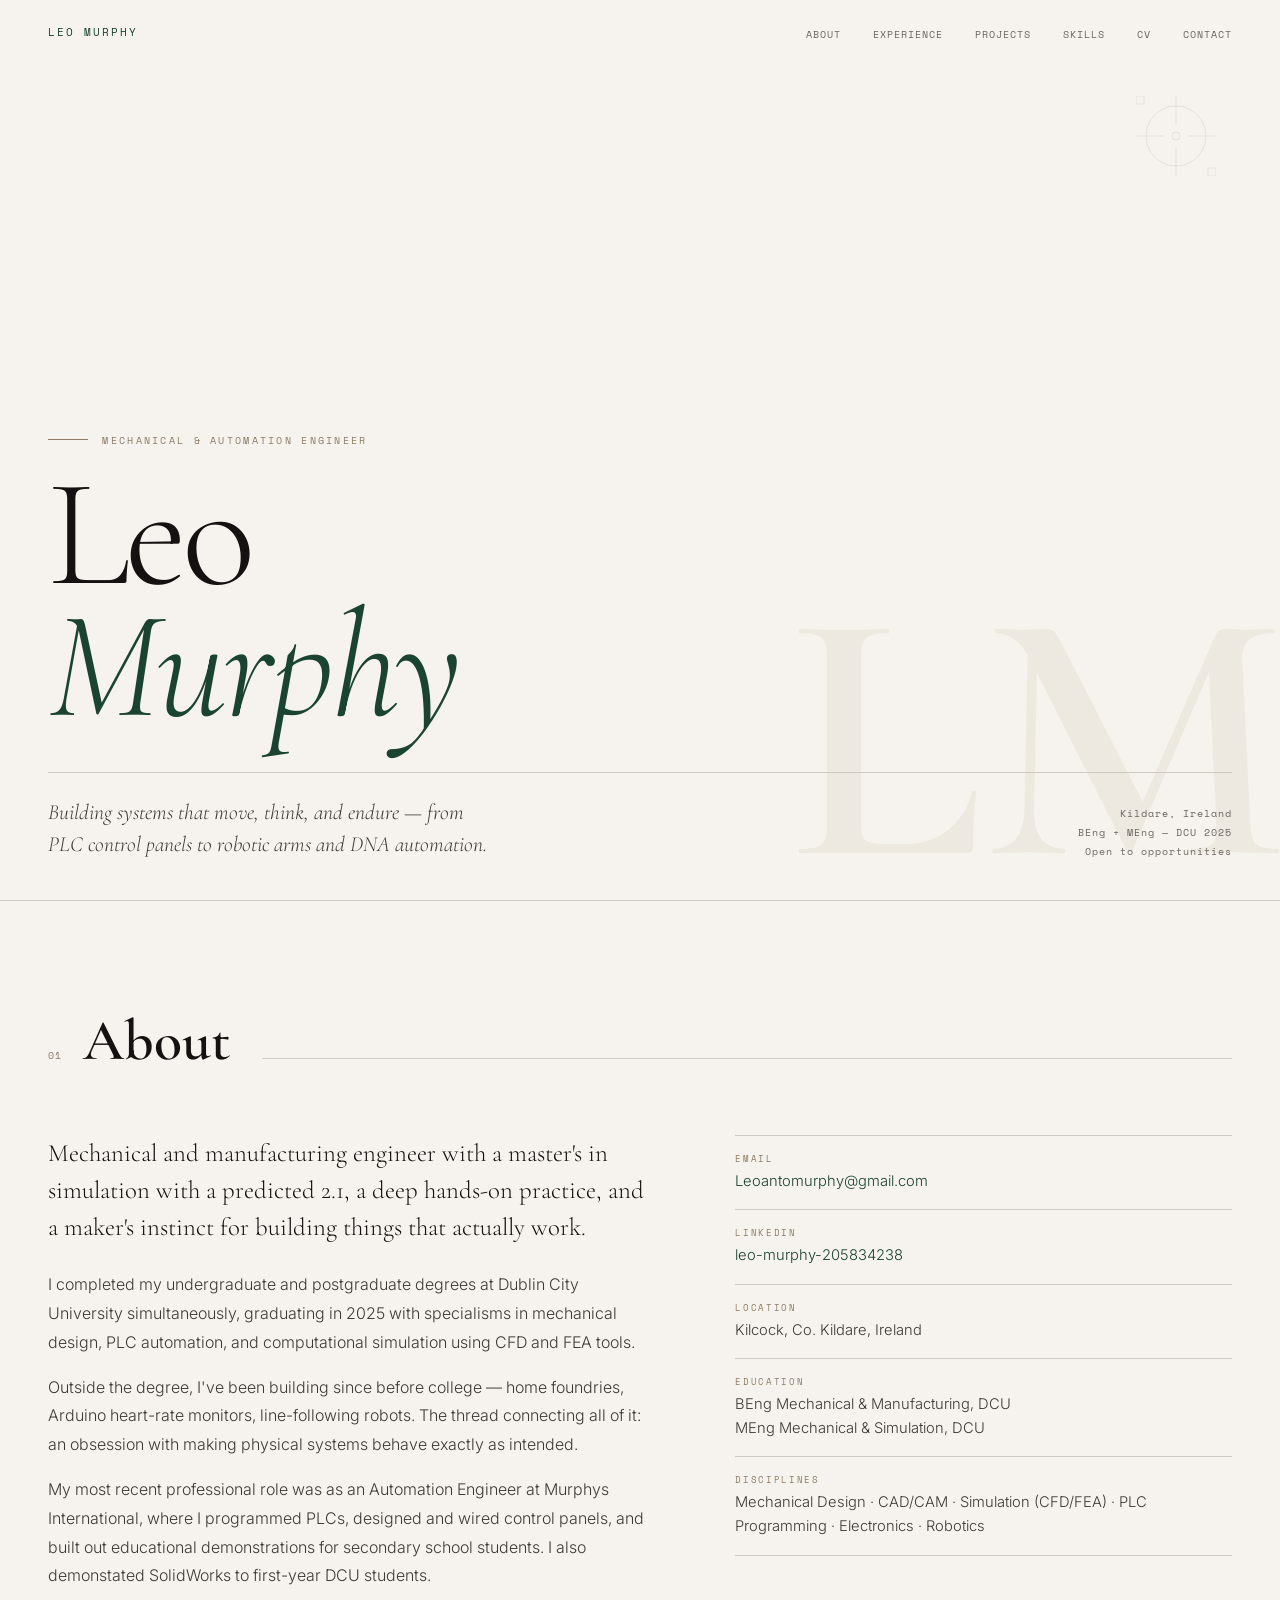
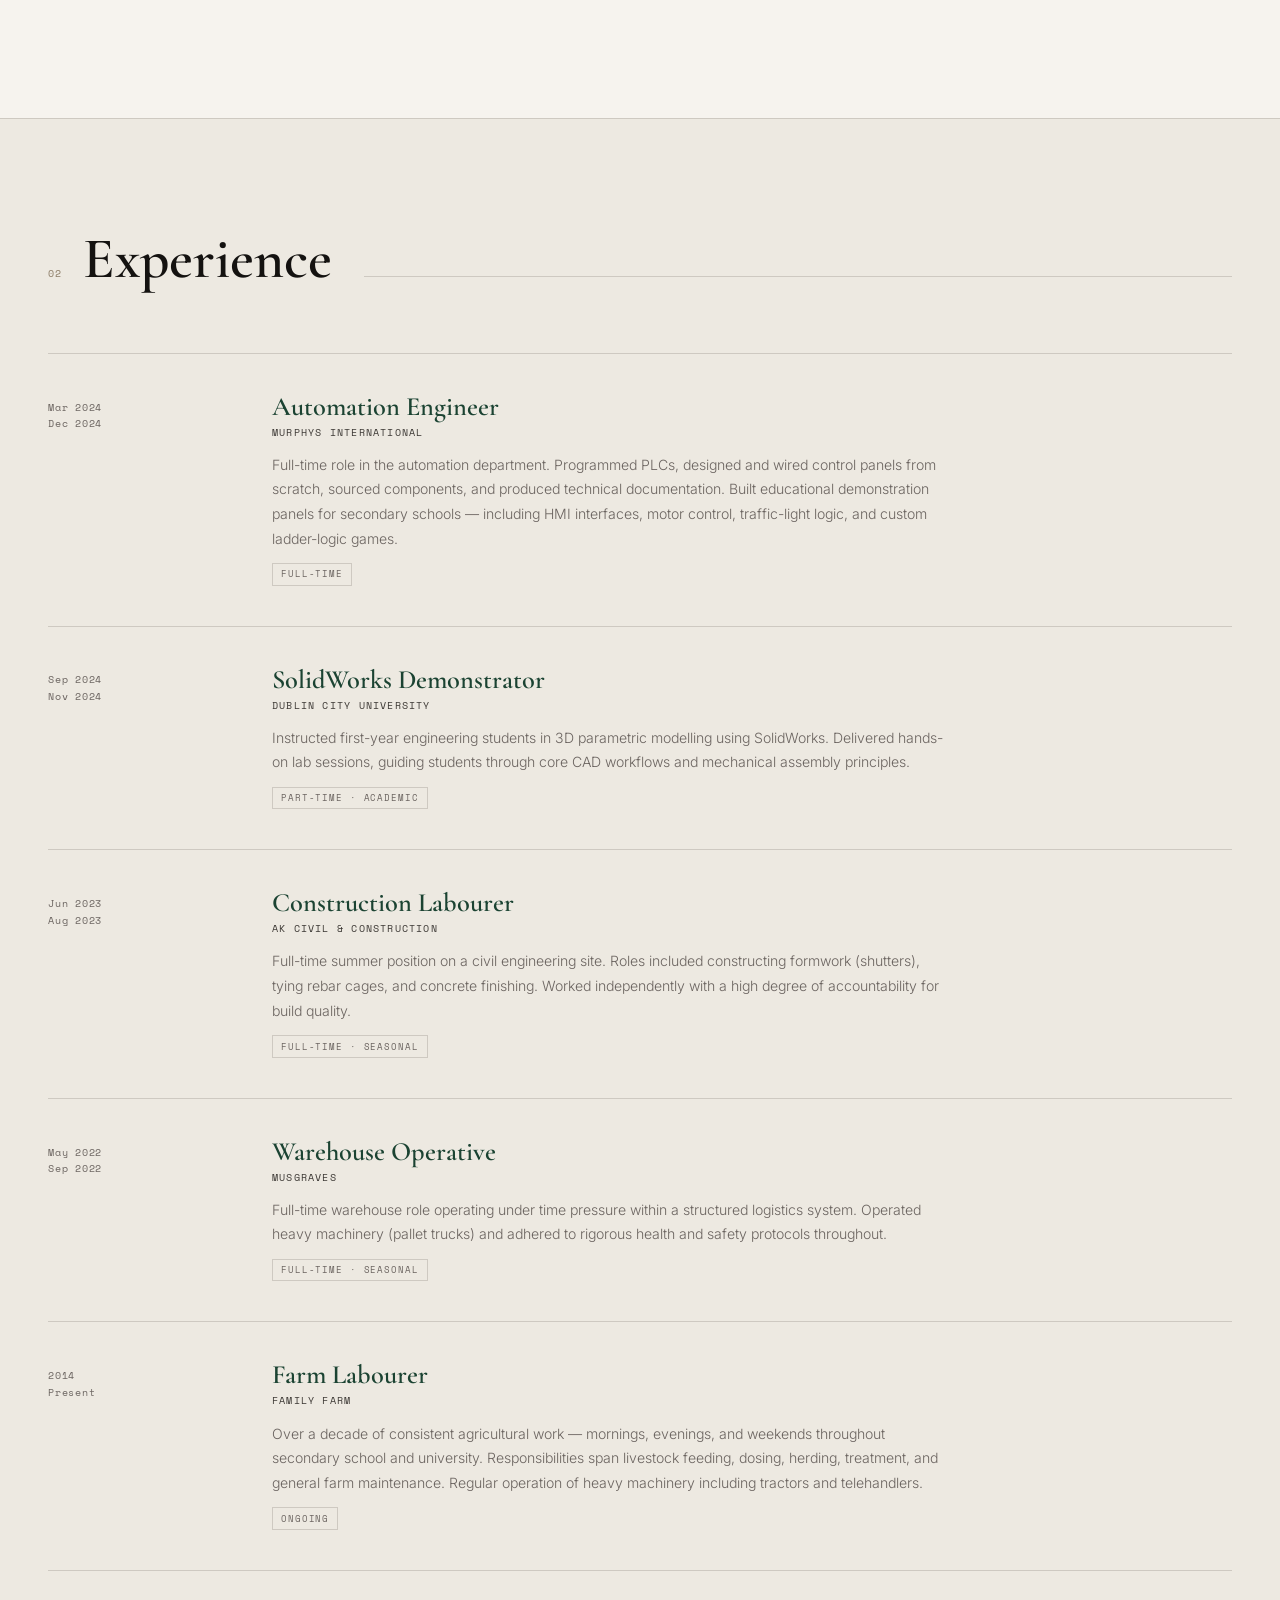
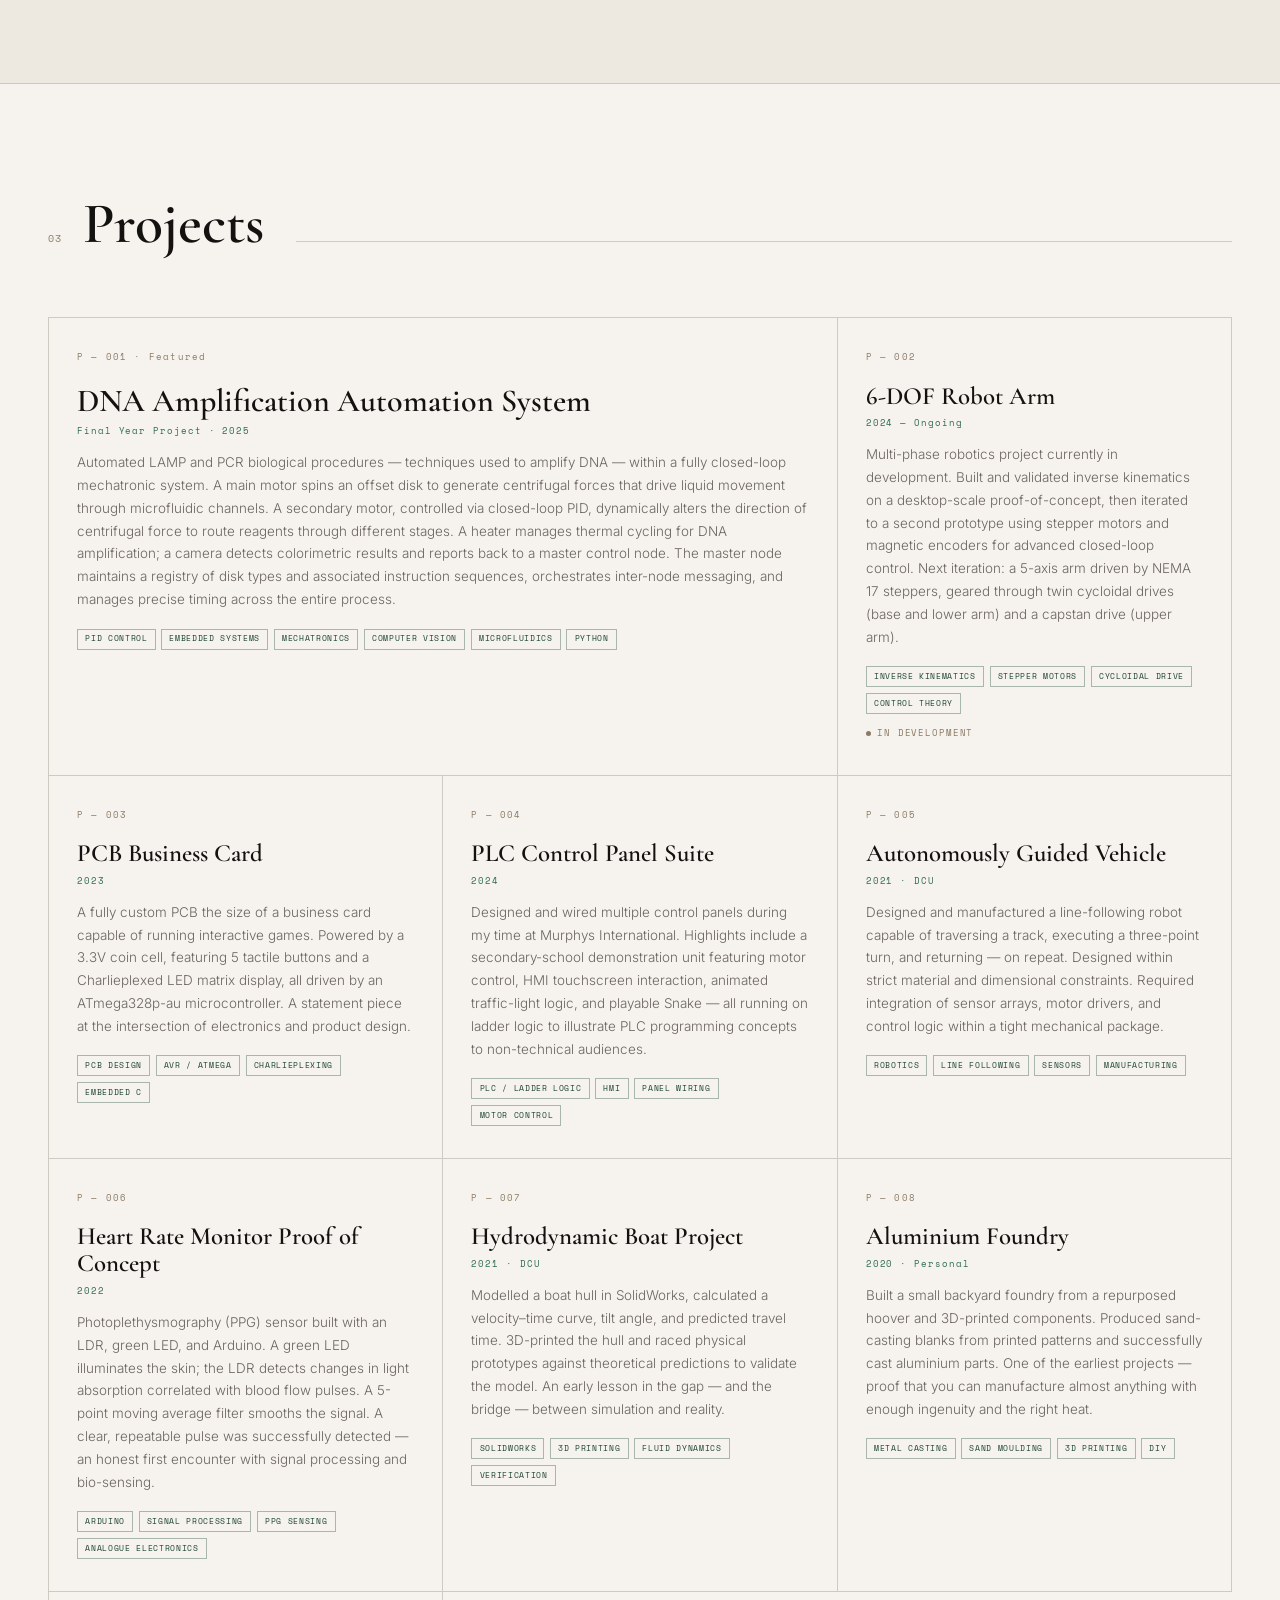
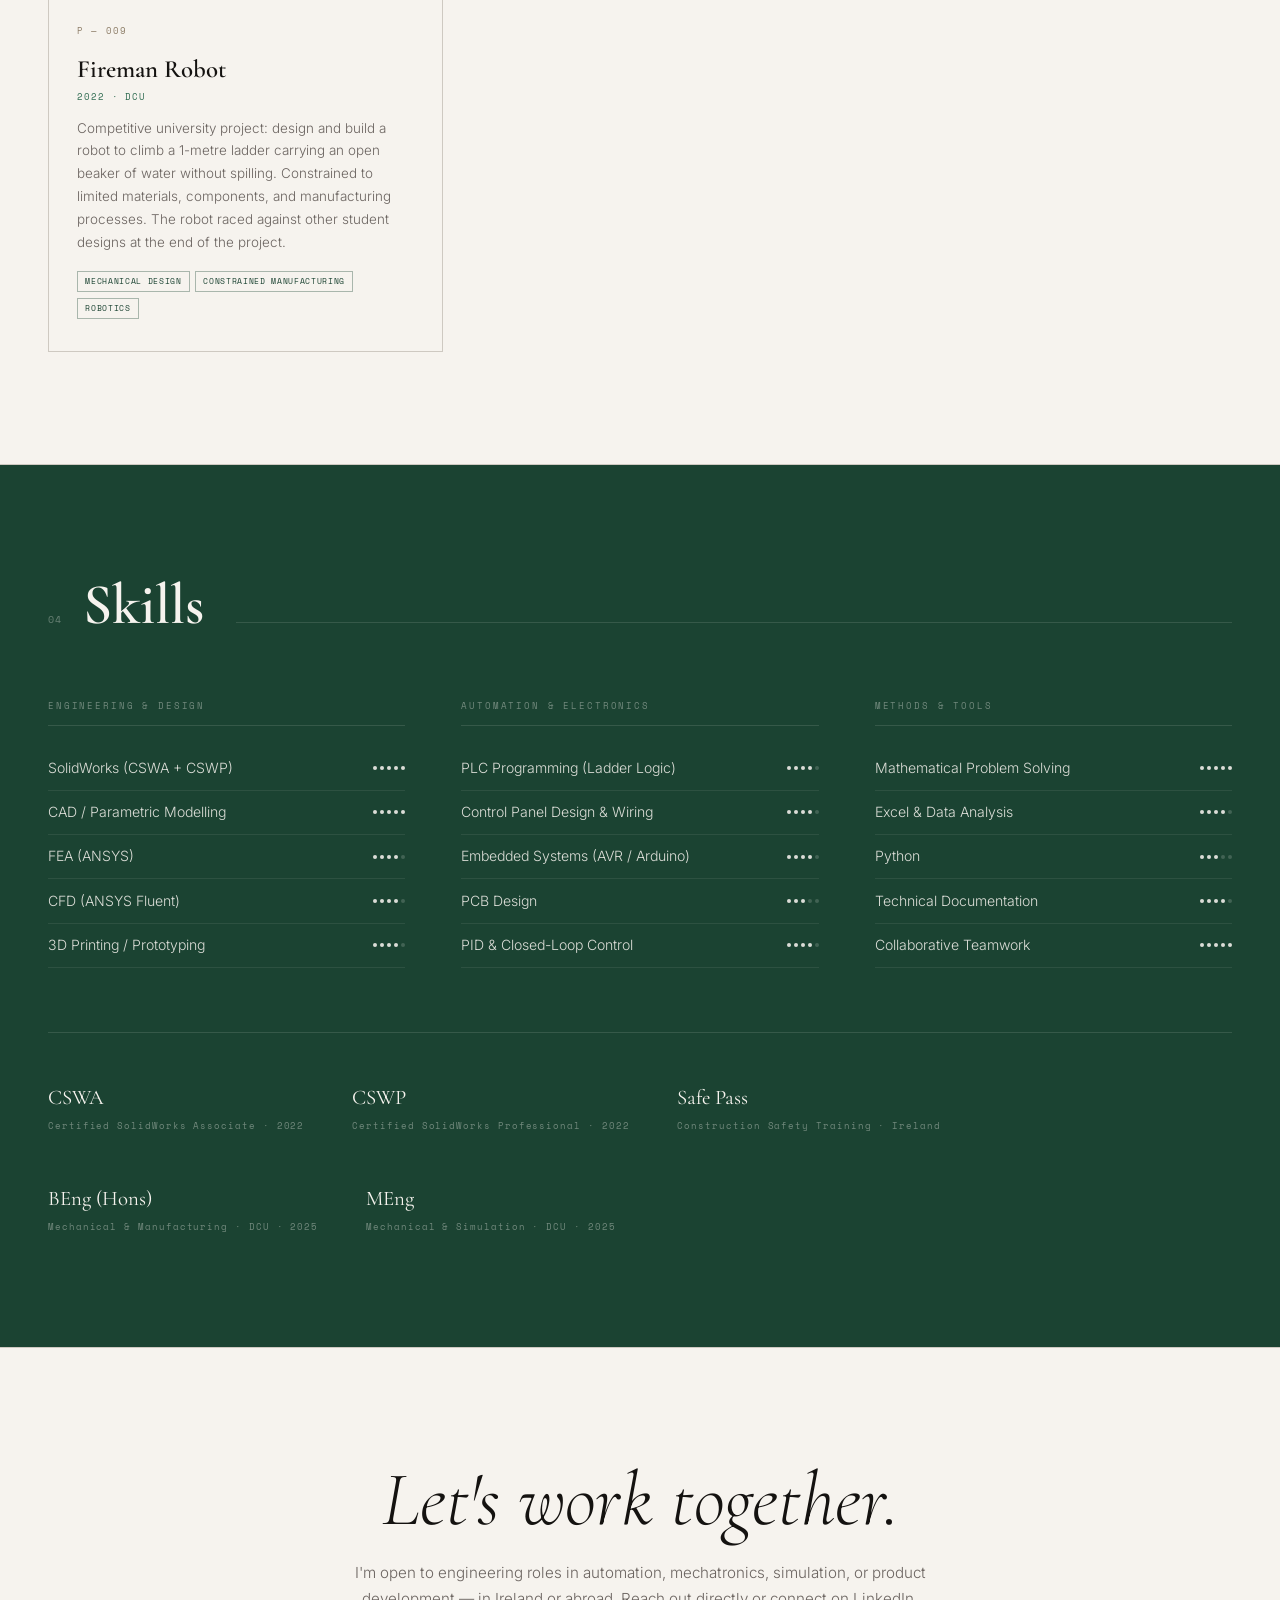
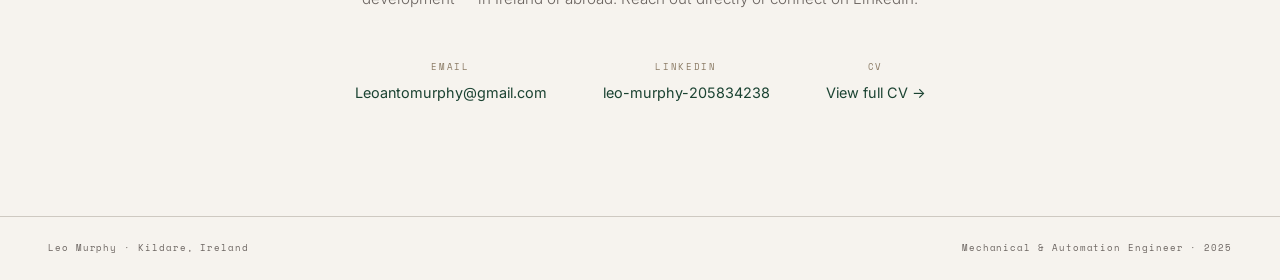
<file: index.html>
<!DOCTYPE html>
<html lang="en">
<head>
  <meta charset="UTF-8">
  <meta name="viewport" content="width=device-width, initial-scale=1.0">
  <title>Leo Murphy — Mechanical &amp; Automation Engineer</title>
  <link rel="preconnect" href="https://fonts.googleapis.com">
  <link rel="preconnect" href="https://fonts.gstatic.com" crossorigin>
  <link href="https://fonts.googleapis.com/css2?family=Cormorant+Garamond:ital,wght@0,300;0,400;0,600;1,300;1,400;1,600&family=Space+Mono:ital,wght@0,400;0,700;1,400&family=Inter:wght@300;400;500&display=swap" rel="stylesheet">
  <style>
    :root {
      --bg:       #F6F3EE;
      --bg-alt:   #EDE9E1;
      --ink:      #141210;
      --ink-mid:  #3D3935;
      --green:    #1B4332;
      --green-2:  #2D6A4F;
      --tan:      #8B7B65;
      --rule:     #CEC9C1;
      --muted:    #6B6460;
    }

    *, *::before, *::after { box-sizing: border-box; margin: 0; padding: 0; }

    html { scroll-behavior: smooth; }

    body {
      background: var(--bg);
      color: var(--ink);
      font-family: 'Inter', sans-serif;
      font-weight: 300;
      line-height: 1.6;
      overflow-x: hidden;
    }

    /* ── NAV ── */
    nav {
      position: fixed;
      inset: 0 0 auto;
      z-index: 100;
      display: flex;
      justify-content: space-between;
      align-items: center;
      padding: 1.25rem 3rem;
      transition: background 0.3s, border-color 0.3s;
      border-bottom: 1px solid transparent;
    }
    nav.scrolled {
      background: var(--bg);
      border-color: var(--rule);
    }
    .nav-name {
      font-family: 'Space Mono', monospace;
      font-size: 0.68rem;
      letter-spacing: 0.18em;
      text-transform: uppercase;
      color: var(--green);
      text-decoration: none;
    }
    .nav-links {
      display: flex;
      gap: 2rem;
      list-style: none;
    }
    .nav-links a {
      font-family: 'Space Mono', monospace;
      font-size: 0.63rem;
      letter-spacing: 0.1em;
      text-transform: uppercase;
      color: var(--muted);
      text-decoration: none;
      transition: color 0.2s;
    }
    .nav-links a:hover { color: var(--green); }

    /* ── HERO ── */
    #hero {
      min-height: 100svh;
      display: grid;
      grid-template-rows: 1fr auto;
      padding: 5rem 3rem 0;
      position: relative;
      overflow: hidden;
    }
    .hero-bg-num {
      position: absolute;
      bottom: -0.05em;
      right: -0.02em;
      font-family: 'Cormorant Garamond', serif;
      font-size: 28vw;
      font-weight: 600;
      color: var(--bg-alt);
      line-height: 1;
      pointer-events: none;
      user-select: none;
      z-index: 0;
    }
    .hero-content {
      position: relative;
      z-index: 1;
      display: flex;
      flex-direction: column;
      justify-content: flex-end;
      padding-bottom: 2.5rem;
    }
    .hero-eyebrow {
      font-family: 'Space Mono', monospace;
      font-size: 0.65rem;
      letter-spacing: 0.22em;
      text-transform: uppercase;
      color: var(--tan);
      margin-bottom: 1.25rem;
      display: flex;
      align-items: center;
      gap: 0.9rem;
    }
    .hero-eyebrow::before {
      content: '';
      display: block;
      width: 2.5rem;
      height: 1px;
      background: var(--tan);
    }
    h1.hero-name {
      font-family: 'Cormorant Garamond', serif;
      font-size: clamp(4.5rem, 12vw, 13rem);
      font-weight: 300;
      line-height: 0.86;
      letter-spacing: -0.025em;
      color: var(--ink);
    }
    h1.hero-name em {
      font-style: italic;
      color: var(--green);
    }
    .hero-bottom {
      position: relative;
      z-index: 1;
      display: flex;
      justify-content: space-between;
      align-items: flex-end;
      border-top: 1px solid var(--rule);
      padding: 1.5rem 0 2.5rem;
      gap: 2rem;
    }
    .hero-tagline {
      font-family: 'Cormorant Garamond', serif;
      font-size: 1.35rem;
      font-style: italic;
      font-weight: 300;
      color: var(--ink-mid);
      max-width: 28rem;
      line-height: 1.45;
    }
    .hero-meta {
      display: flex;
      flex-direction: column;
      align-items: flex-end;
      gap: 0.2rem;
      flex-shrink: 0;
    }
    .hero-meta span {
      font-family: 'Space Mono', monospace;
      font-size: 0.62rem;
      letter-spacing: 0.1em;
      color: var(--muted);
    }

    /* Technical crosshair decoration */
    .hero-crosshair {
      position: absolute;
      top: 6rem;
      right: 4rem;
      width: 5rem;
      height: 5rem;
      opacity: 0.12;
      pointer-events: none;
    }

    /* ── SHARED SECTION ── */
    section { padding: 7rem 3rem; }
    .section-header {
      display: flex;
      align-items: baseline;
      gap: 1.25rem;
      margin-bottom: 4rem;
    }
    .s-num {
      font-family: 'Space Mono', monospace;
      font-size: 0.6rem;
      letter-spacing: 0.15em;
      color: var(--tan);
      flex-shrink: 0;
    }
    .s-title {
      font-family: 'Cormorant Garamond', serif;
      font-size: clamp(2.2rem, 4.5vw, 3.75rem);
      font-weight: 600;
      line-height: 1;
      color: var(--ink);
    }
    .s-rule {
      flex: 1;
      height: 1px;
      background: var(--rule);
      margin-left: 0.75rem;
    }

    /* ── ABOUT ── */
    #about {
      border-top: 1px solid var(--rule);
    }
    .about-grid {
      display: grid;
      grid-template-columns: 1.1fr 0.9fr;
      gap: 5rem;
      align-items: start;
    }
    .about-lead {
      font-family: 'Cormorant Garamond', serif;
      font-size: 1.55rem;
      font-weight: 300;
      color: var(--ink);
      line-height: 1.5;
      margin-bottom: 1.5rem;
    }
    .about-body {
      font-size: 1rem;
      color: var(--ink-mid);
      line-height: 1.8;
      margin-bottom: 1rem;
    }
    .about-aside {
      display: flex;
      flex-direction: column;
      gap: 0;
    }
    .fact {
      padding: 1rem 0;
      border-bottom: 1px solid var(--rule);
      display: grid;
      gap: 0.2rem;
    }
    .fact:first-child { border-top: 1px solid var(--rule); }
    .fact-label {
      font-family: 'Space Mono', monospace;
      font-size: 0.58rem;
      letter-spacing: 0.18em;
      text-transform: uppercase;
      color: var(--tan);
    }
    .fact-value {
      font-size: 0.92rem;
      color: var(--ink-mid);
    }
    .fact-value a {
      color: var(--green);
      text-decoration: none;
    }
    .fact-value a:hover { text-decoration: underline; }

    /* ── EXPERIENCE ── */
    #experience {
      background: var(--bg-alt);
      border-top: 1px solid var(--rule);
    }
    .exp-list { display: flex; flex-direction: column; }
    .exp-item {
      display: grid;
      grid-template-columns: 11rem 1fr;
      gap: 3rem;
      padding: 2.5rem 0;
      border-bottom: 1px solid var(--rule);
    }
    .exp-item:first-child { border-top: 1px solid var(--rule); }
    .exp-period {
      font-family: 'Space Mono', monospace;
      font-size: 0.6rem;
      letter-spacing: 0.08em;
      line-height: 1.7;
      color: var(--muted);
      padding-top: 0.3rem;
    }
    .exp-body {}
    .exp-role {
      font-family: 'Cormorant Garamond', serif;
      font-size: 1.65rem;
      font-weight: 600;
      color: var(--green);
      line-height: 1.05;
      margin-bottom: 0.2rem;
    }
    .exp-org {
      font-family: 'Space Mono', monospace;
      font-size: 0.63rem;
      letter-spacing: 0.12em;
      text-transform: uppercase;
      color: var(--ink-mid);
      margin-bottom: 0.75rem;
    }
    .exp-desc {
      font-size: 0.88rem;
      color: var(--muted);
      line-height: 1.75;
      max-width: 42rem;
    }
    .exp-type {
      display: inline-block;
      margin-top: 0.75rem;
      font-family: 'Space Mono', monospace;
      font-size: 0.55rem;
      letter-spacing: 0.1em;
      text-transform: uppercase;
      border: 1px solid var(--rule);
      color: var(--muted);
      padding: 0.2rem 0.5rem;
    }

    /* ── PROJECTS ── */
    #projects {
      border-top: 1px solid var(--rule);
    }
    .projects-grid {
      display: grid;
      grid-template-columns: repeat(3, 1fr);
      border-top: 1px solid var(--rule);
      border-left: 1px solid var(--rule);
    }
    .p-card {
      border-right: 1px solid var(--rule);
      border-bottom: 1px solid var(--rule);
      padding: 2rem 1.75rem;
      transition: background 0.2s;
      display: block;
      color: inherit;
      text-decoration: none;
      position: relative;
    }
    .p-card:hover { background: var(--bg-alt); }
    .p-card:hover .p-title { color: var(--green); }
    .p-card::after {
      content: '→';
      position: absolute;
      top: 1.4rem;
      right: 1.5rem;
      font-family: 'Space Mono', monospace;
      font-size: 0.85rem;
      color: var(--tan);
      opacity: 0;
      transform: translateX(-6px);
      transition: opacity 0.25s, transform 0.25s, color 0.25s;
    }
    .p-card:hover::after {
      opacity: 1;
      transform: translateX(0);
      color: var(--green);
    }
    .p-card.span2 { grid-column: span 2; }
    .p-card.span3 { grid-column: span 3; }
    .p-idx {
      font-family: 'Space Mono', monospace;
      font-size: 0.57rem;
      letter-spacing: 0.13em;
      color: var(--tan);
      margin-bottom: 1.1rem;
    }
    .p-title {
      font-family: 'Cormorant Garamond', serif;
      font-size: 1.55rem;
      font-weight: 600;
      color: var(--ink);
      line-height: 1.1;
      margin-bottom: 0.4rem;
    }
    .p-card.span2 .p-title { font-size: 2rem; }
    .p-year {
      font-family: 'Space Mono', monospace;
      font-size: 0.58rem;
      letter-spacing: 0.1em;
      color: var(--green-2);
      margin-bottom: 0.75rem;
    }
    .p-desc {
      font-size: 0.84rem;
      color: var(--muted);
      line-height: 1.7;
    }
    .p-tags {
      display: flex;
      flex-wrap: wrap;
      gap: 0.35rem;
      margin-top: 1.1rem;
    }
    .tag {
      font-family: 'Space Mono', monospace;
      font-size: 0.52rem;
      letter-spacing: 0.08em;
      text-transform: uppercase;
      color: var(--green);
      border: 1px solid rgba(27,67,50,0.35);
      padding: 0.18rem 0.45rem;
    }
    .p-status {
      display: inline-flex;
      align-items: center;
      gap: 0.4rem;
      margin-top: 0.75rem;
      font-family: 'Space Mono', monospace;
      font-size: 0.55rem;
      letter-spacing: 0.1em;
      text-transform: uppercase;
      color: var(--tan);
    }
    .p-status::before {
      content: '';
      width: 5px; height: 5px;
      border-radius: 50%;
      background: var(--tan);
      animation: pulse 2s infinite;
    }
    @keyframes pulse {
      0%, 100% { opacity: 1; }
      50% { opacity: 0.3; }
    }

    /* ── SKILLS ── */
    #skills {
      background: var(--green);
      border-top: 1px solid var(--rule);
    }
    #skills .s-title { color: var(--bg); }
    #skills .s-num   { color: rgba(246,243,238,0.35); }
    #skills .s-rule  { background: rgba(246,243,238,0.12); }

    .skills-layout {
      display: grid;
      grid-template-columns: 1fr 1fr 1fr;
      gap: 3.5rem;
    }
    .skill-group {}
    .sk-heading {
      font-family: 'Space Mono', monospace;
      font-size: 0.58rem;
      letter-spacing: 0.2em;
      text-transform: uppercase;
      color: rgba(246,243,238,0.4);
      margin-bottom: 1.25rem;
      padding-bottom: 0.75rem;
      border-bottom: 1px solid rgba(246,243,238,0.12);
    }
    .sk-item {
      display: flex;
      justify-content: space-between;
      align-items: center;
      padding: 0.65rem 0;
      border-bottom: 1px solid rgba(246,243,238,0.08);
    }
    .sk-name {
      font-size: 0.88rem;
      color: rgba(246,243,238,0.88);
      font-weight: 300;
    }
    .sk-bar {
      display: flex;
      gap: 3px;
    }
    .sk-bar span {
      display: block;
      width: 4px;
      height: 4px;
      border-radius: 50%;
      background: rgba(246,243,238,0.18);
    }
    .sk-bar span.on { background: rgba(246,243,238,0.88); }

    .certs-row {
      margin-top: 4rem;
      padding-top: 3rem;
      border-top: 1px solid rgba(246,243,238,0.12);
      display: flex;
      gap: 3rem;
      flex-wrap: wrap;
    }
    .cert {
      display: flex;
      flex-direction: column;
      gap: 0.3rem;
    }
    .cert-name {
      font-family: 'Cormorant Garamond', serif;
      font-size: 1.3rem;
      font-weight: 400;
      color: var(--bg);
    }
    .cert-detail {
      font-family: 'Space Mono', monospace;
      font-size: 0.58rem;
      letter-spacing: 0.1em;
      color: rgba(246,243,238,0.4);
    }

    /* ── CONTACT ── */
    #contact {
      border-top: 1px solid var(--rule);
      text-align: center;
    }
    .contact-inner { max-width: 38rem; margin: 0 auto; }
    .contact-heading {
      font-family: 'Cormorant Garamond', serif;
      font-size: clamp(2.8rem, 6vw, 5rem);
      font-weight: 300;
      font-style: italic;
      line-height: 1.05;
      color: var(--ink);
      margin-bottom: 1.25rem;
    }
    .contact-sub {
      font-size: 0.95rem;
      color: var(--muted);
      margin-bottom: 3rem;
      line-height: 1.7;
    }
    .contact-links {
      display: flex;
      justify-content: center;
      gap: 3.5rem;
      flex-wrap: wrap;
    }
    .c-link { text-decoration: none; display: flex; flex-direction: column; align-items: center; gap: 0.4rem; }
    .c-link-label {
      font-family: 'Space Mono', monospace;
      font-size: 0.58rem;
      letter-spacing: 0.18em;
      text-transform: uppercase;
      color: var(--tan);
    }
    .c-link-val {
      font-size: 0.9rem;
      color: var(--green);
      font-weight: 400;
    }
    .c-link:hover .c-link-val { text-decoration: underline; }

    /* ── FOOTER ── */
    footer {
      padding: 1.5rem 3rem;
      border-top: 1px solid var(--rule);
      display: flex;
      justify-content: space-between;
      align-items: center;
    }
    footer span {
      font-family: 'Space Mono', monospace;
      font-size: 0.58rem;
      letter-spacing: 0.1em;
      color: var(--muted);
    }

    /* ── REVEAL ANIMATION ── */
    .reveal {
      opacity: 0;
      transform: translateY(18px);
      transition: opacity 0.7s ease, transform 0.7s ease;
    }
    .reveal.in { opacity: 1; transform: none; }

    /* ── RESPONSIVE ── */
    @media (max-width: 860px) {
      nav { padding: 1rem 1.5rem; }
      .nav-links { display: none; }
      section { padding: 5rem 1.5rem; }
      #hero { padding: 5rem 1.5rem 0; }
      .hero-bg-num { font-size: 40vw; }
      .about-grid { grid-template-columns: 1fr; gap: 2.5rem; }
      .skills-layout { grid-template-columns: 1fr; gap: 2rem; }
      .projects-grid { grid-template-columns: 1fr; }
      .p-card.span2, .p-card.span3 { grid-column: span 1; }
      .p-card.span2 .p-title { font-size: 1.55rem; }
      .exp-item { grid-template-columns: 1fr; gap: 0.4rem; }
      .hero-bottom { flex-direction: column; align-items: flex-start; gap: 1rem; }
      .hero-meta { align-items: flex-start; }
      .certs-row { gap: 2rem; }
    }
  </style>
</head>
<body>

  <!-- NAV -->
  <nav id="nav">
    <a class="nav-name" href="#hero">Leo Murphy</a>
    <ul class="nav-links">
      <li><a href="#about">About</a></li>
      <li><a href="#experience">Experience</a></li>
      <li><a href="#projects">Projects</a></li>
      <li><a href="#skills">Skills</a></li>
      <li><a href="cv.html">CV</a></li>
      <li><a href="#contact">Contact</a></li>
    </ul>
  </nav>

  <!-- HERO -->
  <section id="hero">
    <!-- decorative crosshair -->
    <svg class="hero-crosshair" viewBox="0 0 80 80" fill="none" xmlns="http://www.w3.org/2000/svg">
      <circle cx="40" cy="40" r="30" stroke="#1B4332" stroke-width="0.75"/>
      <circle cx="40" cy="40" r="4" stroke="#1B4332" stroke-width="0.75"/>
      <line x1="40" y1="0" x2="40" y2="28" stroke="#1B4332" stroke-width="0.75"/>
      <line x1="40" y1="52" x2="40" y2="80" stroke="#1B4332" stroke-width="0.75"/>
      <line x1="0" y1="40" x2="28" y2="40" stroke="#1B4332" stroke-width="0.75"/>
      <line x1="52" y1="40" x2="80" y2="40" stroke="#1B4332" stroke-width="0.75"/>
      <rect x="0" y="0" width="8" height="8" stroke="#1B4332" stroke-width="0.75" fill="none"/>
      <rect x="72" y="72" width="8" height="8" stroke="#1B4332" stroke-width="0.75" fill="none"/>
    </svg>

    <div class="hero-bg-num">LM</div>

    <div class="hero-content">
      <div class="hero-eyebrow">Mechanical &amp; Automation Engineer</div>
      <h1 class="hero-name">Leo<br><em>Murphy</em></h1>
    </div>

    <div class="hero-bottom">
      <p class="hero-tagline">Building systems that move, think, and endure — from PLC control panels to robotic arms and DNA automation.</p>
      <div class="hero-meta">
        <span>Kildare, Ireland</span>
        <span>BEng + MEng — DCU 2025</span>
        <span>Open to opportunities</span>
      </div>
    </div>
  </section>

  <!-- ABOUT -->
  <section id="about">
    <div class="section-header">
      <span class="s-num">01</span>
      <h2 class="s-title">About</h2>
      <div class="s-rule"></div>
    </div>
    <div class="about-grid">
      <div>
        <p class="about-lead reveal">Mechanical and manufacturing engineer with a master's in simulation with a predicted 2.1, a deep hands-on practice, and a maker's instinct for building things that actually work.</p>
        <p class="about-body reveal">I completed my undergraduate and postgraduate degrees at Dublin City University simultaneously, graduating in 2025 with specialisms in mechanical design, PLC automation, and computational simulation using CFD and FEA tools.</p>
        <p class="about-body reveal">Outside the degree, I've been building since before college — home foundries, Arduino heart-rate monitors, line-following robots. The thread connecting all of it: an obsession with making physical systems behave exactly as intended.</p>
        <p class="about-body reveal">My most recent professional role was as an Automation Engineer at Murphys International, where I programmed PLCs, designed and wired control panels, and built out educational demonstrations for secondary school students. I also demonstated SolidWorks to first-year DCU students.</p>
      </div>
      <div class="about-aside reveal">
        <div class="fact">
          <span class="fact-label">Email</span>
          <span class="fact-value"><a href="mailto:Leoantomurphy@gmail.com">Leoantomurphy@gmail.com</a></span>
        </div>
        <div class="fact">
          <span class="fact-label">LinkedIn</span>
          <span class="fact-value"><a href="https://linkedin.com/in/leo-murphy-205834238" target="_blank" rel="noopener">leo-murphy-205834238</a></span>
        </div>
        <div class="fact">
          <span class="fact-label">Location</span>
          <span class="fact-value">Kilcock, Co. Kildare, Ireland</span>
        </div>
        <div class="fact">
          <span class="fact-label">Education</span>
          <span class="fact-value">BEng Mechanical &amp; Manufacturing, DCU<br>MEng Mechanical &amp; Simulation, DCU</span>
        </div>
        <div class="fact">
          <span class="fact-label">Disciplines</span>
          <span class="fact-value">Mechanical Design · CAD/CAM · Simulation (CFD/FEA) · PLC Programming · Electronics · Robotics</span>
        </div>
      </div>
    </div>
  </section>

  <!-- EXPERIENCE -->
  <section id="experience">
    <div class="section-header">
      <span class="s-num">02</span>
      <h2 class="s-title">Experience</h2>
      <div class="s-rule"></div>
    </div>
    <div class="exp-list">

      <div class="exp-item reveal">
        <div class="exp-period">Mar 2024<br>Dec 2024</div>
        <div class="exp-body">
          <div class="exp-role">Automation Engineer</div>
          <div class="exp-org">Murphys International</div>
          <p class="exp-desc">Full-time role in the automation department. Programmed PLCs, designed and wired control panels from scratch, sourced components, and produced technical documentation. Built educational demonstration panels for secondary schools — including HMI interfaces, motor control, traffic-light logic, and custom ladder-logic games.</p>
          <span class="exp-type">Full-time</span>
        </div>
      </div>

      <div class="exp-item reveal">
        <div class="exp-period">Sep 2024<br>Nov 2024</div>
        <div class="exp-body">
          <div class="exp-role">SolidWorks Demonstrator</div>
          <div class="exp-org">Dublin City University</div>
          <p class="exp-desc">Instructed first-year engineering students in 3D parametric modelling using SolidWorks. Delivered hands-on lab sessions, guiding students through core CAD workflows and mechanical assembly principles.</p>
          <span class="exp-type">Part-time · Academic</span>
        </div>
      </div>

      <div class="exp-item reveal">
        <div class="exp-period">Jun 2023<br>Aug 2023</div>
        <div class="exp-body">
          <div class="exp-role">Construction Labourer</div>
          <div class="exp-org">AK Civil &amp; Construction</div>
          <p class="exp-desc">Full-time summer position on a civil engineering site. Roles included constructing formwork (shutters), tying rebar cages, and concrete finishing. Worked independently with a high degree of accountability for build quality.</p>
          <span class="exp-type">Full-time · Seasonal</span>
        </div>
      </div>

      <div class="exp-item reveal">
        <div class="exp-period">May 2022<br>Sep 2022</div>
        <div class="exp-body">
          <div class="exp-role">Warehouse Operative</div>
          <div class="exp-org">Musgraves</div>
          <p class="exp-desc">Full-time warehouse role operating under time pressure within a structured logistics system. Operated heavy machinery (pallet trucks) and adhered to rigorous health and safety protocols throughout.</p>
          <span class="exp-type">Full-time · Seasonal</span>
        </div>
      </div>

      <div class="exp-item reveal">
        <div class="exp-period">2014<br>Present</div>
        <div class="exp-body">
          <div class="exp-role">Farm Labourer</div>
          <div class="exp-org">Family Farm</div>
          <p class="exp-desc">Over a decade of consistent agricultural work — mornings, evenings, and weekends throughout secondary school and university. Responsibilities span livestock feeding, dosing, herding, treatment, and general farm maintenance. Regular operation of heavy machinery including tractors and telehandlers.</p>
          <span class="exp-type">Ongoing</span>
        </div>
      </div>

    </div>
  </section>

  <!-- PROJECTS -->
  <section id="projects">
    <div class="section-header">
      <span class="s-num">03</span>
      <h2 class="s-title">Projects</h2>
      <div class="s-rule"></div>
    </div>
    <div class="projects-grid">

      <!-- Featured -->
      <a class="p-card span2 reveal" href="project-dna-amplification.html">
        <div class="p-idx">P — 001 · Featured</div>
        <div class="p-title">DNA Amplification Automation System</div>
        <div class="p-year">Final Year Project · 2025</div>
        <p class="p-desc">Automated LAMP and PCR biological procedures — techniques used to amplify DNA — within a fully closed-loop mechatronic system. A main motor spins an offset disk to generate centrifugal forces that drive liquid movement through microfluidic channels. A secondary motor, controlled via closed-loop PID, dynamically alters the direction of centrifugal force to route reagents through different stages. A heater manages thermal cycling for DNA amplification; a camera detects colorimetric results and reports back to a master control node. The master node maintains a registry of disk types and associated instruction sequences, orchestrates inter-node messaging, and manages precise timing across the entire process.</p>
        <div class="p-tags">
          <span class="tag">PID Control</span>
          <span class="tag">Embedded Systems</span>
          <span class="tag">Mechatronics</span>
          <span class="tag">Computer Vision</span>
          <span class="tag">Microfluidics</span>
          <span class="tag">Python</span>
        </div>
      </a>

      <a class="p-card reveal" href="project-robot-arm.html">
        <div class="p-idx">P — 002</div>
        <div class="p-title">6-DOF Robot Arm</div>
        <div class="p-year">2024 — Ongoing</div>
        <p class="p-desc">Multi-phase robotics project currently in development. Built and validated inverse kinematics on a desktop-scale proof-of-concept, then iterated to a second prototype using stepper motors and magnetic encoders for advanced closed-loop control. Next iteration: a 5-axis arm driven by NEMA 17 steppers, geared through twin cycloidal drives (base and lower arm) and a capstan drive (upper arm).</p>
        <div class="p-tags">
          <span class="tag">Inverse Kinematics</span>
          <span class="tag">Stepper Motors</span>
          <span class="tag">Cycloidal Drive</span>
          <span class="tag">Control Theory</span>
        </div>
        <div class="p-status">In development</div>
      </a>

      <a class="p-card reveal" href="project-pcb-business-card.html">
        <div class="p-idx">P — 003</div>
        <div class="p-title">PCB Business Card</div>
        <div class="p-year">2023</div>
        <p class="p-desc">A fully custom PCB the size of a business card capable of running interactive games. Powered by a 3.3V coin cell, featuring 5 tactile buttons and a Charlieplexed LED matrix display, all driven by an ATmega328p-au microcontroller. A statement piece at the intersection of electronics and product design.</p>
        <div class="p-tags">
          <span class="tag">PCB Design</span>
          <span class="tag">AVR / ATmega</span>
          <span class="tag">Charlieplexing</span>
          <span class="tag">Embedded C</span>
        </div>
      </a>

      <a class="p-card reveal" href="project-control-panels.html">
        <div class="p-idx">P — 004</div>
        <div class="p-title">PLC Control Panel Suite</div>
        <div class="p-year">2024</div>
        <p class="p-desc">Designed and wired multiple control panels during my time at Murphys International. Highlights include a secondary-school demonstration unit featuring motor control, HMI touchscreen interaction, animated traffic-light logic, and playable Snake — all running on ladder logic to illustrate PLC programming concepts to non-technical audiences.</p>
        <div class="p-tags">
          <span class="tag">PLC / Ladder Logic</span>
          <span class="tag">HMI</span>
          <span class="tag">Panel Wiring</span>
          <span class="tag">Motor Control</span>
        </div>
      </a>

      <a class="p-card reveal" href="project-agv.html">
        <div class="p-idx">P — 005</div>
        <div class="p-title">Autonomously Guided Vehicle</div>
        <div class="p-year">2021 · DCU</div>
        <p class="p-desc">Designed and manufactured a line-following robot capable of traversing a track, executing a three-point turn, and returning — on repeat. Designed within strict material and dimensional constraints. Required integration of sensor arrays, motor drivers, and control logic within a tight mechanical package.</p>
        <div class="p-tags">
          <span class="tag">Robotics</span>
          <span class="tag">Line Following</span>
          <span class="tag">Sensors</span>
          <span class="tag">Manufacturing</span>
        </div>
      </a>

      <a class="p-card reveal" href="project-heart-rate.html">
        <div class="p-idx">P — 006</div>
        <div class="p-title">Heart Rate Monitor Proof of Concept</div>
        <div class="p-year">2022</div>
        <p class="p-desc">Photoplethysmography (PPG) sensor built with an LDR, green LED, and Arduino. A green LED illuminates the skin; the LDR detects changes in light absorption correlated with blood flow pulses. A 5-point moving average filter smooths the signal. A clear, repeatable pulse was successfully detected — an honest first encounter with signal processing and bio-sensing.</p>
        <div class="p-tags">
          <span class="tag">Arduino</span>
          <span class="tag">Signal Processing</span>
          <span class="tag">PPG Sensing</span>
          <span class="tag">Analogue Electronics</span>
        </div>
      </a>

      <a class="p-card reveal" href="project-boat.html">
        <div class="p-idx">P — 007</div>
        <div class="p-title">Hydrodynamic Boat Project</div>
        <div class="p-year">2021 · DCU</div>
        <p class="p-desc">Modelled a boat hull in SolidWorks, calculated a velocity–time curve, tilt angle, and predicted travel time. 3D-printed the hull and raced physical prototypes against theoretical predictions to validate the model. An early lesson in the gap — and the bridge — between simulation and reality.</p>
        <div class="p-tags">
          <span class="tag">SolidWorks</span>
          <span class="tag">3D Printing</span>
          <span class="tag">Fluid Dynamics</span>
          <span class="tag">Verification</span>
        </div>
      </a>

      <a class="p-card reveal" href="project-aluminium-foundry.html">
        <div class="p-idx">P — 008</div>
        <div class="p-title">Aluminium Foundry</div>
        <div class="p-year">2020 · Personal</div>
        <p class="p-desc">Built a small backyard foundry from a repurposed hoover and 3D-printed components. Produced sand-casting blanks from printed patterns and successfully cast aluminium parts. One of the earliest projects — proof that you can manufacture almost anything with enough ingenuity and the right heat.</p>
        <div class="p-tags">
          <span class="tag">Metal Casting</span>
          <span class="tag">Sand Moulding</span>
          <span class="tag">3D Printing</span>
          <span class="tag">DIY</span>
        </div>
      </a>

      <a class="p-card reveal" href="project-fireman.html">
        <div class="p-idx">P — 009</div>
        <div class="p-title">Fireman Robot</div>
        <div class="p-year">2022 · DCU</div>
        <p class="p-desc">Competitive university project: design and build a robot to climb a 1-metre ladder carrying an open beaker of water without spilling. Constrained to limited materials, components, and manufacturing processes. The robot raced against other student designs at the end of the project.</p>
        <div class="p-tags">
          <span class="tag">Mechanical Design</span>
          <span class="tag">Constrained Manufacturing</span>
          <span class="tag">Robotics</span>
        </div>
      </a>

    </div>
  </section>

  <!-- SKILLS -->
  <section id="skills">
    <div class="section-header">
      <span class="s-num">04</span>
      <h2 class="s-title">Skills</h2>
      <div class="s-rule"></div>
    </div>

    <div class="skills-layout">
      <div class="skill-group reveal">
        <div class="sk-heading">Engineering &amp; Design</div>
        <div class="sk-item"><span class="sk-name">SolidWorks (CSWA + CSWP)</span><div class="sk-bar"><span class="on"></span><span class="on"></span><span class="on"></span><span class="on"></span><span class="on"></span></div></div>
        <div class="sk-item"><span class="sk-name">CAD / Parametric Modelling</span><div class="sk-bar"><span class="on"></span><span class="on"></span><span class="on"></span><span class="on"></span><span class="on"></span></div></div>
        <div class="sk-item"><span class="sk-name">FEA (ANSYS)</span><div class="sk-bar"><span class="on"></span><span class="on"></span><span class="on"></span><span class="on"></span><span></span></div></div>
        <div class="sk-item"><span class="sk-name">CFD (ANSYS Fluent)</span><div class="sk-bar"><span class="on"></span><span class="on"></span><span class="on"></span><span class="on"></span><span></span></div></div>
        <div class="sk-item"><span class="sk-name">3D Printing / Prototyping</span><div class="sk-bar"><span class="on"></span><span class="on"></span><span class="on"></span><span class="on"></span><span></span></div></div>
      </div>

      <div class="skill-group reveal">
        <div class="sk-heading">Automation &amp; Electronics</div>
        <div class="sk-item"><span class="sk-name">PLC Programming (Ladder Logic)</span><div class="sk-bar"><span class="on"></span><span class="on"></span><span class="on"></span><span class="on"></span><span></span></div></div>
        <div class="sk-item"><span class="sk-name">Control Panel Design &amp; Wiring</span><div class="sk-bar"><span class="on"></span><span class="on"></span><span class="on"></span><span class="on"></span><span></span></div></div>
        <div class="sk-item"><span class="sk-name">Embedded Systems (AVR / Arduino)</span><div class="sk-bar"><span class="on"></span><span class="on"></span><span class="on"></span><span class="on"></span><span></span></div></div>
        <div class="sk-item"><span class="sk-name">PCB Design</span><div class="sk-bar"><span class="on"></span><span class="on"></span><span class="on"></span><span></span><span></span></div></div>
        <div class="sk-item"><span class="sk-name">PID &amp; Closed-Loop Control</span><div class="sk-bar"><span class="on"></span><span class="on"></span><span class="on"></span><span class="on"></span><span></span></div></div>
      </div>

      <div class="skill-group reveal">
        <div class="sk-heading">Methods &amp; Tools</div>
        <div class="sk-item"><span class="sk-name">Mathematical Problem Solving</span><div class="sk-bar"><span class="on"></span><span class="on"></span><span class="on"></span><span class="on"></span><span class="on"></span></div></div>
        <div class="sk-item"><span class="sk-name">Excel &amp; Data Analysis</span><div class="sk-bar"><span class="on"></span><span class="on"></span><span class="on"></span><span class="on"></span><span></span></div></div>
        <div class="sk-item"><span class="sk-name">Python</span><div class="sk-bar"><span class="on"></span><span class="on"></span><span class="on"></span><span></span><span></span></div></div>
        <div class="sk-item"><span class="sk-name">Technical Documentation</span><div class="sk-bar"><span class="on"></span><span class="on"></span><span class="on"></span><span class="on"></span><span></span></div></div>
        <div class="sk-item"><span class="sk-name">Collaborative Teamwork</span><div class="sk-bar"><span class="on"></span><span class="on"></span><span class="on"></span><span class="on"></span><span class="on"></span></div></div>
      </div>
    </div>

    <div class="certs-row reveal">
      <div class="cert">
        <div class="cert-name">CSWA</div>
        <div class="cert-detail">Certified SolidWorks Associate · 2022</div>
      </div>
      <div class="cert">
        <div class="cert-name">CSWP</div>
        <div class="cert-detail">Certified SolidWorks Professional · 2022</div>
      </div>
      <div class="cert">
        <div class="cert-name">Safe Pass</div>
        <div class="cert-detail">Construction Safety Training · Ireland</div>
      </div>
      <div class="cert">
        <div class="cert-name">BEng (Hons)</div>
        <div class="cert-detail">Mechanical &amp; Manufacturing · DCU · 2025</div>
      </div>
      <div class="cert">
        <div class="cert-name">MEng</div>
        <div class="cert-detail">Mechanical &amp; Simulation · DCU · 2025</div>
      </div>
    </div>
  </section>

  <!-- CONTACT -->
  <section id="contact">
    <div class="contact-inner">
      <h2 class="contact-heading reveal">Let's work together.</h2>
      <p class="contact-sub reveal">I'm open to engineering roles in automation, mechatronics, simulation, or product development — in Ireland or abroad. Reach out directly or connect on LinkedIn.</p>
      <div class="contact-links reveal">
        <a class="c-link" href="mailto:Leoantomurphy@gmail.com">
          <span class="c-link-label">Email</span>
          <span class="c-link-val">Leoantomurphy@gmail.com</span>
        </a>
        <a class="c-link" href="https://linkedin.com/in/leo-murphy-205834238" target="_blank" rel="noopener">
          <span class="c-link-label">LinkedIn</span>
          <span class="c-link-val">leo-murphy-205834238</span>
        </a>
        <a class="c-link" href="cv.html">
          <span class="c-link-label">CV</span>
          <span class="c-link-val">View full CV →</span>
        </a>
      </div>
    </div>
  </section>

  <!-- FOOTER -->
  <footer>
    <span>Leo Murphy · Kildare, Ireland</span>
    <span>Mechanical &amp; Automation Engineer · 2025</span>
  </footer>

  <script>
    // Nav shadow on scroll
    const nav = document.getElementById('nav');
    window.addEventListener('scroll', () => {
      nav.classList.toggle('scrolled', window.scrollY > 30);
    }, { passive: true });

    // Scroll reveal
    const reveals = document.querySelectorAll('.reveal');
    const io = new IntersectionObserver((entries) => {
      entries.forEach(e => {
        if (e.isIntersecting) {
          e.target.classList.add('in');
          io.unobserve(e.target);
        }
      });
    }, { threshold: 0.08 });
    reveals.forEach(el => io.observe(el));
  </script>
</body>
</html>
</file>
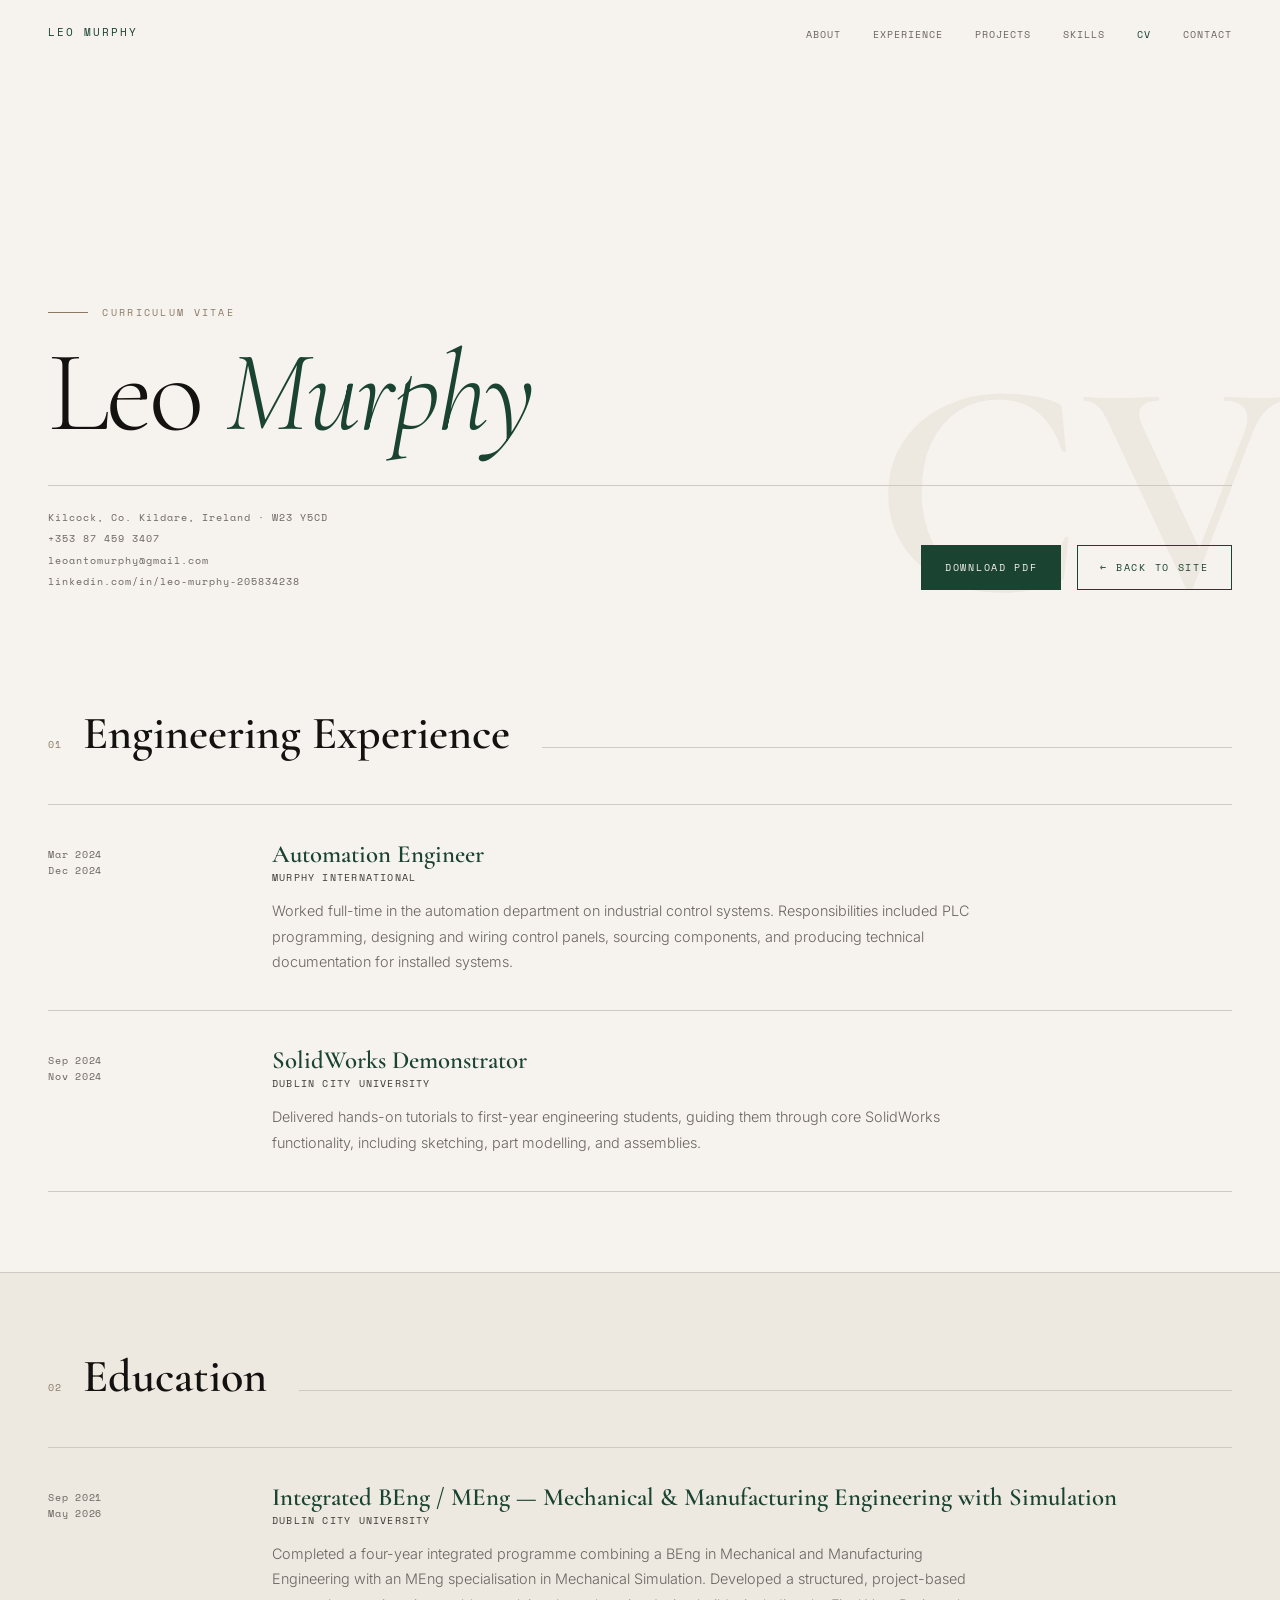
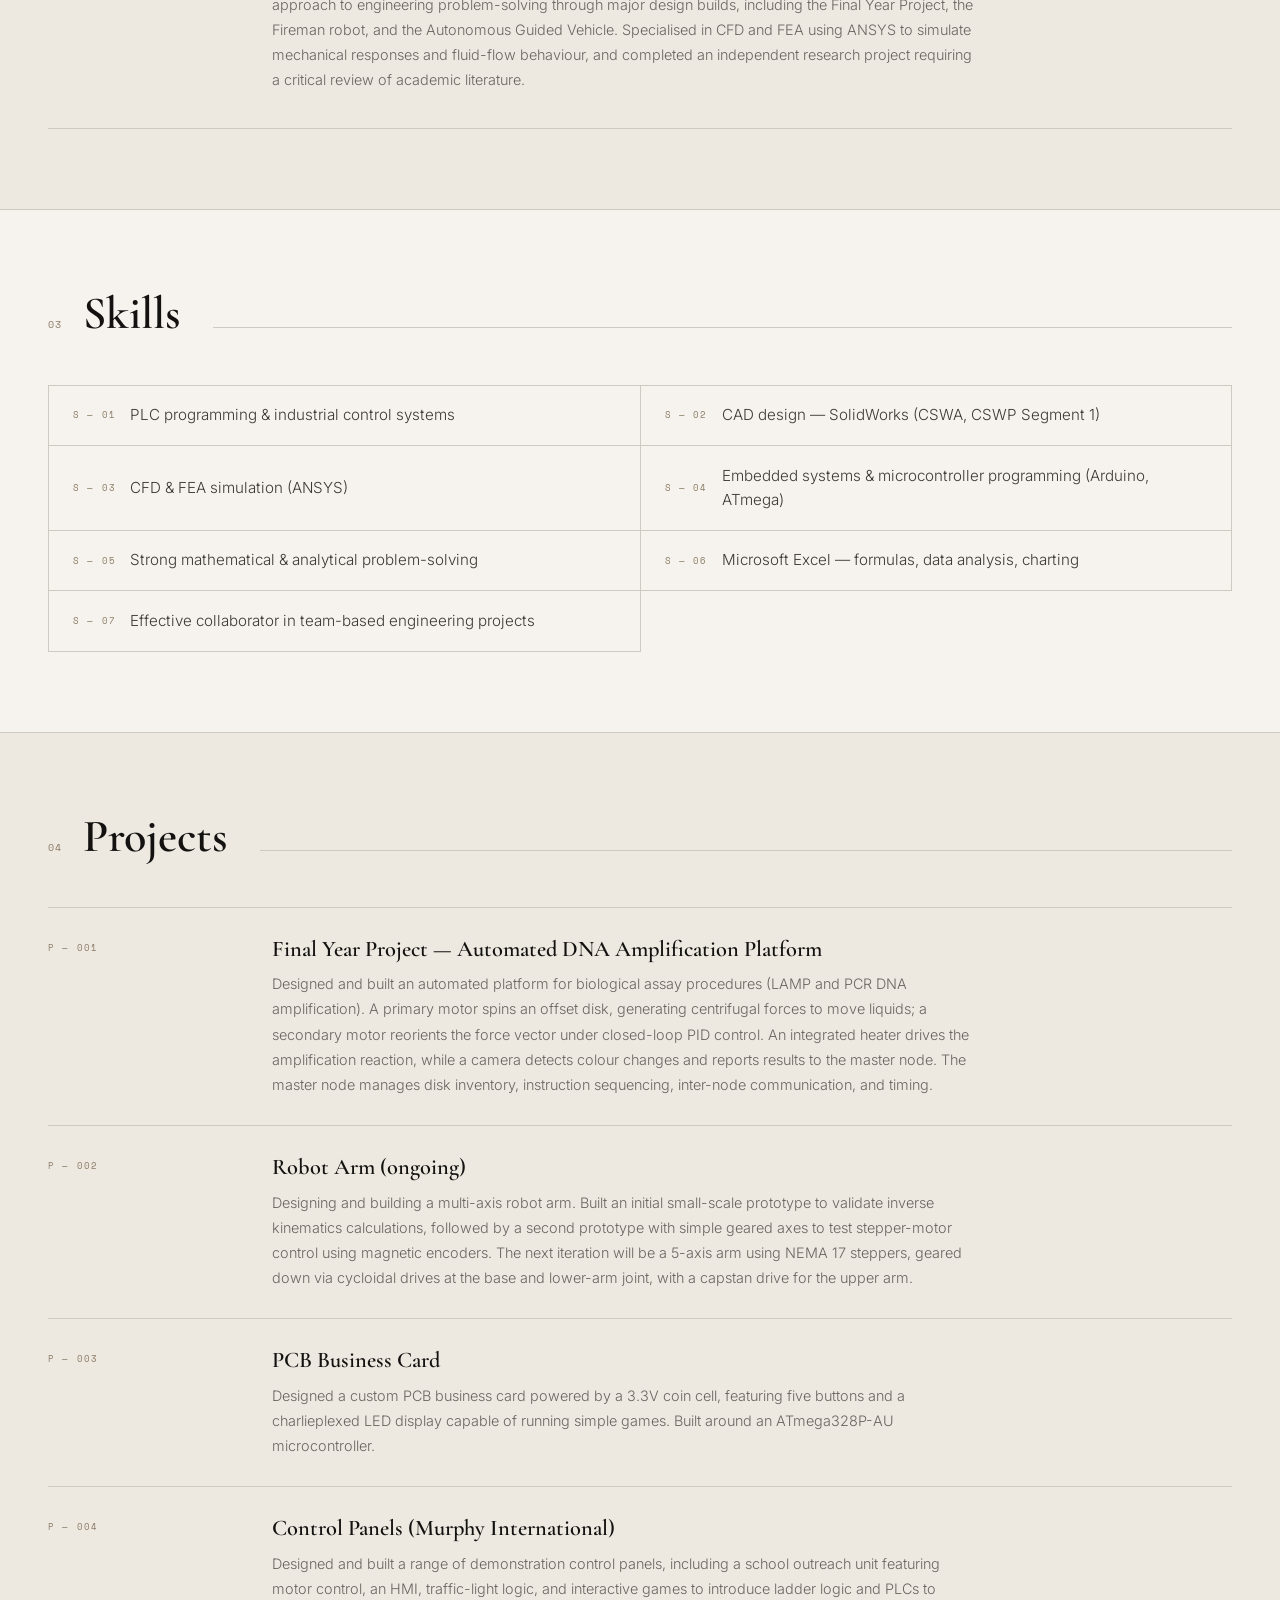
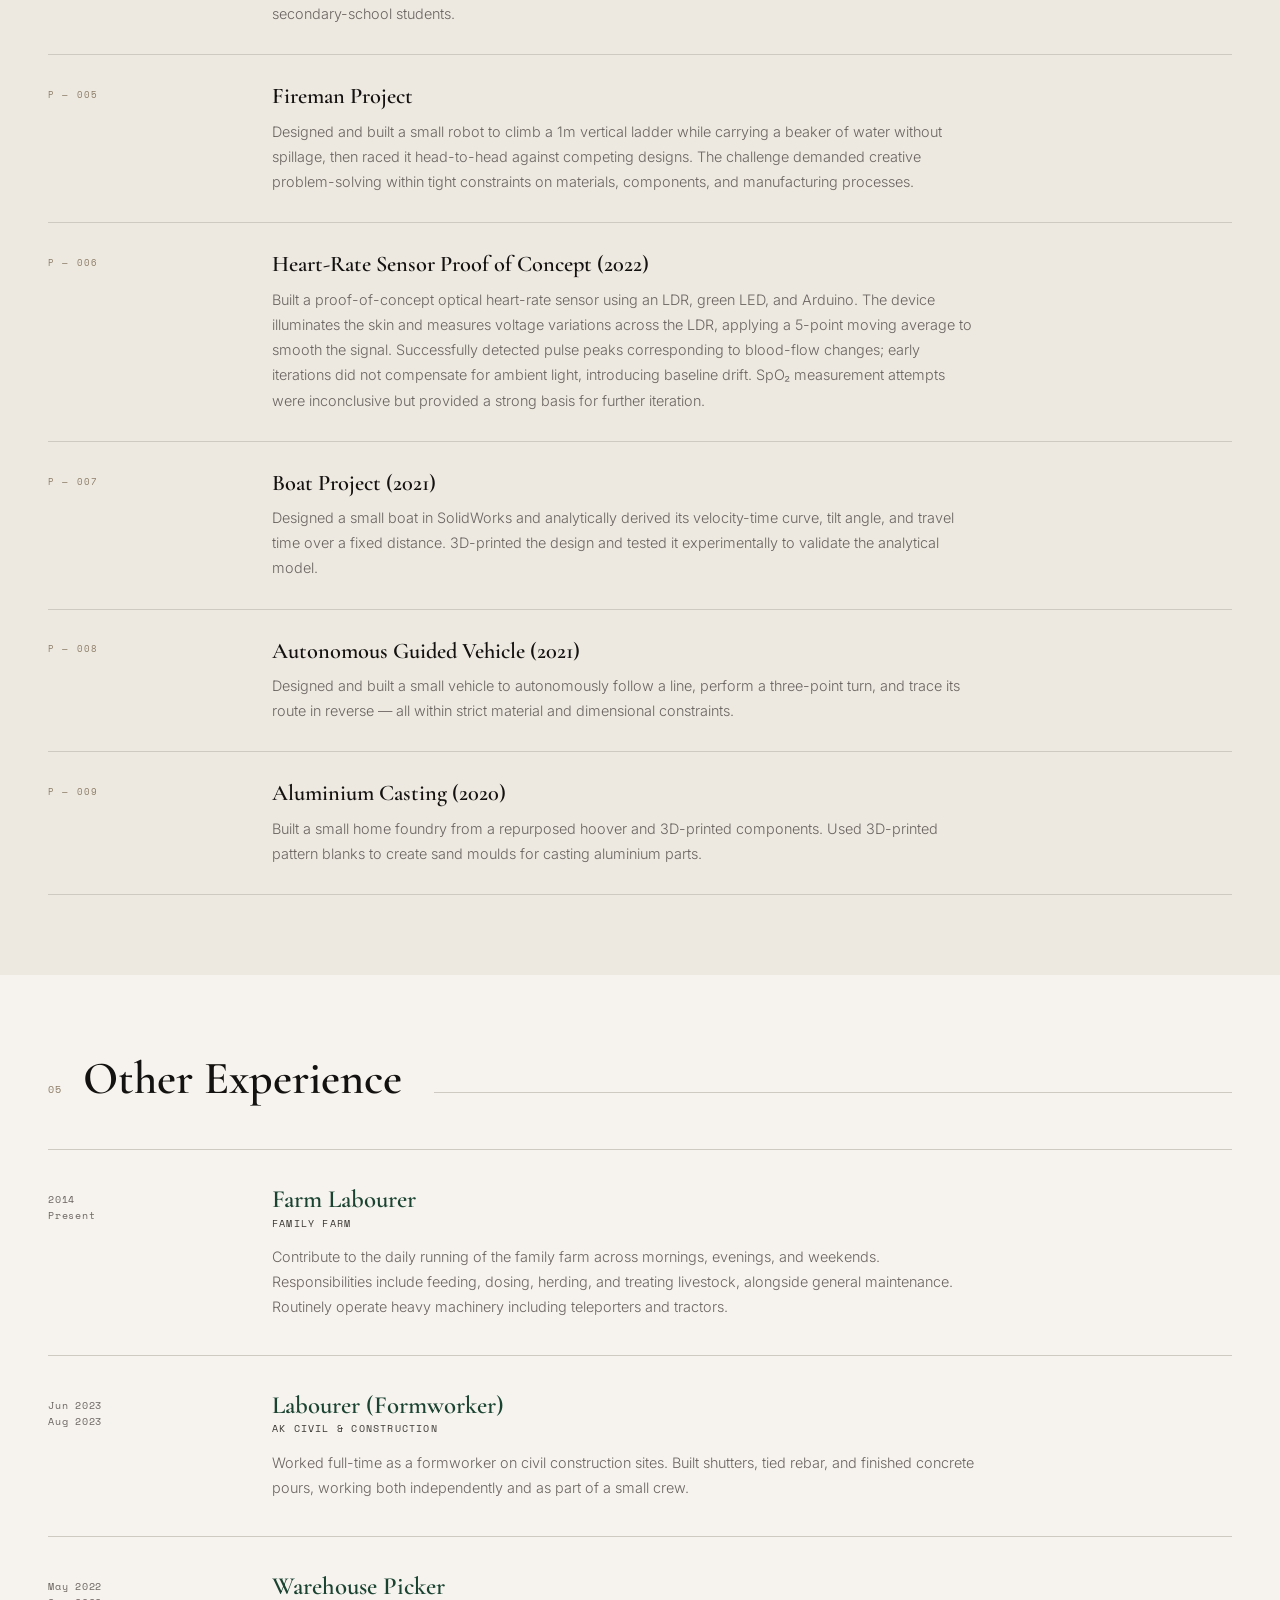
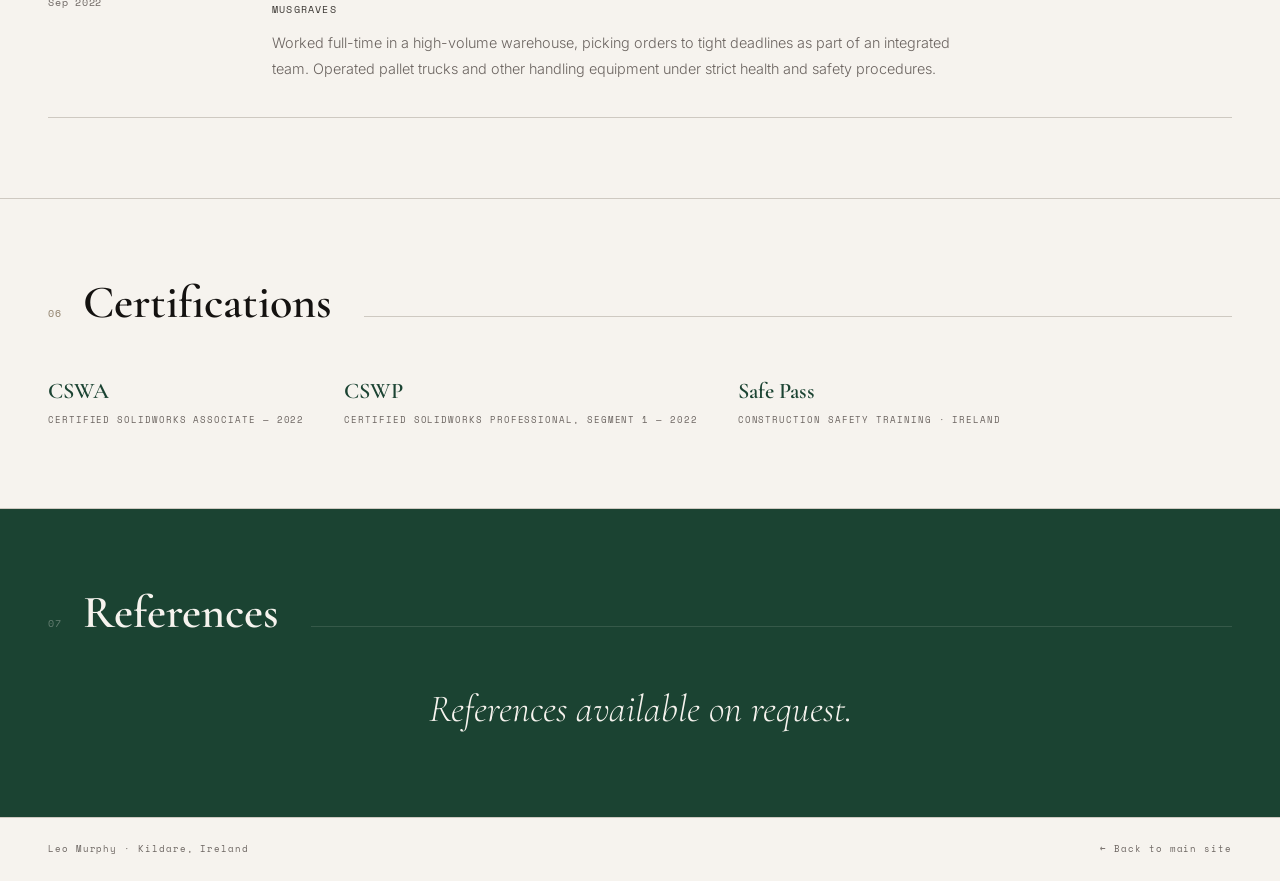
<file: cv.html>
<!DOCTYPE html>
<html lang="en">
<head>
  <meta charset="UTF-8">
  <meta name="viewport" content="width=device-width, initial-scale=1.0">
  <title>Leo Murphy — Curriculum Vitae</title>
  <link rel="preconnect" href="https://fonts.googleapis.com">
  <link rel="preconnect" href="https://fonts.gstatic.com" crossorigin>
  <link href="https://fonts.googleapis.com/css2?family=Cormorant+Garamond:ital,wght@0,300;0,400;0,600;1,300;1,400;1,600&family=Space+Mono:ital,wght@0,400;0,700;1,400&family=Inter:wght@300;400;500&display=swap" rel="stylesheet">
  <style>
    :root {
      --bg:       #F6F3EE;
      --bg-alt:   #EDE9E1;
      --ink:      #141210;
      --ink-mid:  #3D3935;
      --green:    #1B4332;
      --green-2:  #2D6A4F;
      --tan:      #8B7B65;
      --rule:     #CEC9C1;
      --muted:    #6B6460;
    }

    *, *::before, *::after { box-sizing: border-box; margin: 0; padding: 0; }

    html { scroll-behavior: smooth; }

    body {
      background: var(--bg);
      color: var(--ink);
      font-family: 'Inter', sans-serif;
      font-weight: 300;
      line-height: 1.6;
      overflow-x: hidden;
    }

    /* ── NAV ── */
    nav {
      position: fixed;
      inset: 0 0 auto;
      z-index: 100;
      display: flex;
      justify-content: space-between;
      align-items: center;
      padding: 1.25rem 3rem;
      transition: background 0.3s, border-color 0.3s;
      border-bottom: 1px solid transparent;
    }
    nav.scrolled {
      background: var(--bg);
      border-color: var(--rule);
    }
    .nav-name {
      font-family: 'Space Mono', monospace;
      font-size: 0.68rem;
      letter-spacing: 0.18em;
      text-transform: uppercase;
      color: var(--green);
      text-decoration: none;
    }
    .nav-links {
      display: flex;
      gap: 2rem;
      list-style: none;
    }
    .nav-links a {
      font-family: 'Space Mono', monospace;
      font-size: 0.63rem;
      letter-spacing: 0.1em;
      text-transform: uppercase;
      color: var(--muted);
      text-decoration: none;
      transition: color 0.2s;
    }
    .nav-links a:hover { color: var(--green); }
    .nav-links a.active { color: var(--green); }

    /* ── HEADER ── */
    #cv-header {
      min-height: 70svh;
      display: grid;
      grid-template-rows: 1fr auto;
      padding: 6rem 3rem 0;
      position: relative;
      overflow: hidden;
    }
    .header-bg-num {
      position: absolute;
      bottom: -0.05em;
      right: -0.02em;
      font-family: 'Cormorant Garamond', serif;
      font-size: 24vw;
      font-weight: 600;
      color: var(--bg-alt);
      line-height: 1;
      pointer-events: none;
      user-select: none;
      z-index: 0;
    }
    .header-content {
      position: relative;
      z-index: 1;
      display: flex;
      flex-direction: column;
      justify-content: flex-end;
      padding-bottom: 2.5rem;
    }
    .header-eyebrow {
      font-family: 'Space Mono', monospace;
      font-size: 0.65rem;
      letter-spacing: 0.22em;
      text-transform: uppercase;
      color: var(--tan);
      margin-bottom: 1.25rem;
      display: flex;
      align-items: center;
      gap: 0.9rem;
    }
    .header-eyebrow::before {
      content: '';
      display: block;
      width: 2.5rem;
      height: 1px;
      background: var(--tan);
    }
    h1.header-title {
      font-family: 'Cormorant Garamond', serif;
      font-size: clamp(3.5rem, 9vw, 9rem);
      font-weight: 300;
      line-height: 0.9;
      letter-spacing: -0.025em;
      color: var(--ink);
    }
    h1.header-title em {
      font-style: italic;
      color: var(--green);
    }
    .header-bottom {
      position: relative;
      z-index: 1;
      display: flex;
      justify-content: space-between;
      align-items: flex-end;
      border-top: 1px solid var(--rule);
      padding: 1.5rem 0 2.5rem;
      gap: 2rem;
      flex-wrap: wrap;
    }
    .header-contact {
      display: flex;
      flex-direction: column;
      gap: 0.35rem;
    }
    .header-contact span,
    .header-contact a {
      font-family: 'Space Mono', monospace;
      font-size: 0.62rem;
      letter-spacing: 0.1em;
      color: var(--muted);
      text-decoration: none;
    }
    .header-contact a:hover { color: var(--green); }
    .header-actions {
      display: flex;
      gap: 1rem;
      flex-wrap: wrap;
    }
    .btn {
      font-family: 'Space Mono', monospace;
      font-size: 0.6rem;
      letter-spacing: 0.18em;
      text-transform: uppercase;
      padding: 0.85rem 1.4rem;
      border: 1px solid var(--green);
      color: var(--green);
      text-decoration: none;
      transition: background 0.2s, color 0.2s;
    }
    .btn:hover {
      background: var(--green);
      color: var(--bg);
    }
    .btn.btn-solid {
      background: var(--green);
      color: var(--bg);
    }
    .btn.btn-solid:hover {
      background: var(--green-2);
      border-color: var(--green-2);
    }

    /* ── SHARED SECTION ── */
    section { padding: 5rem 3rem; }
    .section-header {
      display: flex;
      align-items: baseline;
      gap: 1.25rem;
      margin-bottom: 3rem;
    }
    .s-num {
      font-family: 'Space Mono', monospace;
      font-size: 0.6rem;
      letter-spacing: 0.15em;
      color: var(--tan);
      flex-shrink: 0;
    }
    .s-title {
      font-family: 'Cormorant Garamond', serif;
      font-size: clamp(1.8rem, 3.6vw, 2.9rem);
      font-weight: 600;
      line-height: 1;
      color: var(--ink);
    }
    .s-rule {
      flex: 1;
      height: 1px;
      background: var(--rule);
      margin-left: 0.75rem;
    }

    /* ── ENTRY BLOCKS ── */
    .entry-list { display: flex; flex-direction: column; }
    .entry {
      display: grid;
      grid-template-columns: 11rem 1fr;
      gap: 3rem;
      padding: 2.25rem 0;
      border-bottom: 1px solid var(--rule);
    }
    .entry:first-child { border-top: 1px solid var(--rule); }
    .entry-period {
      font-family: 'Space Mono', monospace;
      font-size: 0.6rem;
      letter-spacing: 0.08em;
      line-height: 1.7;
      color: var(--muted);
      padding-top: 0.3rem;
    }
    .entry-role {
      font-family: 'Cormorant Garamond', serif;
      font-size: 1.55rem;
      font-weight: 600;
      color: var(--green);
      line-height: 1.05;
      margin-bottom: 0.2rem;
    }
    .entry-org {
      font-family: 'Space Mono', monospace;
      font-size: 0.63rem;
      letter-spacing: 0.12em;
      text-transform: uppercase;
      color: var(--ink-mid);
      margin-bottom: 0.75rem;
    }
    .entry-desc {
      font-size: 0.9rem;
      color: var(--muted);
      line-height: 1.75;
      max-width: 44rem;
    }

    /* ── EDUCATION (alt bg) ── */
    #education {
      background: var(--bg-alt);
      border-top: 1px solid var(--rule);
    }

    /* ── SKILLS ── */
    #skills-cv {
      border-top: 1px solid var(--rule);
    }
    .skills-grid {
      display: grid;
      grid-template-columns: repeat(2, 1fr);
      border-top: 1px solid var(--rule);
      border-left: 1px solid var(--rule);
    }
    .sk-cell {
      padding: 1.1rem 1.5rem;
      border-right: 1px solid var(--rule);
      border-bottom: 1px solid var(--rule);
      display: flex;
      align-items: center;
      gap: 0.9rem;
    }
    .sk-cell-idx {
      font-family: 'Space Mono', monospace;
      font-size: 0.55rem;
      letter-spacing: 0.13em;
      color: var(--tan);
      flex-shrink: 0;
    }
    .sk-cell-name {
      font-size: 0.95rem;
      color: var(--ink-mid);
    }

    /* ── PROJECTS ── */
    #projects-cv {
      background: var(--bg-alt);
      border-top: 1px solid var(--rule);
    }
    .proj-list { display: flex; flex-direction: column; }
    .proj {
      padding: 1.75rem 0;
      border-bottom: 1px solid var(--rule);
      display: grid;
      grid-template-columns: 11rem 1fr;
      gap: 3rem;
    }
    .proj:first-child { border-top: 1px solid var(--rule); }
    .proj-idx {
      font-family: 'Space Mono', monospace;
      font-size: 0.58rem;
      letter-spacing: 0.13em;
      color: var(--tan);
      padding-top: 0.3rem;
    }
    .proj-title {
      font-family: 'Cormorant Garamond', serif;
      font-size: 1.4rem;
      font-weight: 600;
      color: var(--ink);
      line-height: 1.15;
      margin-bottom: 0.6rem;
    }
    .proj-desc {
      font-size: 0.9rem;
      color: var(--muted);
      line-height: 1.75;
      max-width: 44rem;
    }

    /* ── CERTS ── */
    #certs {
      border-top: 1px solid var(--rule);
    }
    .certs-grid {
      display: flex;
      flex-wrap: wrap;
      gap: 2.5rem;
    }
    .cv-cert {
      display: flex;
      flex-direction: column;
      gap: 0.3rem;
      min-width: 14rem;
    }
    .cv-cert-name {
      font-family: 'Cormorant Garamond', serif;
      font-size: 1.4rem;
      font-weight: 600;
      color: var(--green);
    }
    .cv-cert-detail {
      font-family: 'Space Mono', monospace;
      font-size: 0.58rem;
      letter-spacing: 0.1em;
      text-transform: uppercase;
      color: var(--muted);
    }

    /* ── REFERENCES ── */
    #refs {
      background: var(--green);
      border-top: 1px solid var(--rule);
      text-align: center;
    }
    #refs .s-title { color: var(--bg); }
    #refs .s-num   { color: rgba(246,243,238,0.35); }
    #refs .s-rule  { background: rgba(246,243,238,0.12); }
    .refs-text {
      font-family: 'Cormorant Garamond', serif;
      font-style: italic;
      font-size: clamp(1.6rem, 3.5vw, 2.4rem);
      font-weight: 300;
      color: var(--bg);
      max-width: 36rem;
      margin: 0 auto;
      line-height: 1.4;
    }

    /* ── FOOTER ── */
    footer {
      padding: 1.5rem 3rem;
      border-top: 1px solid var(--rule);
      display: flex;
      justify-content: space-between;
      align-items: center;
    }
    footer span, footer a {
      font-family: 'Space Mono', monospace;
      font-size: 0.58rem;
      letter-spacing: 0.1em;
      color: var(--muted);
      text-decoration: none;
    }
    footer a:hover { color: var(--green); }

    /* ── REVEAL ANIMATION ── */
    .reveal {
      opacity: 0;
      transform: translateY(18px);
      transition: opacity 0.7s ease, transform 0.7s ease;
    }
    .reveal.in { opacity: 1; transform: none; }

    /* ── PRINT ── */
    @media print {
      nav, footer, .header-actions { display: none; }
      body { background: #fff; }
      section { padding: 1.5rem 0; page-break-inside: avoid; }
      .reveal { opacity: 1; transform: none; }
      #cv-header { min-height: auto; padding: 0 0 1rem; }
      .header-bg-num { display: none; }
      #refs { background: #fff; }
      #refs .s-title { color: var(--ink); }
      .refs-text { color: var(--ink-mid); }
    }

    /* ── RESPONSIVE ── */
    @media (max-width: 860px) {
      nav { padding: 1rem 1.5rem; }
      .nav-links { display: none; }
      section { padding: 4rem 1.5rem; }
      #cv-header { padding: 5rem 1.5rem 0; }
      .header-bg-num { font-size: 36vw; }
      .entry, .proj { grid-template-columns: 1fr; gap: 0.4rem; }
      .skills-grid { grid-template-columns: 1fr; }
      .header-bottom { flex-direction: column; align-items: flex-start; }
    }
  </style>
</head>
<body>

  <!-- NAV -->
  <nav id="nav">
    <a class="nav-name" href="index.html">Leo Murphy</a>
    <ul class="nav-links">
      <li><a href="index.html#about">About</a></li>
      <li><a href="index.html#experience">Experience</a></li>
      <li><a href="index.html#projects">Projects</a></li>
      <li><a href="index.html#skills">Skills</a></li>
      <li><a href="cv.html" class="active">CV</a></li>
      <li><a href="index.html#contact">Contact</a></li>
    </ul>
  </nav>

  <!-- HEADER -->
  <section id="cv-header">
    <div class="header-bg-num">CV</div>

    <div class="header-content">
      <div class="header-eyebrow">Curriculum Vitae</div>
      <h1 class="header-title">Leo <em>Murphy</em></h1>
    </div>

    <div class="header-bottom">
      <div class="header-contact">
        <span>Kilcock, Co. Kildare, Ireland · W23 Y5CD</span>
        <a href="tel:+353874593407">+353 87 459 3407</a>
        <a href="mailto:leoantomurphy@gmail.com">leoantomurphy@gmail.com</a>
        <a href="https://linkedin.com/in/leo-murphy-205834238" target="_blank" rel="noopener">linkedin.com/in/leo-murphy-205834238</a>
      </div>
      <div class="header-actions">
        <a class="btn btn-solid" href="Leo_Murphy_CV_final.pdf" download>Download PDF</a>
        <a class="btn" href="index.html">← Back to site</a>
      </div>
    </div>
  </section>

  <!-- EXPERIENCE -->
  <section id="experience-cv">
    <div class="section-header">
      <span class="s-num">01</span>
      <h2 class="s-title">Engineering Experience</h2>
      <div class="s-rule"></div>
    </div>
    <div class="entry-list">

      <div class="entry reveal">
        <div class="entry-period">Mar 2024<br>Dec 2024</div>
        <div>
          <div class="entry-role">Automation Engineer</div>
          <div class="entry-org">Murphy International</div>
          <p class="entry-desc">Worked full-time in the automation department on industrial control systems. Responsibilities included PLC programming, designing and wiring control panels, sourcing components, and producing technical documentation for installed systems.</p>
        </div>
      </div>

      <div class="entry reveal">
        <div class="entry-period">Sep 2024<br>Nov 2024</div>
        <div>
          <div class="entry-role">SolidWorks Demonstrator</div>
          <div class="entry-org">Dublin City University</div>
          <p class="entry-desc">Delivered hands-on tutorials to first-year engineering students, guiding them through core SolidWorks functionality, including sketching, part modelling, and assemblies.</p>
        </div>
      </div>

    </div>
  </section>

  <!-- EDUCATION -->
  <section id="education">
    <div class="section-header">
      <span class="s-num">02</span>
      <h2 class="s-title">Education</h2>
      <div class="s-rule"></div>
    </div>
    <div class="entry-list">
      <div class="entry reveal">
        <div class="entry-period">Sep 2021<br>May 2026</div>
        <div>
          <div class="entry-role">Integrated BEng / MEng — Mechanical &amp; Manufacturing Engineering with Simulation</div>
          <div class="entry-org">Dublin City University</div>
          <p class="entry-desc">Completed a four-year integrated programme combining a BEng in Mechanical and Manufacturing Engineering with an MEng specialisation in Mechanical Simulation. Developed a structured, project-based approach to engineering problem-solving through major design builds, including the Final Year Project, the Fireman robot, and the Autonomous Guided Vehicle. Specialised in CFD and FEA using ANSYS to simulate mechanical responses and fluid-flow behaviour, and completed an independent research project requiring a critical review of academic literature.</p>
        </div>
      </div>
    </div>
  </section>

  <!-- SKILLS -->
  <section id="skills-cv">
    <div class="section-header">
      <span class="s-num">03</span>
      <h2 class="s-title">Skills</h2>
      <div class="s-rule"></div>
    </div>
    <div class="skills-grid">
      <div class="sk-cell reveal"><span class="sk-cell-idx">S — 01</span><span class="sk-cell-name">PLC programming &amp; industrial control systems</span></div>
      <div class="sk-cell reveal"><span class="sk-cell-idx">S — 02</span><span class="sk-cell-name">CAD design — SolidWorks (CSWA, CSWP Segment 1)</span></div>
      <div class="sk-cell reveal"><span class="sk-cell-idx">S — 03</span><span class="sk-cell-name">CFD &amp; FEA simulation (ANSYS)</span></div>
      <div class="sk-cell reveal"><span class="sk-cell-idx">S — 04</span><span class="sk-cell-name">Embedded systems &amp; microcontroller programming (Arduino, ATmega)</span></div>
      <div class="sk-cell reveal"><span class="sk-cell-idx">S — 05</span><span class="sk-cell-name">Strong mathematical &amp; analytical problem-solving</span></div>
      <div class="sk-cell reveal"><span class="sk-cell-idx">S — 06</span><span class="sk-cell-name">Microsoft Excel — formulas, data analysis, charting</span></div>
      <div class="sk-cell reveal"><span class="sk-cell-idx">S — 07</span><span class="sk-cell-name">Effective collaborator in team-based engineering projects</span></div>
    </div>
  </section>

  <!-- PROJECTS -->
  <section id="projects-cv">
    <div class="section-header">
      <span class="s-num">04</span>
      <h2 class="s-title">Projects</h2>
      <div class="s-rule"></div>
    </div>
    <div class="proj-list">

      <div class="proj reveal">
        <div class="proj-idx">P — 001</div>
        <div>
          <div class="proj-title">Final Year Project — Automated DNA Amplification Platform</div>
          <p class="proj-desc">Designed and built an automated platform for biological assay procedures (LAMP and PCR DNA amplification). A primary motor spins an offset disk, generating centrifugal forces to move liquids; a secondary motor reorients the force vector under closed-loop PID control. An integrated heater drives the amplification reaction, while a camera detects colour changes and reports results to the master node. The master node manages disk inventory, instruction sequencing, inter-node communication, and timing.</p>
        </div>
      </div>

      <div class="proj reveal">
        <div class="proj-idx">P — 002</div>
        <div>
          <div class="proj-title">Robot Arm (ongoing)</div>
          <p class="proj-desc">Designing and building a multi-axis robot arm. Built an initial small-scale prototype to validate inverse kinematics calculations, followed by a second prototype with simple geared axes to test stepper-motor control using magnetic encoders. The next iteration will be a 5-axis arm using NEMA 17 steppers, geared down via cycloidal drives at the base and lower-arm joint, with a capstan drive for the upper arm.</p>
        </div>
      </div>

      <div class="proj reveal">
        <div class="proj-idx">P — 003</div>
        <div>
          <div class="proj-title">PCB Business Card</div>
          <p class="proj-desc">Designed a custom PCB business card powered by a 3.3V coin cell, featuring five buttons and a charlieplexed LED display capable of running simple games. Built around an ATmega328P-AU microcontroller.</p>
        </div>
      </div>

      <div class="proj reveal">
        <div class="proj-idx">P — 004</div>
        <div>
          <div class="proj-title">Control Panels (Murphy International)</div>
          <p class="proj-desc">Designed and built a range of demonstration control panels, including a school outreach unit featuring motor control, an HMI, traffic-light logic, and interactive games to introduce ladder logic and PLCs to secondary-school students.</p>
        </div>
      </div>

      <div class="proj reveal">
        <div class="proj-idx">P — 005</div>
        <div>
          <div class="proj-title">Fireman Project</div>
          <p class="proj-desc">Designed and built a small robot to climb a 1m vertical ladder while carrying a beaker of water without spillage, then raced it head-to-head against competing designs. The challenge demanded creative problem-solving within tight constraints on materials, components, and manufacturing processes.</p>
        </div>
      </div>

      <div class="proj reveal">
        <div class="proj-idx">P — 006</div>
        <div>
          <div class="proj-title">Heart-Rate Sensor Proof of Concept (2022)</div>
          <p class="proj-desc">Built a proof-of-concept optical heart-rate sensor using an LDR, green LED, and Arduino. The device illuminates the skin and measures voltage variations across the LDR, applying a 5-point moving average to smooth the signal. Successfully detected pulse peaks corresponding to blood-flow changes; early iterations did not compensate for ambient light, introducing baseline drift. SpO₂ measurement attempts were inconclusive but provided a strong basis for further iteration.</p>
        </div>
      </div>

      <div class="proj reveal">
        <div class="proj-idx">P — 007</div>
        <div>
          <div class="proj-title">Boat Project (2021)</div>
          <p class="proj-desc">Designed a small boat in SolidWorks and analytically derived its velocity-time curve, tilt angle, and travel time over a fixed distance. 3D-printed the design and tested it experimentally to validate the analytical model.</p>
        </div>
      </div>

      <div class="proj reveal">
        <div class="proj-idx">P — 008</div>
        <div>
          <div class="proj-title">Autonomous Guided Vehicle (2021)</div>
          <p class="proj-desc">Designed and built a small vehicle to autonomously follow a line, perform a three-point turn, and trace its route in reverse — all within strict material and dimensional constraints.</p>
        </div>
      </div>

      <div class="proj reveal">
        <div class="proj-idx">P — 009</div>
        <div>
          <div class="proj-title">Aluminium Casting (2020)</div>
          <p class="proj-desc">Built a small home foundry from a repurposed hoover and 3D-printed components. Used 3D-printed pattern blanks to create sand moulds for casting aluminium parts.</p>
        </div>
      </div>

    </div>
  </section>

  <!-- OTHER EXPERIENCE -->
  <section id="other-cv">
    <div class="section-header">
      <span class="s-num">05</span>
      <h2 class="s-title">Other Experience</h2>
      <div class="s-rule"></div>
    </div>
    <div class="entry-list">

      <div class="entry reveal">
        <div class="entry-period">2014<br>Present</div>
        <div>
          <div class="entry-role">Farm Labourer</div>
          <div class="entry-org">Family Farm</div>
          <p class="entry-desc">Contribute to the daily running of the family farm across mornings, evenings, and weekends. Responsibilities include feeding, dosing, herding, and treating livestock, alongside general maintenance. Routinely operate heavy machinery including teleporters and tractors.</p>
        </div>
      </div>

      <div class="entry reveal">
        <div class="entry-period">Jun 2023<br>Aug 2023</div>
        <div>
          <div class="entry-role">Labourer (Formworker)</div>
          <div class="entry-org">AK Civil &amp; Construction</div>
          <p class="entry-desc">Worked full-time as a formworker on civil construction sites. Built shutters, tied rebar, and finished concrete pours, working both independently and as part of a small crew.</p>
        </div>
      </div>

      <div class="entry reveal">
        <div class="entry-period">May 2022<br>Sep 2022</div>
        <div>
          <div class="entry-role">Warehouse Picker</div>
          <div class="entry-org">Musgraves</div>
          <p class="entry-desc">Worked full-time in a high-volume warehouse, picking orders to tight deadlines as part of an integrated team. Operated pallet trucks and other handling equipment under strict health and safety procedures.</p>
        </div>
      </div>

    </div>
  </section>

  <!-- CERTIFICATIONS -->
  <section id="certs">
    <div class="section-header">
      <span class="s-num">06</span>
      <h2 class="s-title">Certifications</h2>
      <div class="s-rule"></div>
    </div>
    <div class="certs-grid">
      <div class="cv-cert reveal">
        <div class="cv-cert-name">CSWA</div>
        <div class="cv-cert-detail">Certified SolidWorks Associate — 2022</div>
      </div>
      <div class="cv-cert reveal">
        <div class="cv-cert-name">CSWP</div>
        <div class="cv-cert-detail">Certified SolidWorks Professional, Segment 1 — 2022</div>
      </div>
      <div class="cv-cert reveal">
        <div class="cv-cert-name">Safe Pass</div>
        <div class="cv-cert-detail">Construction Safety Training · Ireland</div>
      </div>
    </div>
  </section>

  <!-- REFERENCES -->
  <section id="refs">
    <div class="section-header">
      <span class="s-num">07</span>
      <h2 class="s-title">References</h2>
      <div class="s-rule"></div>
    </div>
    <p class="refs-text reveal">References available on request.</p>
  </section>

  <!-- FOOTER -->
  <footer>
    <span>Leo Murphy · Kildare, Ireland</span>
    <a href="index.html">← Back to main site</a>
  </footer>

  <script>
    const nav = document.getElementById('nav');
    window.addEventListener('scroll', () => {
      nav.classList.toggle('scrolled', window.scrollY > 30);
    }, { passive: true });

    const reveals = document.querySelectorAll('.reveal');
    const io = new IntersectionObserver((entries) => {
      entries.forEach(e => {
        if (e.isIntersecting) {
          e.target.classList.add('in');
          io.unobserve(e.target);
        }
      });
    }, { threshold: 0.08 });
    reveals.forEach(el => io.observe(el));
  </script>
</body>
</html>
</file>
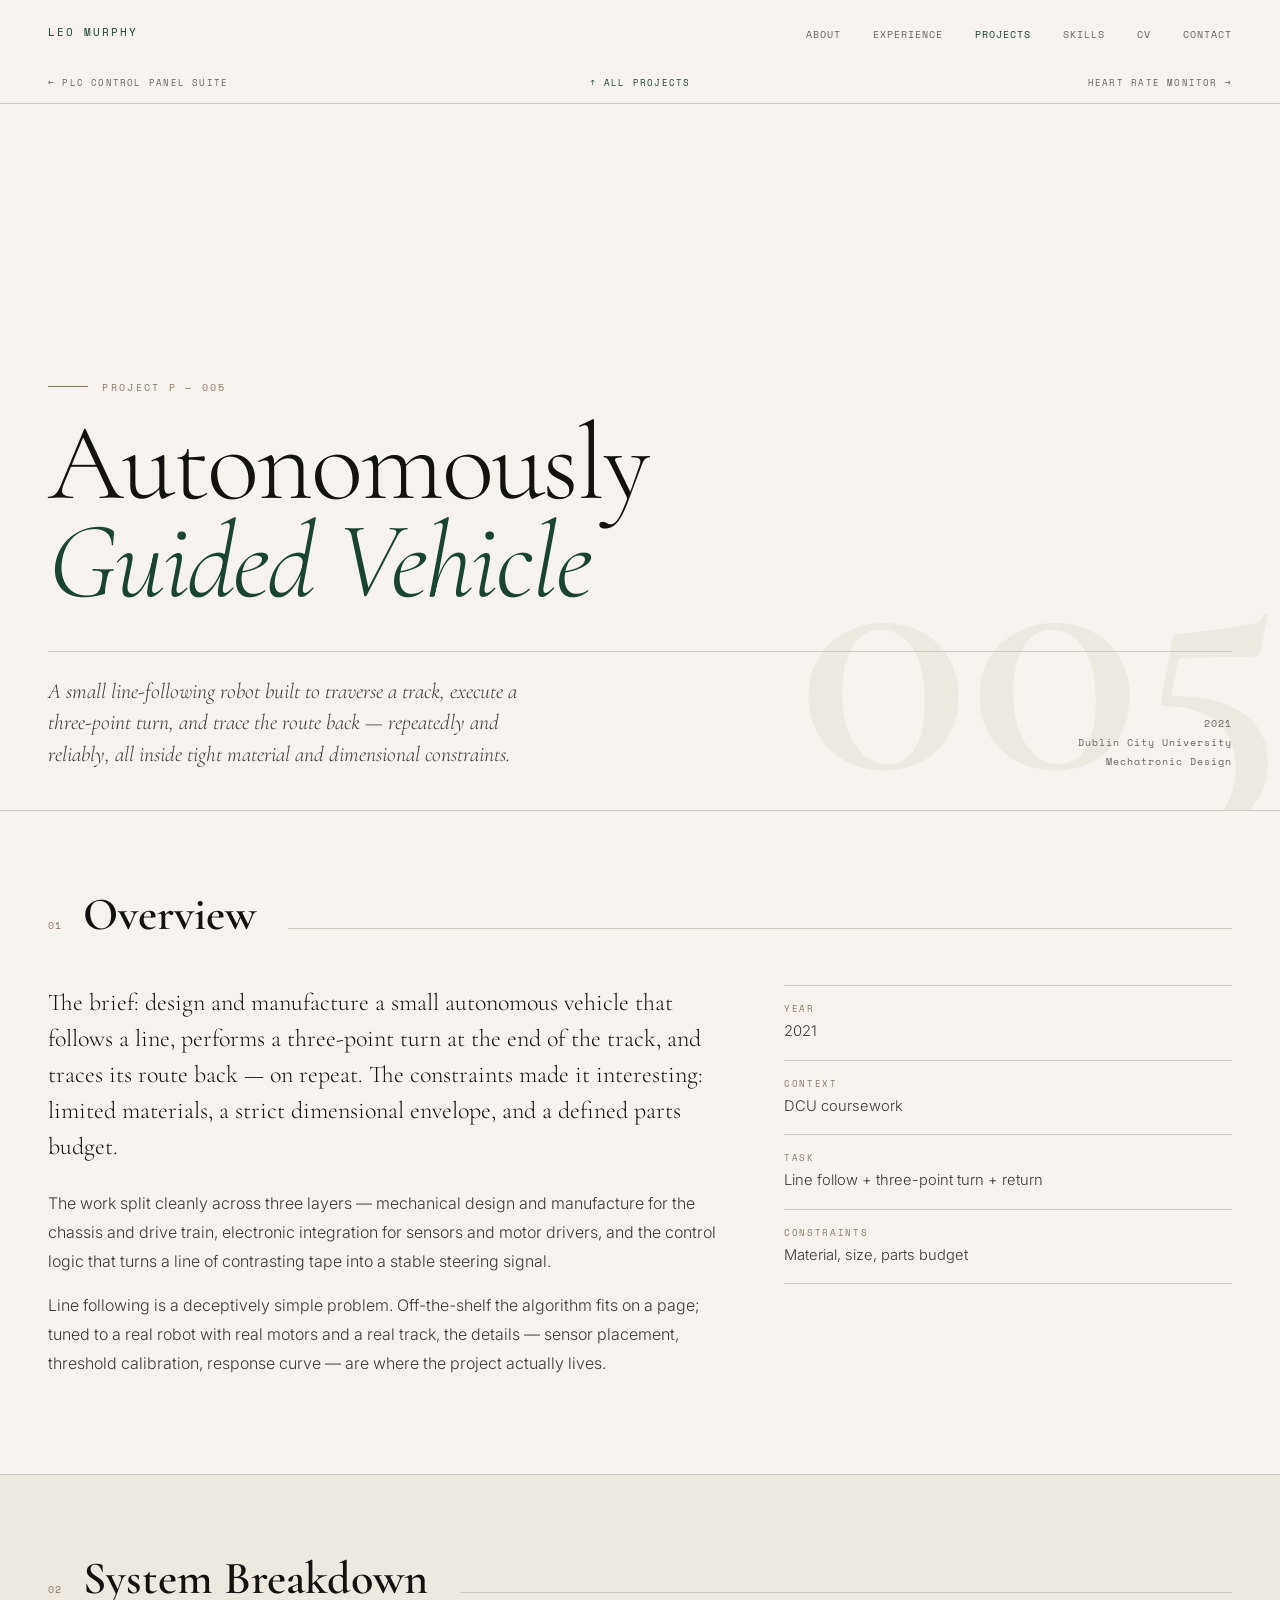
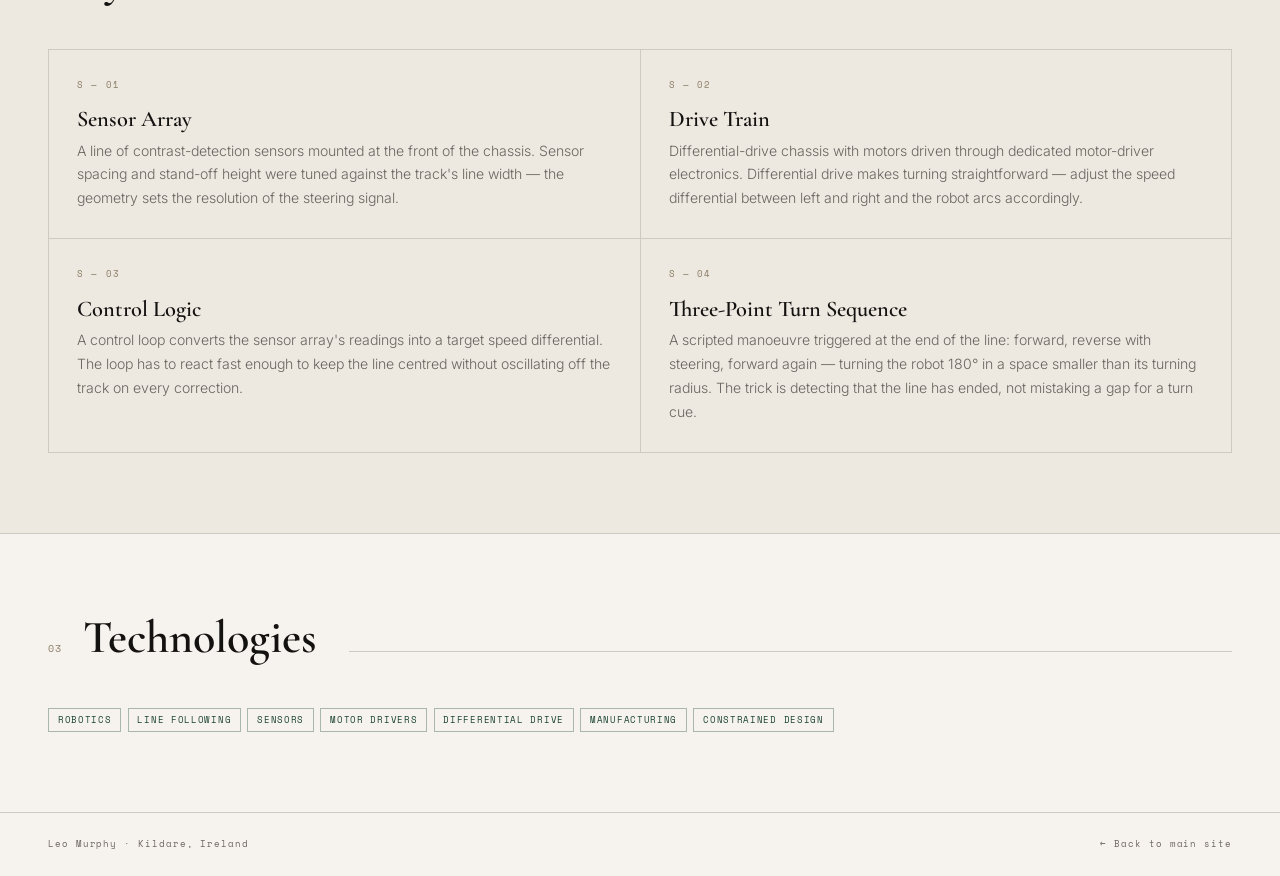
<file: project-agv.html>
<!DOCTYPE html>
<html lang="en">
<head>
  <meta charset="UTF-8">
  <meta name="viewport" content="width=device-width, initial-scale=1.0">
  <title>Autonomously Guided Vehicle — Leo Murphy</title>
  <link rel="preconnect" href="https://fonts.googleapis.com">
  <link rel="preconnect" href="https://fonts.gstatic.com" crossorigin>
  <link href="https://fonts.googleapis.com/css2?family=Cormorant+Garamond:ital,wght@0,300;0,400;0,600;1,300;1,400;1,600&family=Space+Mono:ital,wght@0,400;0,700;1,400&family=Inter:wght@300;400;500&display=swap" rel="stylesheet">
  <link rel="stylesheet" href="project.css">
</head>
<body>

  <nav id="nav">
    <a class="nav-name" href="index.html">Leo Murphy</a>
    <ul class="nav-links">
      <li><a href="index.html#about">About</a></li>
      <li><a href="index.html#experience">Experience</a></li>
      <li><a href="index.html#projects" class="active">Projects</a></li>
      <li><a href="index.html#skills">Skills</a></li>
      <li><a href="cv.html">CV</a></li>
      <li><a href="index.html#contact">Contact</a></li>
    </ul>
  </nav>

  <div class="proj-topnav">
    <a class="topnav-prev" href="project-control-panels.html">← PLC Control Panel Suite</a>
    <a class="topnav-all" href="index.html#projects">↑ All Projects</a>
    <a class="topnav-next" href="project-heart-rate.html">Heart Rate Monitor →</a>
  </div>

  <section id="proj-hero">
    <div class="proj-hero-bg">005</div>
    <div class="proj-hero-content">
      <div class="proj-eyebrow">Project P — 005</div>
      <h1 class="proj-name">Autonomously<br><em>Guided Vehicle</em></h1>
    </div>
    <div class="proj-hero-bottom">
      <p class="proj-tagline">A small line-following robot built to traverse a track, execute a three-point turn, and trace the route back — repeatedly and reliably, all inside tight material and dimensional constraints.</p>
      <div class="proj-meta">
        <span>2021</span>
        <span>Dublin City University</span>
        <span>Mechatronic Design</span>
      </div>
    </div>
  </section>

  <section class="proj-section">
    <div class="section-header">
      <span class="s-num">01</span>
      <h2 class="s-title">Overview</h2>
      <div class="s-rule"></div>
    </div>
    <div class="body-grid">
      <div>
        <p class="body-lead reveal">The brief: design and manufacture a small autonomous vehicle that follows a line, performs a three-point turn at the end of the track, and traces its route back — on repeat. The constraints made it interesting: limited materials, a strict dimensional envelope, and a defined parts budget.</p>
        <p class="body-text reveal">The work split cleanly across three layers — mechanical design and manufacture for the chassis and drive train, electronic integration for sensors and motor drivers, and the control logic that turns a line of contrasting tape into a stable steering signal.</p>
        <p class="body-text reveal">Line following is a deceptively simple problem. Off-the-shelf the algorithm fits on a page; tuned to a real robot with real motors and a real track, the details — sensor placement, threshold calibration, response curve — are where the project actually lives.</p>
      </div>
      <div class="body-aside reveal">
        <div class="aside-fact">
          <span class="aside-label">Year</span>
          <span class="aside-value">2021</span>
        </div>
        <div class="aside-fact">
          <span class="aside-label">Context</span>
          <span class="aside-value">DCU coursework</span>
        </div>
        <div class="aside-fact">
          <span class="aside-label">Task</span>
          <span class="aside-value">Line follow + three-point turn + return</span>
        </div>
        <div class="aside-fact">
          <span class="aside-label">Constraints</span>
          <span class="aside-value">Material, size, parts budget</span>
        </div>
      </div>
    </div>
  </section>

  <section class="proj-section alt">
    <div class="section-header">
      <span class="s-num">02</span>
      <h2 class="s-title">System Breakdown</h2>
      <div class="s-rule"></div>
    </div>
    <div class="block-list">
      <div class="block reveal">
        <div class="block-idx">S — 01</div>
        <div class="block-title">Sensor Array</div>
        <p class="block-desc">A line of contrast-detection sensors mounted at the front of the chassis. Sensor spacing and stand-off height were tuned against the track's line width — the geometry sets the resolution of the steering signal.</p>
      </div>
      <div class="block reveal">
        <div class="block-idx">S — 02</div>
        <div class="block-title">Drive Train</div>
        <p class="block-desc">Differential-drive chassis with motors driven through dedicated motor-driver electronics. Differential drive makes turning straightforward — adjust the speed differential between left and right and the robot arcs accordingly.</p>
      </div>
      <div class="block reveal">
        <div class="block-idx">S — 03</div>
        <div class="block-title">Control Logic</div>
        <p class="block-desc">A control loop converts the sensor array's readings into a target speed differential. The loop has to react fast enough to keep the line centred without oscillating off the track on every correction.</p>
      </div>
      <div class="block reveal">
        <div class="block-idx">S — 04</div>
        <div class="block-title">Three-Point Turn Sequence</div>
        <p class="block-desc">A scripted manoeuvre triggered at the end of the line: forward, reverse with steering, forward again — turning the robot 180° in a space smaller than its turning radius. The trick is detecting that the line has ended, not mistaking a gap for a turn cue.</p>
      </div>
    </div>
  </section>

  <section class="proj-section">
    <div class="section-header">
      <span class="s-num">03</span>
      <h2 class="s-title">Technologies</h2>
      <div class="s-rule"></div>
    </div>
    <div class="tags-row">
      <span class="tag">Robotics</span>
      <span class="tag">Line Following</span>
      <span class="tag">Sensors</span>
      <span class="tag">Motor Drivers</span>
      <span class="tag">Differential Drive</span>
      <span class="tag">Manufacturing</span>
      <span class="tag">Constrained Design</span>
    </div>
  </section>

 
  <footer>
    <span>Leo Murphy · Kildare, Ireland</span>
    <a href="index.html">← Back to main site</a>
  </footer>

  <script src="project.js"></script>
</body>
</html>
</file>
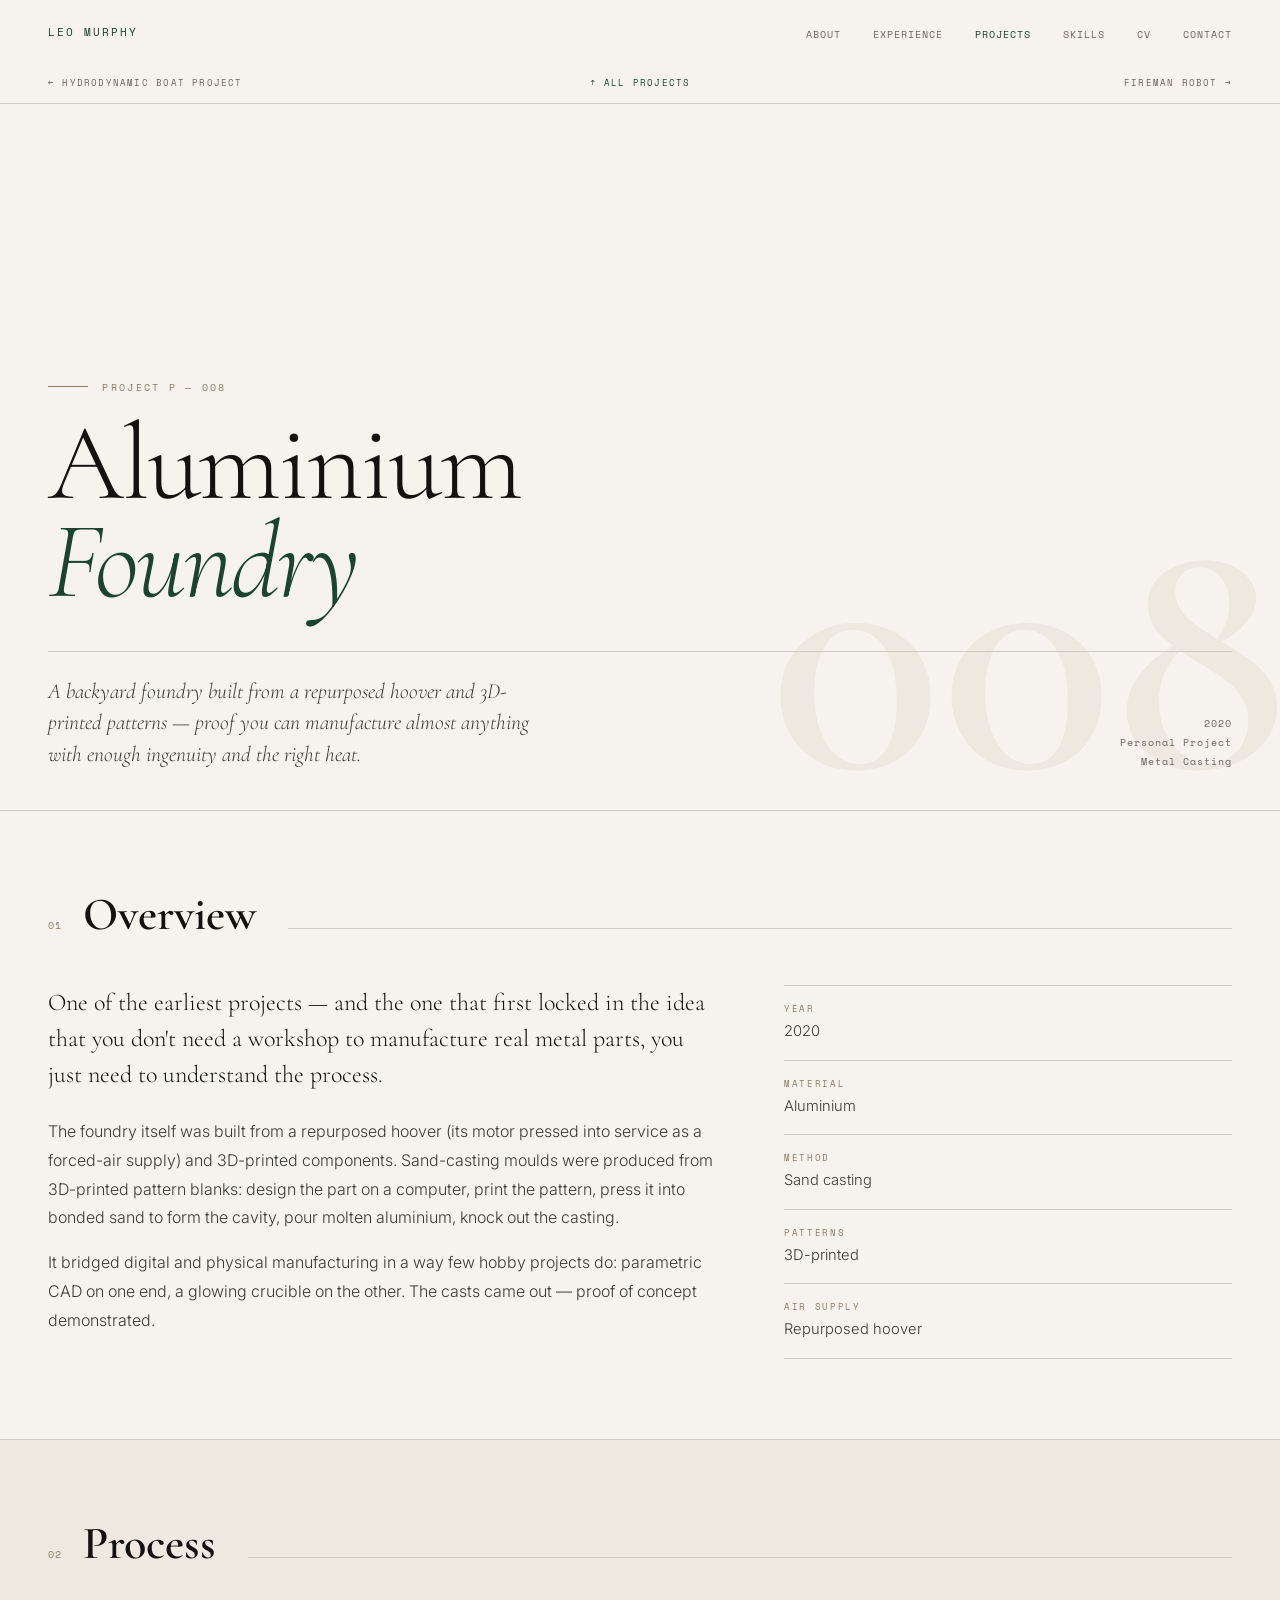
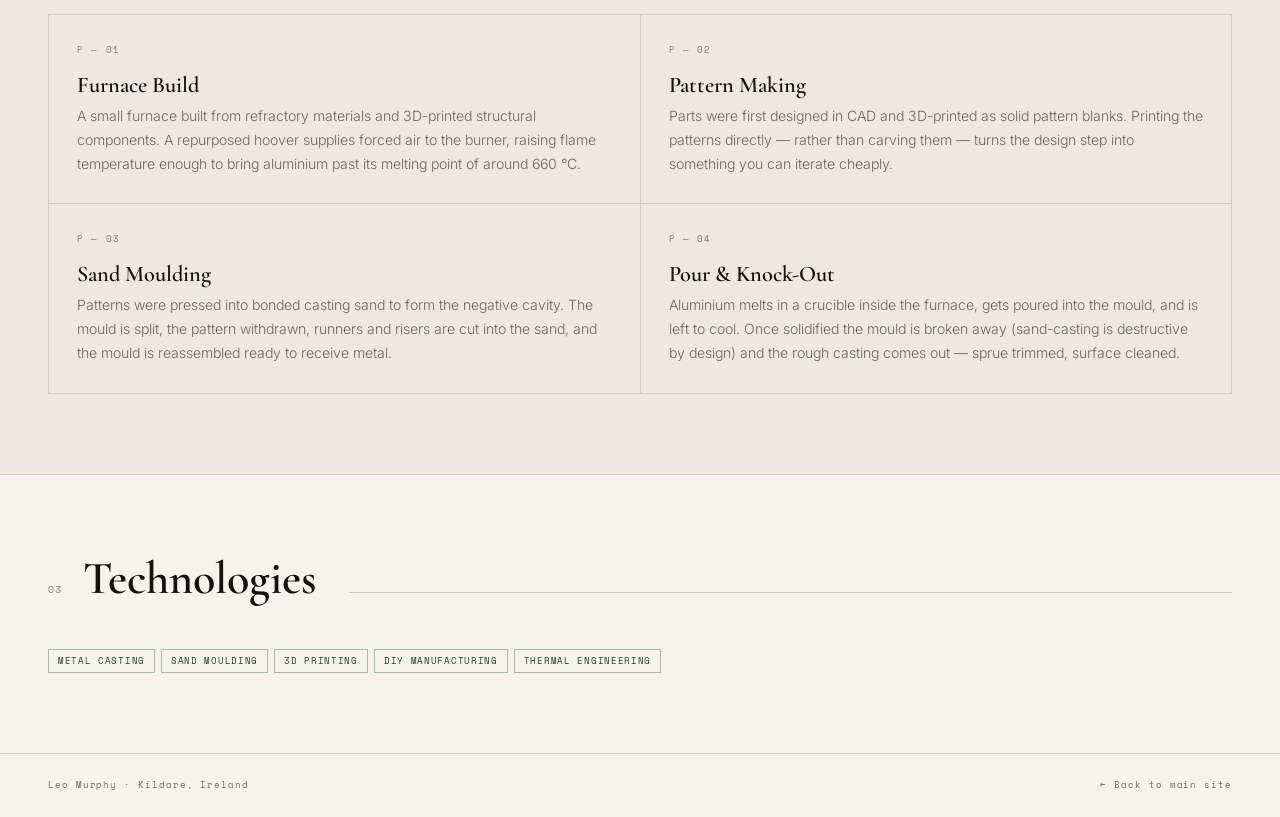
<file: project-aluminium-foundry.html>
<!DOCTYPE html>
<html lang="en">
<head>
  <meta charset="UTF-8">
  <meta name="viewport" content="width=device-width, initial-scale=1.0">
  <title>Aluminium Foundry — Leo Murphy</title>
  <link rel="preconnect" href="https://fonts.googleapis.com">
  <link rel="preconnect" href="https://fonts.gstatic.com" crossorigin>
  <link href="https://fonts.googleapis.com/css2?family=Cormorant+Garamond:ital,wght@0,300;0,400;0,600;1,300;1,400;1,600&family=Space+Mono:ital,wght@0,400;0,700;1,400&family=Inter:wght@300;400;500&display=swap" rel="stylesheet">
  <link rel="stylesheet" href="project.css">
</head>
<body>

  <nav id="nav">
    <a class="nav-name" href="index.html">Leo Murphy</a>
    <ul class="nav-links">
      <li><a href="index.html#about">About</a></li>
      <li><a href="index.html#experience">Experience</a></li>
      <li><a href="index.html#projects" class="active">Projects</a></li>
      <li><a href="index.html#skills">Skills</a></li>
      <li><a href="cv.html">CV</a></li>
      <li><a href="index.html#contact">Contact</a></li>
    </ul>
  </nav>

  <div class="proj-topnav">
    <a class="topnav-prev" href="project-boat.html">← Hydrodynamic Boat Project</a>
    <a class="topnav-all" href="index.html#projects">↑ All Projects</a>
    <a class="topnav-next" href="project-fireman.html">Fireman Robot →</a>
  </div>

  <section id="proj-hero">
    <div class="proj-hero-bg">008</div>
    <div class="proj-hero-content">
      <div class="proj-eyebrow">Project P — 008</div>
      <h1 class="proj-name">Aluminium<br><em>Foundry</em></h1>
    </div>
    <div class="proj-hero-bottom">
      <p class="proj-tagline">A backyard foundry built from a repurposed hoover and 3D-printed patterns — proof you can manufacture almost anything with enough ingenuity and the right heat.</p>
      <div class="proj-meta">
        <span>2020</span>
        <span>Personal Project</span>
        <span>Metal Casting</span>
      </div>
    </div>
  </section>

  <section class="proj-section">
    <div class="section-header">
      <span class="s-num">01</span>
      <h2 class="s-title">Overview</h2>
      <div class="s-rule"></div>
    </div>
    <div class="body-grid">
      <div>
        <p class="body-lead reveal">One of the earliest projects — and the one that first locked in the idea that you don't need a workshop to manufacture real metal parts, you just need to understand the process.</p>
        <p class="body-text reveal">The foundry itself was built from a repurposed hoover (its motor pressed into service as a forced-air supply) and 3D-printed components. Sand-casting moulds were produced from 3D-printed pattern blanks: design the part on a computer, print the pattern, press it into bonded sand to form the cavity, pour molten aluminium, knock out the casting.</p>
        <p class="body-text reveal">It bridged digital and physical manufacturing in a way few hobby projects do: parametric CAD on one end, a glowing crucible on the other. The casts came out — proof of concept demonstrated.</p>
      </div>
      <div class="body-aside reveal">
        <div class="aside-fact">
          <span class="aside-label">Year</span>
          <span class="aside-value">2020</span>
        </div>
        <div class="aside-fact">
          <span class="aside-label">Material</span>
          <span class="aside-value">Aluminium</span>
        </div>
        <div class="aside-fact">
          <span class="aside-label">Method</span>
          <span class="aside-value">Sand casting</span>
        </div>
        <div class="aside-fact">
          <span class="aside-label">Patterns</span>
          <span class="aside-value">3D-printed</span>
        </div>
        <div class="aside-fact">
          <span class="aside-label">Air Supply</span>
          <span class="aside-value">Repurposed hoover</span>
        </div>
      </div>
    </div>
  </section>

  <section class="proj-section alt">
    <div class="section-header">
      <span class="s-num">02</span>
      <h2 class="s-title">Process</h2>
      <div class="s-rule"></div>
    </div>
    <div class="block-list">
      <div class="block reveal">
        <div class="block-idx">P — 01</div>
        <div class="block-title">Furnace Build</div>
        <p class="block-desc">A small furnace built from refractory materials and 3D-printed structural components. A repurposed hoover supplies forced air to the burner, raising flame temperature enough to bring aluminium past its melting point of around 660 °C.</p>
      </div>
      <div class="block reveal">
        <div class="block-idx">P — 02</div>
        <div class="block-title">Pattern Making</div>
        <p class="block-desc">Parts were first designed in CAD and 3D-printed as solid pattern blanks. Printing the patterns directly — rather than carving them — turns the design step into something you can iterate cheaply.</p>
      </div>
      <div class="block reveal">
        <div class="block-idx">P — 03</div>
        <div class="block-title">Sand Moulding</div>
        <p class="block-desc">Patterns were pressed into bonded casting sand to form the negative cavity. The mould is split, the pattern withdrawn, runners and risers are cut into the sand, and the mould is reassembled ready to receive metal.</p>
      </div>
      <div class="block reveal">
        <div class="block-idx">P — 04</div>
        <div class="block-title">Pour &amp; Knock-Out</div>
        <p class="block-desc">Aluminium melts in a crucible inside the furnace, gets poured into the mould, and is left to cool. Once solidified the mould is broken away (sand-casting is destructive by design) and the rough casting comes out — sprue trimmed, surface cleaned.</p>
      </div>
    </div>
  </section>

  <section class="proj-section">
    <div class="section-header">
      <span class="s-num">03</span>
      <h2 class="s-title">Technologies</h2>
      <div class="s-rule"></div>
    </div>
    <div class="tags-row">
      <span class="tag">Metal Casting</span>
      <span class="tag">Sand Moulding</span>
      <span class="tag">3D Printing</span>
      <span class="tag">DIY Manufacturing</span>
      <span class="tag">Thermal Engineering</span>
    </div>
  </section>

  <footer>
    <span>Leo Murphy · Kildare, Ireland</span>
    <a href="index.html">← Back to main site</a>
  </footer>

  <script src="project.js"></script>
</body>
</html>
</file>
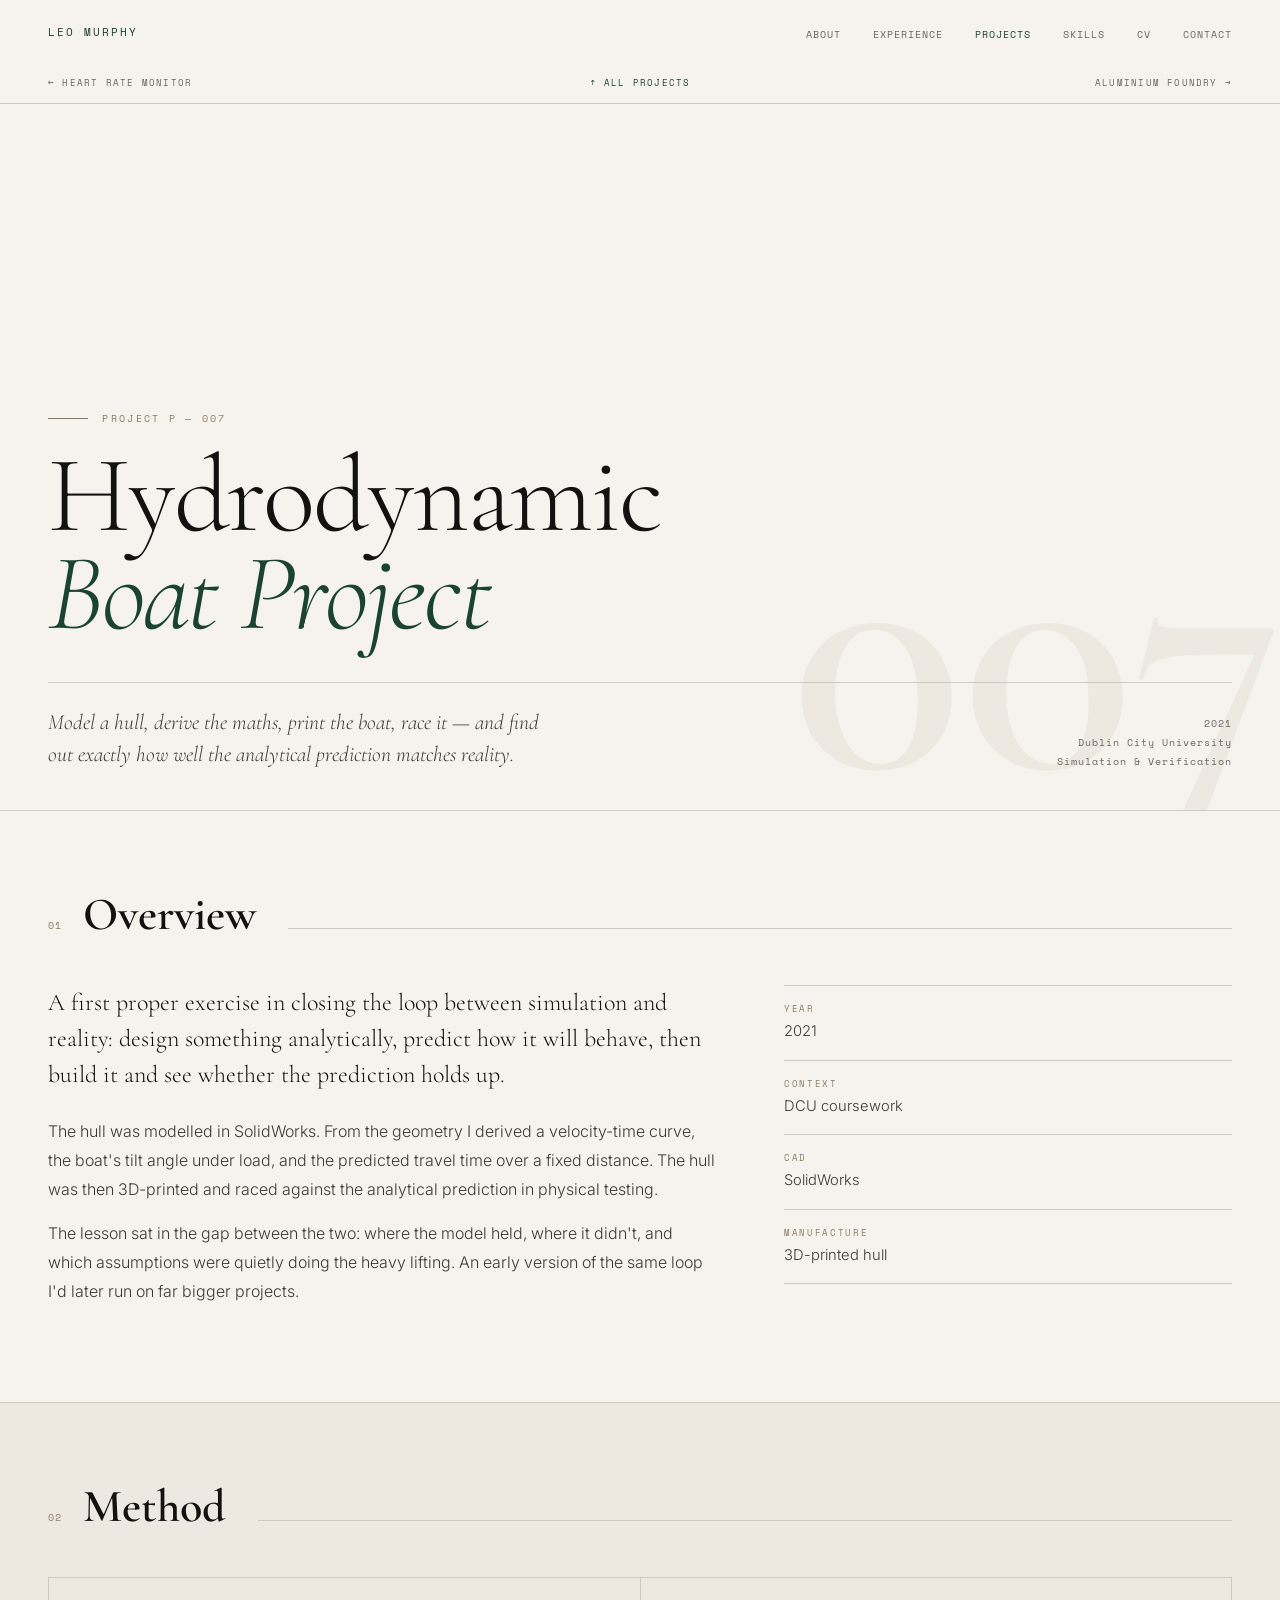
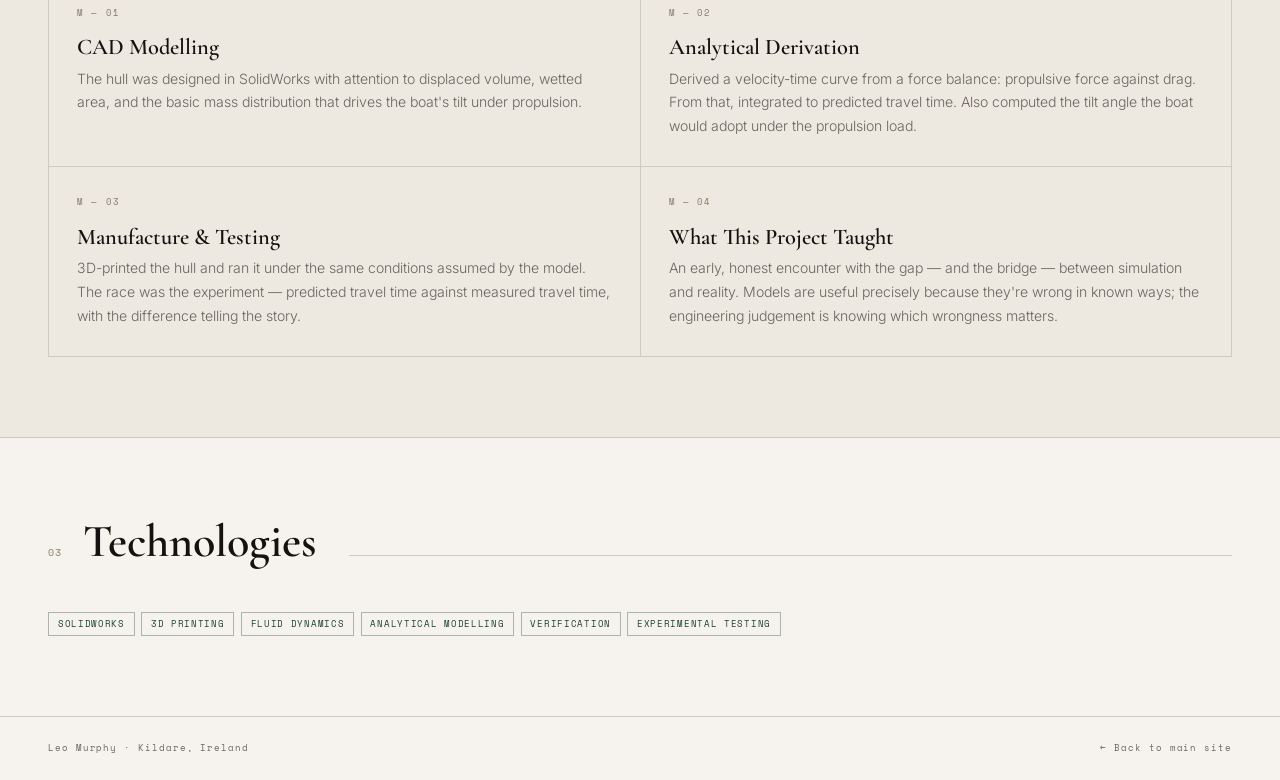
<file: project-boat.html>
<!DOCTYPE html>
<html lang="en">
<head>
  <meta charset="UTF-8">
  <meta name="viewport" content="width=device-width, initial-scale=1.0">
  <title>Hydrodynamic Boat Project — Leo Murphy</title>
  <link rel="preconnect" href="https://fonts.googleapis.com">
  <link rel="preconnect" href="https://fonts.gstatic.com" crossorigin>
  <link href="https://fonts.googleapis.com/css2?family=Cormorant+Garamond:ital,wght@0,300;0,400;0,600;1,300;1,400;1,600&family=Space+Mono:ital,wght@0,400;0,700;1,400&family=Inter:wght@300;400;500&display=swap" rel="stylesheet">
  <link rel="stylesheet" href="project.css">
</head>
<body>

  <nav id="nav">
    <a class="nav-name" href="index.html">Leo Murphy</a>
    <ul class="nav-links">
      <li><a href="index.html#about">About</a></li>
      <li><a href="index.html#experience">Experience</a></li>
      <li><a href="index.html#projects" class="active">Projects</a></li>
      <li><a href="index.html#skills">Skills</a></li>
      <li><a href="cv.html">CV</a></li>
      <li><a href="index.html#contact">Contact</a></li>
    </ul>
  </nav>

  <div class="proj-topnav">
    <a class="topnav-prev" href="project-heart-rate.html">← Heart Rate Monitor</a>
    <a class="topnav-all" href="index.html#projects">↑ All Projects</a>
    <a class="topnav-next" href="project-aluminium-foundry.html">Aluminium Foundry →</a>
  </div>

  <section id="proj-hero">
    <div class="proj-hero-bg">007</div>
    <div class="proj-hero-content">
      <div class="proj-eyebrow">Project P — 007</div>
      <h1 class="proj-name">Hydrodynamic<br><em>Boat Project</em></h1>
    </div>
    <div class="proj-hero-bottom">
      <p class="proj-tagline">Model a hull, derive the maths, print the boat, race it — and find out exactly how well the analytical prediction matches reality.</p>
      <div class="proj-meta">
        <span>2021</span>
        <span>Dublin City University</span>
        <span>Simulation &amp; Verification</span>
      </div>
    </div>
  </section>

  <section class="proj-section">
    <div class="section-header">
      <span class="s-num">01</span>
      <h2 class="s-title">Overview</h2>
      <div class="s-rule"></div>
    </div>
    <div class="body-grid">
      <div>
        <p class="body-lead reveal">A first proper exercise in closing the loop between simulation and reality: design something analytically, predict how it will behave, then build it and see whether the prediction holds up.</p>
        <p class="body-text reveal">The hull was modelled in SolidWorks. From the geometry I derived a velocity-time curve, the boat's tilt angle under load, and the predicted travel time over a fixed distance. The hull was then 3D-printed and raced against the analytical prediction in physical testing.</p>
        <p class="body-text reveal">The lesson sat in the gap between the two: where the model held, where it didn't, and which assumptions were quietly doing the heavy lifting. An early version of the same loop I'd later run on far bigger projects.</p>
      </div>
      <div class="body-aside reveal">
        <div class="aside-fact">
          <span class="aside-label">Year</span>
          <span class="aside-value">2021</span>
        </div>
        <div class="aside-fact">
          <span class="aside-label">Context</span>
          <span class="aside-value">DCU coursework</span>
        </div>
        <div class="aside-fact">
          <span class="aside-label">CAD</span>
          <span class="aside-value">SolidWorks</span>
        </div>
        <div class="aside-fact">
          <span class="aside-label">Manufacture</span>
          <span class="aside-value">3D-printed hull</span>
        </div>
      </div>
    </div>
  </section>

  <section class="proj-section alt">
    <div class="section-header">
      <span class="s-num">02</span>
      <h2 class="s-title">Method</h2>
      <div class="s-rule"></div>
    </div>
    <div class="block-list">
      <div class="block reveal">
        <div class="block-idx">M — 01</div>
        <div class="block-title">CAD Modelling</div>
        <p class="block-desc">The hull was designed in SolidWorks with attention to displaced volume, wetted area, and the basic mass distribution that drives the boat's tilt under propulsion.</p>
      </div>
      <div class="block reveal">
        <div class="block-idx">M — 02</div>
        <div class="block-title">Analytical Derivation</div>
        <p class="block-desc">Derived a velocity-time curve from a force balance: propulsive force against drag. From that, integrated to predicted travel time. Also computed the tilt angle the boat would adopt under the propulsion load.</p>
      </div>
      <div class="block reveal">
        <div class="block-idx">M — 03</div>
        <div class="block-title">Manufacture &amp; Testing</div>
        <p class="block-desc">3D-printed the hull and ran it under the same conditions assumed by the model. The race was the experiment — predicted travel time against measured travel time, with the difference telling the story.</p>
      </div>
      <div class="block reveal">
        <div class="block-idx">M — 04</div>
        <div class="block-title">What This Project Taught</div>
        <p class="block-desc">An early, honest encounter with the gap — and the bridge — between simulation and reality. Models are useful precisely because they're wrong in known ways; the engineering judgement is knowing which wrongness matters.</p>
      </div>
    </div>
  </section>

  <section class="proj-section">
    <div class="section-header">
      <span class="s-num">03</span>
      <h2 class="s-title">Technologies</h2>
      <div class="s-rule"></div>
    </div>
    <div class="tags-row">
      <span class="tag">SolidWorks</span>
      <span class="tag">3D Printing</span>
      <span class="tag">Fluid Dynamics</span>
      <span class="tag">Analytical Modelling</span>
      <span class="tag">Verification</span>
      <span class="tag">Experimental Testing</span>
    </div>
  </section>

   <footer>
    <span>Leo Murphy · Kildare, Ireland</span>
    <a href="index.html">← Back to main site</a>
  </footer>

  <script src="project.js"></script>
</body>
</html>
</file>
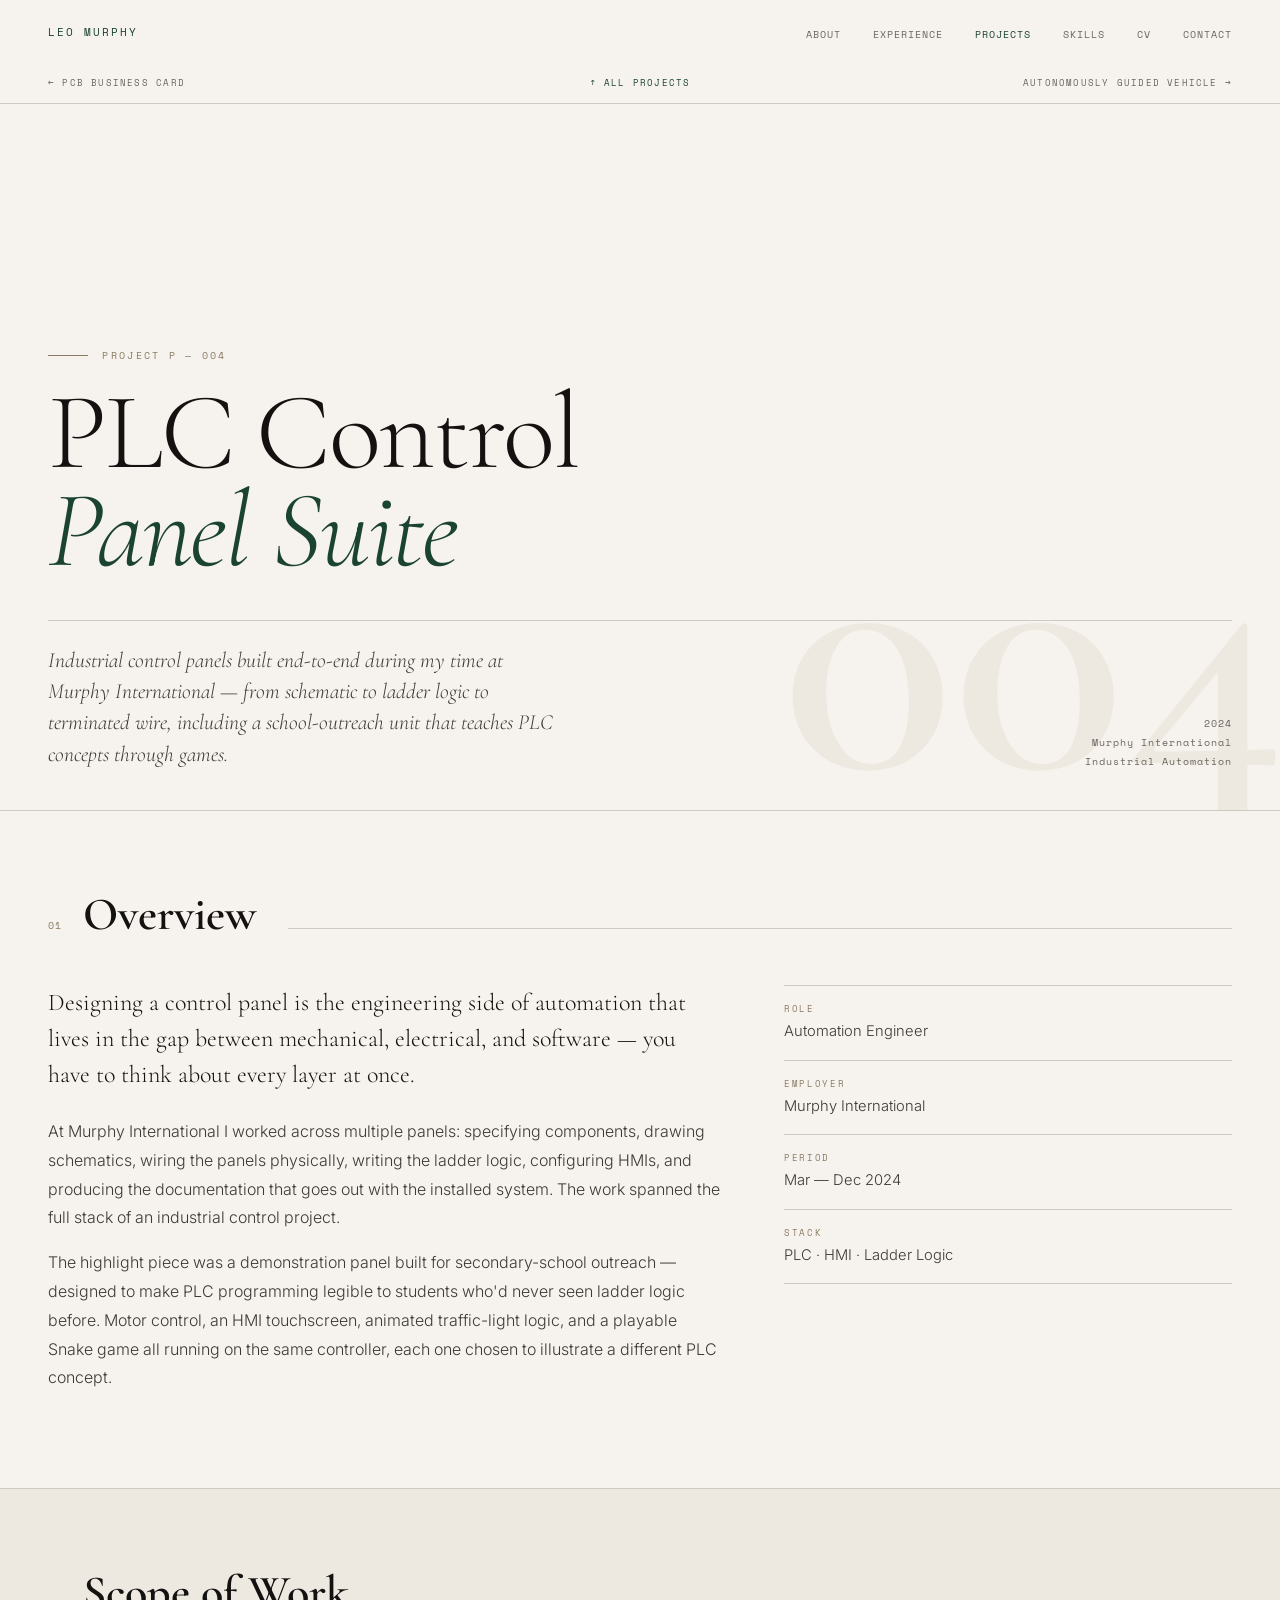
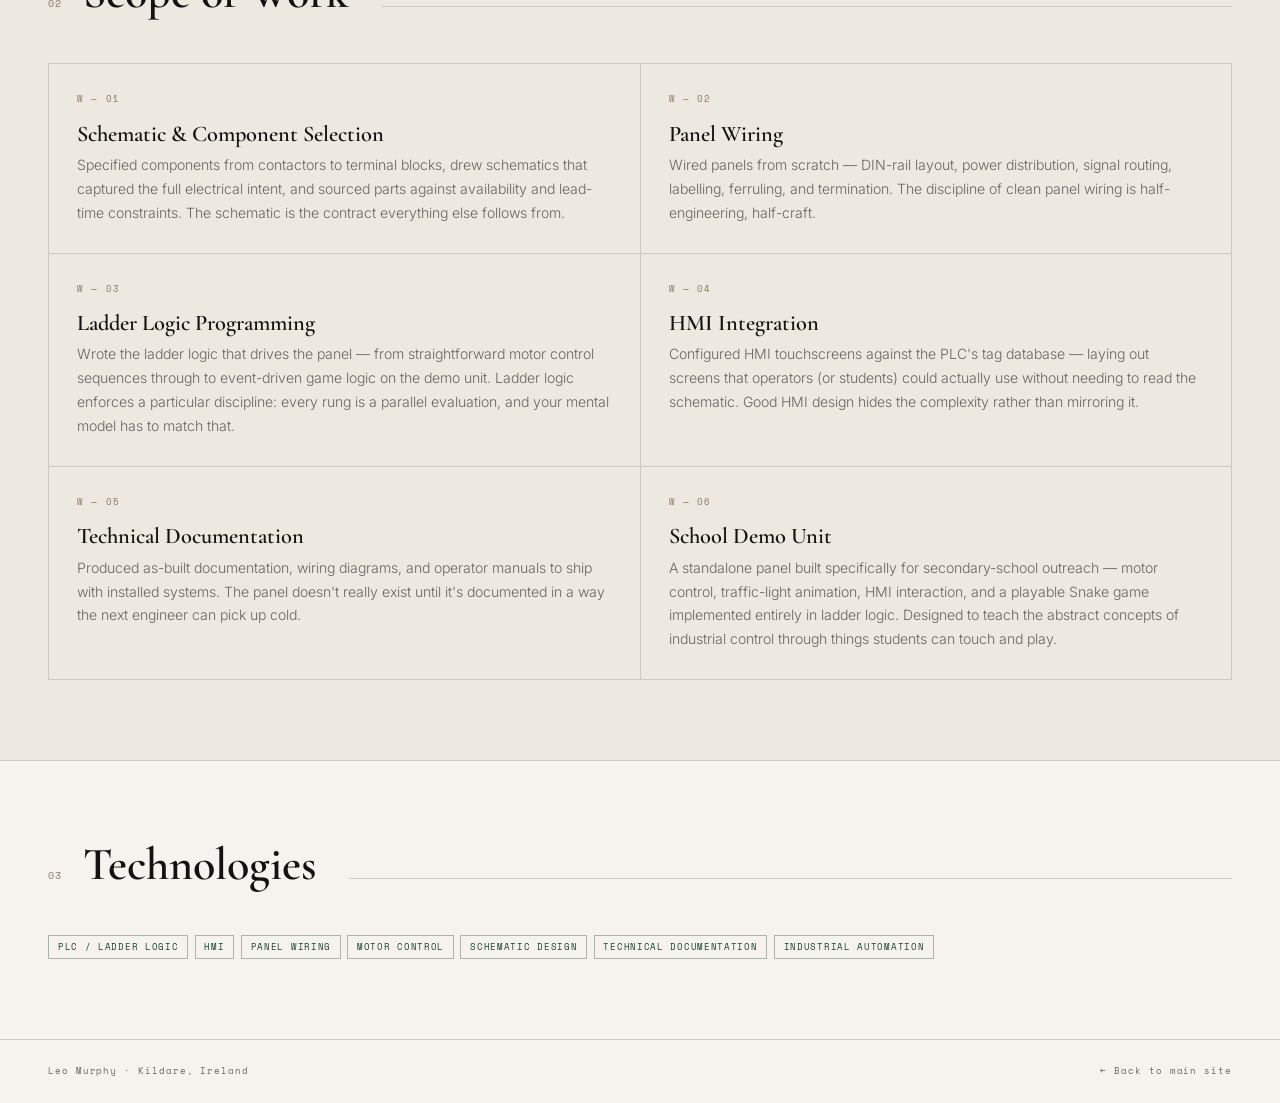
<file: project-control-panels.html>
<!DOCTYPE html>
<html lang="en">
<head>
  <meta charset="UTF-8">
  <meta name="viewport" content="width=device-width, initial-scale=1.0">
  <title>PLC Control Panel Suite — Leo Murphy</title>
  <link rel="preconnect" href="https://fonts.googleapis.com">
  <link rel="preconnect" href="https://fonts.gstatic.com" crossorigin>
  <link href="https://fonts.googleapis.com/css2?family=Cormorant+Garamond:ital,wght@0,300;0,400;0,600;1,300;1,400;1,600&family=Space+Mono:ital,wght@0,400;0,700;1,400&family=Inter:wght@300;400;500&display=swap" rel="stylesheet">
  <link rel="stylesheet" href="project.css">
</head>
<body>

  <nav id="nav">
    <a class="nav-name" href="index.html">Leo Murphy</a>
    <ul class="nav-links">
      <li><a href="index.html#about">About</a></li>
      <li><a href="index.html#experience">Experience</a></li>
      <li><a href="index.html#projects" class="active">Projects</a></li>
      <li><a href="index.html#skills">Skills</a></li>
      <li><a href="cv.html">CV</a></li>
      <li><a href="index.html#contact">Contact</a></li>
    </ul>
  </nav>

  <div class="proj-topnav">
    <a class="topnav-prev" href="project-pcb-business-card.html">← PCB Business Card</a>
    <a class="topnav-all" href="index.html#projects">↑ All Projects</a>
    <a class="topnav-next" href="project-agv.html">Autonomously Guided Vehicle →</a>
  </div>

  <section id="proj-hero">
    <div class="proj-hero-bg">004</div>
    <div class="proj-hero-content">
      <div class="proj-eyebrow">Project P — 004</div>
      <h1 class="proj-name">PLC Control<br><em>Panel Suite</em></h1>
    </div>
    <div class="proj-hero-bottom">
      <p class="proj-tagline">Industrial control panels built end-to-end during my time at Murphy International — from schematic to ladder logic to terminated wire, including a school-outreach unit that teaches PLC concepts through games.</p>
      <div class="proj-meta">
        <span>2024</span>
        <span>Murphy International</span>
        <span>Industrial Automation</span>
      </div>
    </div>
  </section>

  <section class="proj-section">
    <div class="section-header">
      <span class="s-num">01</span>
      <h2 class="s-title">Overview</h2>
      <div class="s-rule"></div>
    </div>
    <div class="body-grid">
      <div>
        <p class="body-lead reveal">Designing a control panel is the engineering side of automation that lives in the gap between mechanical, electrical, and software — you have to think about every layer at once.</p>
        <p class="body-text reveal">At Murphy International I worked across multiple panels: specifying components, drawing schematics, wiring the panels physically, writing the ladder logic, configuring HMIs, and producing the documentation that goes out with the installed system. The work spanned the full stack of an industrial control project.</p>
        <p class="body-text reveal">The highlight piece was a demonstration panel built for secondary-school outreach — designed to make PLC programming legible to students who'd never seen ladder logic before. Motor control, an HMI touchscreen, animated traffic-light logic, and a playable Snake game all running on the same controller, each one chosen to illustrate a different PLC concept.</p>
      </div>
      <div class="body-aside reveal">
        <div class="aside-fact">
          <span class="aside-label">Role</span>
          <span class="aside-value">Automation Engineer</span>
        </div>
        <div class="aside-fact">
          <span class="aside-label">Employer</span>
          <span class="aside-value">Murphy International</span>
        </div>
        <div class="aside-fact">
          <span class="aside-label">Period</span>
          <span class="aside-value">Mar — Dec 2024</span>
        </div>
        <div class="aside-fact">
          <span class="aside-label">Stack</span>
          <span class="aside-value">PLC · HMI · Ladder Logic</span>
        </div>
      </div>
    </div>
  </section>

  <section class="proj-section alt">
    <div class="section-header">
      <span class="s-num">02</span>
      <h2 class="s-title">Scope of Work</h2>
      <div class="s-rule"></div>
    </div>
    <div class="block-list">
      <div class="block reveal">
        <div class="block-idx">W — 01</div>
        <div class="block-title">Schematic &amp; Component Selection</div>
        <p class="block-desc">Specified components from contactors to terminal blocks, drew schematics that captured the full electrical intent, and sourced parts against availability and lead-time constraints. The schematic is the contract everything else follows from.</p>
      </div>
      <div class="block reveal">
        <div class="block-idx">W — 02</div>
        <div class="block-title">Panel Wiring</div>
        <p class="block-desc">Wired panels from scratch — DIN-rail layout, power distribution, signal routing, labelling, ferruling, and termination. The discipline of clean panel wiring is half-engineering, half-craft.</p>
      </div>
      <div class="block reveal">
        <div class="block-idx">W — 03</div>
        <div class="block-title">Ladder Logic Programming</div>
        <p class="block-desc">Wrote the ladder logic that drives the panel — from straightforward motor control sequences through to event-driven game logic on the demo unit. Ladder logic enforces a particular discipline: every rung is a parallel evaluation, and your mental model has to match that.</p>
      </div>
      <div class="block reveal">
        <div class="block-idx">W — 04</div>
        <div class="block-title">HMI Integration</div>
        <p class="block-desc">Configured HMI touchscreens against the PLC's tag database — laying out screens that operators (or students) could actually use without needing to read the schematic. Good HMI design hides the complexity rather than mirroring it.</p>
      </div>
      <div class="block reveal">
        <div class="block-idx">W — 05</div>
        <div class="block-title">Technical Documentation</div>
        <p class="block-desc">Produced as-built documentation, wiring diagrams, and operator manuals to ship with installed systems. The panel doesn't really exist until it's documented in a way the next engineer can pick up cold.</p>
      </div>
      <div class="block reveal">
        <div class="block-idx">W — 06</div>
        <div class="block-title">School Demo Unit</div>
        <p class="block-desc">A standalone panel built specifically for secondary-school outreach — motor control, traffic-light animation, HMI interaction, and a playable Snake game implemented entirely in ladder logic. Designed to teach the abstract concepts of industrial control through things students can touch and play.</p>
      </div>
    </div>
  </section>

  <section class="proj-section">
    <div class="section-header">
      <span class="s-num">03</span>
      <h2 class="s-title">Technologies</h2>
      <div class="s-rule"></div>
    </div>
    <div class="tags-row">
      <span class="tag">PLC / Ladder Logic</span>
      <span class="tag">HMI</span>
      <span class="tag">Panel Wiring</span>
      <span class="tag">Motor Control</span>
      <span class="tag">Schematic Design</span>
      <span class="tag">Technical Documentation</span>
      <span class="tag">Industrial Automation</span>
    </div>
  </section>

  <footer>
    <span>Leo Murphy · Kildare, Ireland</span>
    <a href="index.html">← Back to main site</a>
  </footer>

  <script src="project.js"></script>
</body>
</html>
</file>
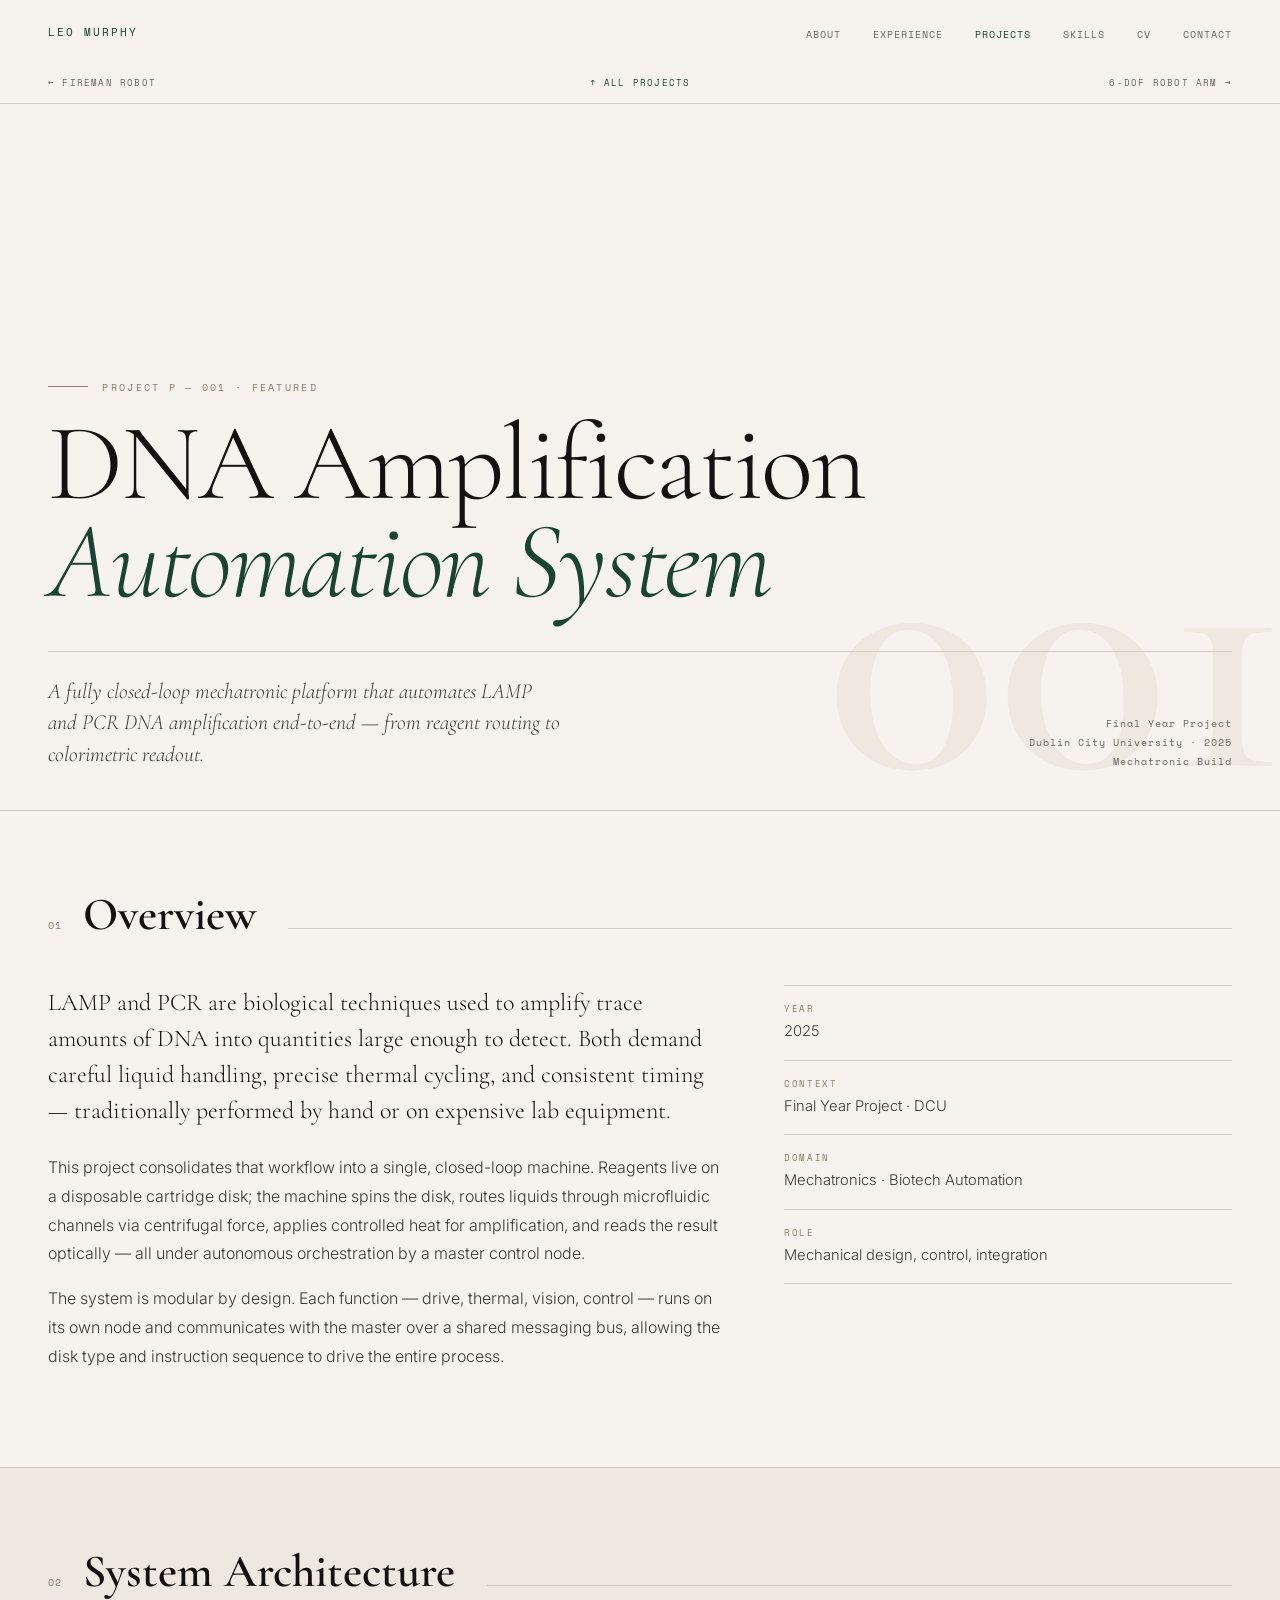
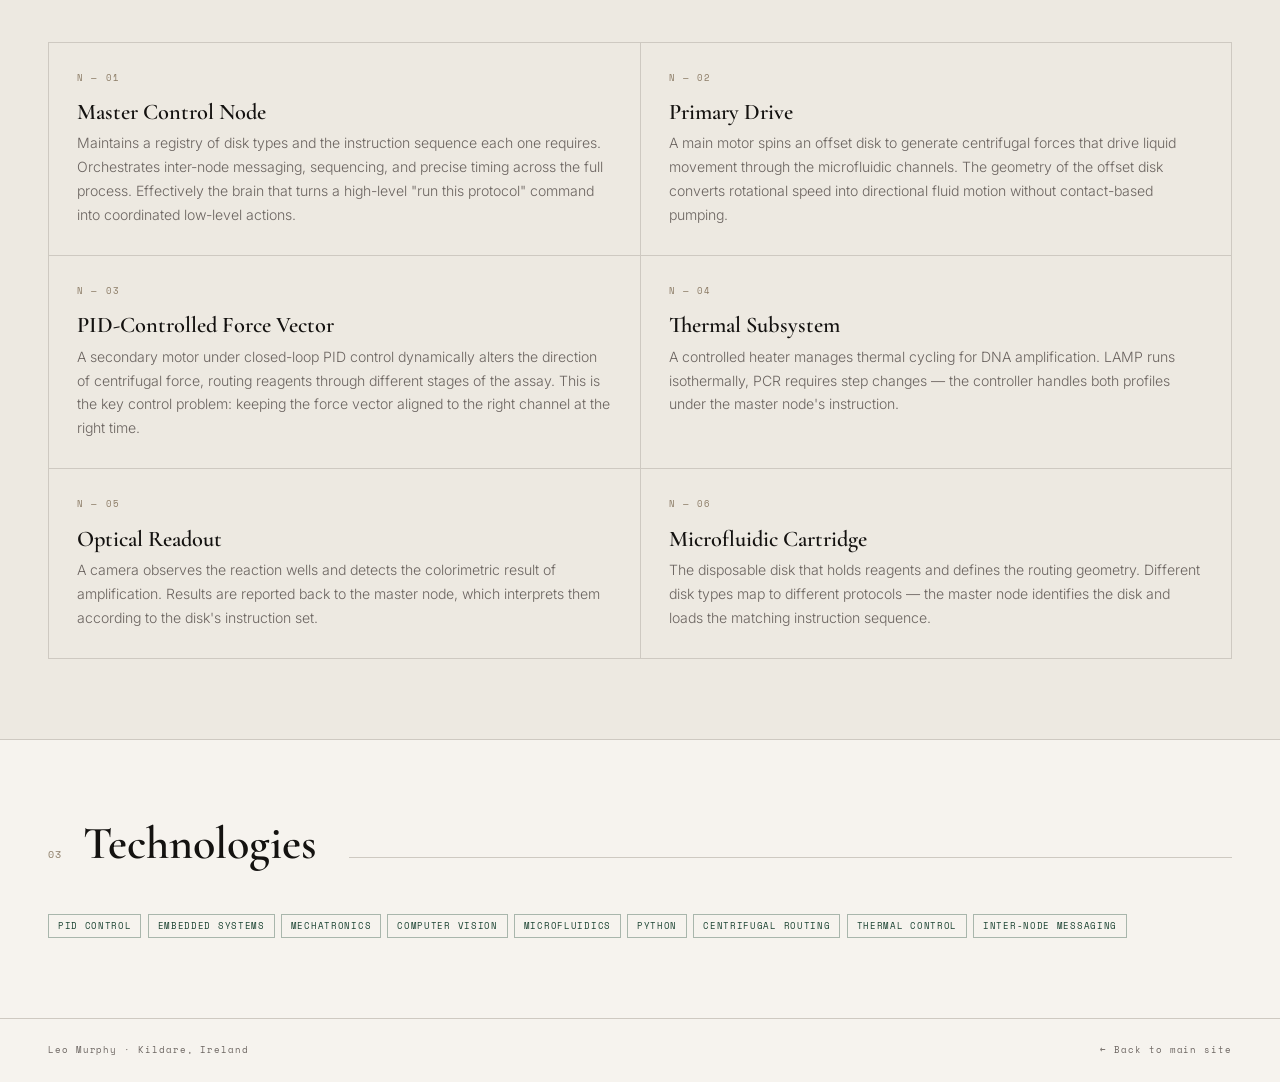
<file: project-dna-amplification.html>
<!DOCTYPE html>
<html lang="en">
<head>
  <meta charset="UTF-8">
  <meta name="viewport" content="width=device-width, initial-scale=1.0">
  <title>DNA Amplification Automation System — Leo Murphy</title>
  <link rel="preconnect" href="https://fonts.googleapis.com">
  <link rel="preconnect" href="https://fonts.gstatic.com" crossorigin>
  <link href="https://fonts.googleapis.com/css2?family=Cormorant+Garamond:ital,wght@0,300;0,400;0,600;1,300;1,400;1,600&family=Space+Mono:ital,wght@0,400;0,700;1,400&family=Inter:wght@300;400;500&display=swap" rel="stylesheet">
  <link rel="stylesheet" href="project.css">
</head>
<body>

  <nav id="nav">
    <a class="nav-name" href="index.html">Leo Murphy</a>
    <ul class="nav-links">
      <li><a href="index.html#about">About</a></li>
      <li><a href="index.html#experience">Experience</a></li>
      <li><a href="index.html#projects" class="active">Projects</a></li>
      <li><a href="index.html#skills">Skills</a></li>
      <li><a href="cv.html">CV</a></li>
      <li><a href="index.html#contact">Contact</a></li>
    </ul>
  </nav>

  <div class="proj-topnav">
    <a class="topnav-prev" href="project-fireman.html">← Fireman Robot</a>
    <a class="topnav-all" href="index.html#projects">↑ All Projects</a>
    <a class="topnav-next" href="project-robot-arm.html">6-DOF Robot Arm →</a>
  </div>

  <section id="proj-hero">
    <div class="proj-hero-bg">001</div>
    <div class="proj-hero-content">
      <div class="proj-eyebrow">Project P — 001 · Featured</div>
      <h1 class="proj-name">DNA Amplification<br><em>Automation System</em></h1>
    </div>
    <div class="proj-hero-bottom">
      <p class="proj-tagline">A fully closed-loop mechatronic platform that automates LAMP and PCR DNA amplification end-to-end — from reagent routing to colorimetric readout.</p>
      <div class="proj-meta">
        <span>Final Year Project</span>
        <span>Dublin City University · 2025</span>
        <span>Mechatronic Build</span>
      </div>
    </div>
  </section>

  <section class="proj-section">
    <div class="section-header">
      <span class="s-num">01</span>
      <h2 class="s-title">Overview</h2>
      <div class="s-rule"></div>
    </div>
    <div class="body-grid">
      <div>
        <p class="body-lead reveal">LAMP and PCR are biological techniques used to amplify trace amounts of DNA into quantities large enough to detect. Both demand careful liquid handling, precise thermal cycling, and consistent timing — traditionally performed by hand or on expensive lab equipment.</p>
        <p class="body-text reveal">This project consolidates that workflow into a single, closed-loop machine. Reagents live on a disposable cartridge disk; the machine spins the disk, routes liquids through microfluidic channels via centrifugal force, applies controlled heat for amplification, and reads the result optically — all under autonomous orchestration by a master control node.</p>
        <p class="body-text reveal">The system is modular by design. Each function — drive, thermal, vision, control — runs on its own node and communicates with the master over a shared messaging bus, allowing the disk type and instruction sequence to drive the entire process.</p>
      </div>
      <div class="body-aside reveal">
        <div class="aside-fact">
          <span class="aside-label">Year</span>
          <span class="aside-value">2025</span>
        </div>
        <div class="aside-fact">
          <span class="aside-label">Context</span>
          <span class="aside-value">Final Year Project · DCU</span>
        </div>
        <div class="aside-fact">
          <span class="aside-label">Domain</span>
          <span class="aside-value">Mechatronics · Biotech Automation</span>
        </div>
        <div class="aside-fact">
          <span class="aside-label">Role</span>
          <span class="aside-value">Mechanical design, control, integration</span>
        </div>
      </div>
    </div>
  </section>

  <section class="proj-section alt">
    <div class="section-header">
      <span class="s-num">02</span>
      <h2 class="s-title">System Architecture</h2>
      <div class="s-rule"></div>
    </div>
    <div class="block-list">
      <div class="block reveal">
        <div class="block-idx">N — 01</div>
        <div class="block-title">Master Control Node</div>
        <p class="block-desc">Maintains a registry of disk types and the instruction sequence each one requires. Orchestrates inter-node messaging, sequencing, and precise timing across the full process. Effectively the brain that turns a high-level "run this protocol" command into coordinated low-level actions.</p>
      </div>
      <div class="block reveal">
        <div class="block-idx">N — 02</div>
        <div class="block-title">Primary Drive</div>
        <p class="block-desc">A main motor spins an offset disk to generate centrifugal forces that drive liquid movement through the microfluidic channels. The geometry of the offset disk converts rotational speed into directional fluid motion without contact-based pumping.</p>
      </div>
      <div class="block reveal">
        <div class="block-idx">N — 03</div>
        <div class="block-title">PID-Controlled Force Vector</div>
        <p class="block-desc">A secondary motor under closed-loop PID control dynamically alters the direction of centrifugal force, routing reagents through different stages of the assay. This is the key control problem: keeping the force vector aligned to the right channel at the right time.</p>
      </div>
      <div class="block reveal">
        <div class="block-idx">N — 04</div>
        <div class="block-title">Thermal Subsystem</div>
        <p class="block-desc">A controlled heater manages thermal cycling for DNA amplification. LAMP runs isothermally, PCR requires step changes — the controller handles both profiles under the master node's instruction.</p>
      </div>
      <div class="block reveal">
        <div class="block-idx">N — 05</div>
        <div class="block-title">Optical Readout</div>
        <p class="block-desc">A camera observes the reaction wells and detects the colorimetric result of amplification. Results are reported back to the master node, which interprets them according to the disk's instruction set.</p>
      </div>
      <div class="block reveal">
        <div class="block-idx">N — 06</div>
        <div class="block-title">Microfluidic Cartridge</div>
        <p class="block-desc">The disposable disk that holds reagents and defines the routing geometry. Different disk types map to different protocols — the master node identifies the disk and loads the matching instruction sequence.</p>
      </div>
    </div>
  </section>

  <section class="proj-section">
    <div class="section-header">
      <span class="s-num">03</span>
      <h2 class="s-title">Technologies</h2>
      <div class="s-rule"></div>
    </div>
    <div class="tags-row">
      <span class="tag">PID Control</span>
      <span class="tag">Embedded Systems</span>
      <span class="tag">Mechatronics</span>
      <span class="tag">Computer Vision</span>
      <span class="tag">Microfluidics</span>
      <span class="tag">Python</span>
      <span class="tag">Centrifugal Routing</span>
      <span class="tag">Thermal Control</span>
      <span class="tag">Inter-Node Messaging</span>
    </div>
  </section>

  <footer>
    <span>Leo Murphy · Kildare, Ireland</span>
    <a href="index.html">← Back to main site</a>
  </footer>

  <script src="project.js"></script>
</body>
</html>
</file>
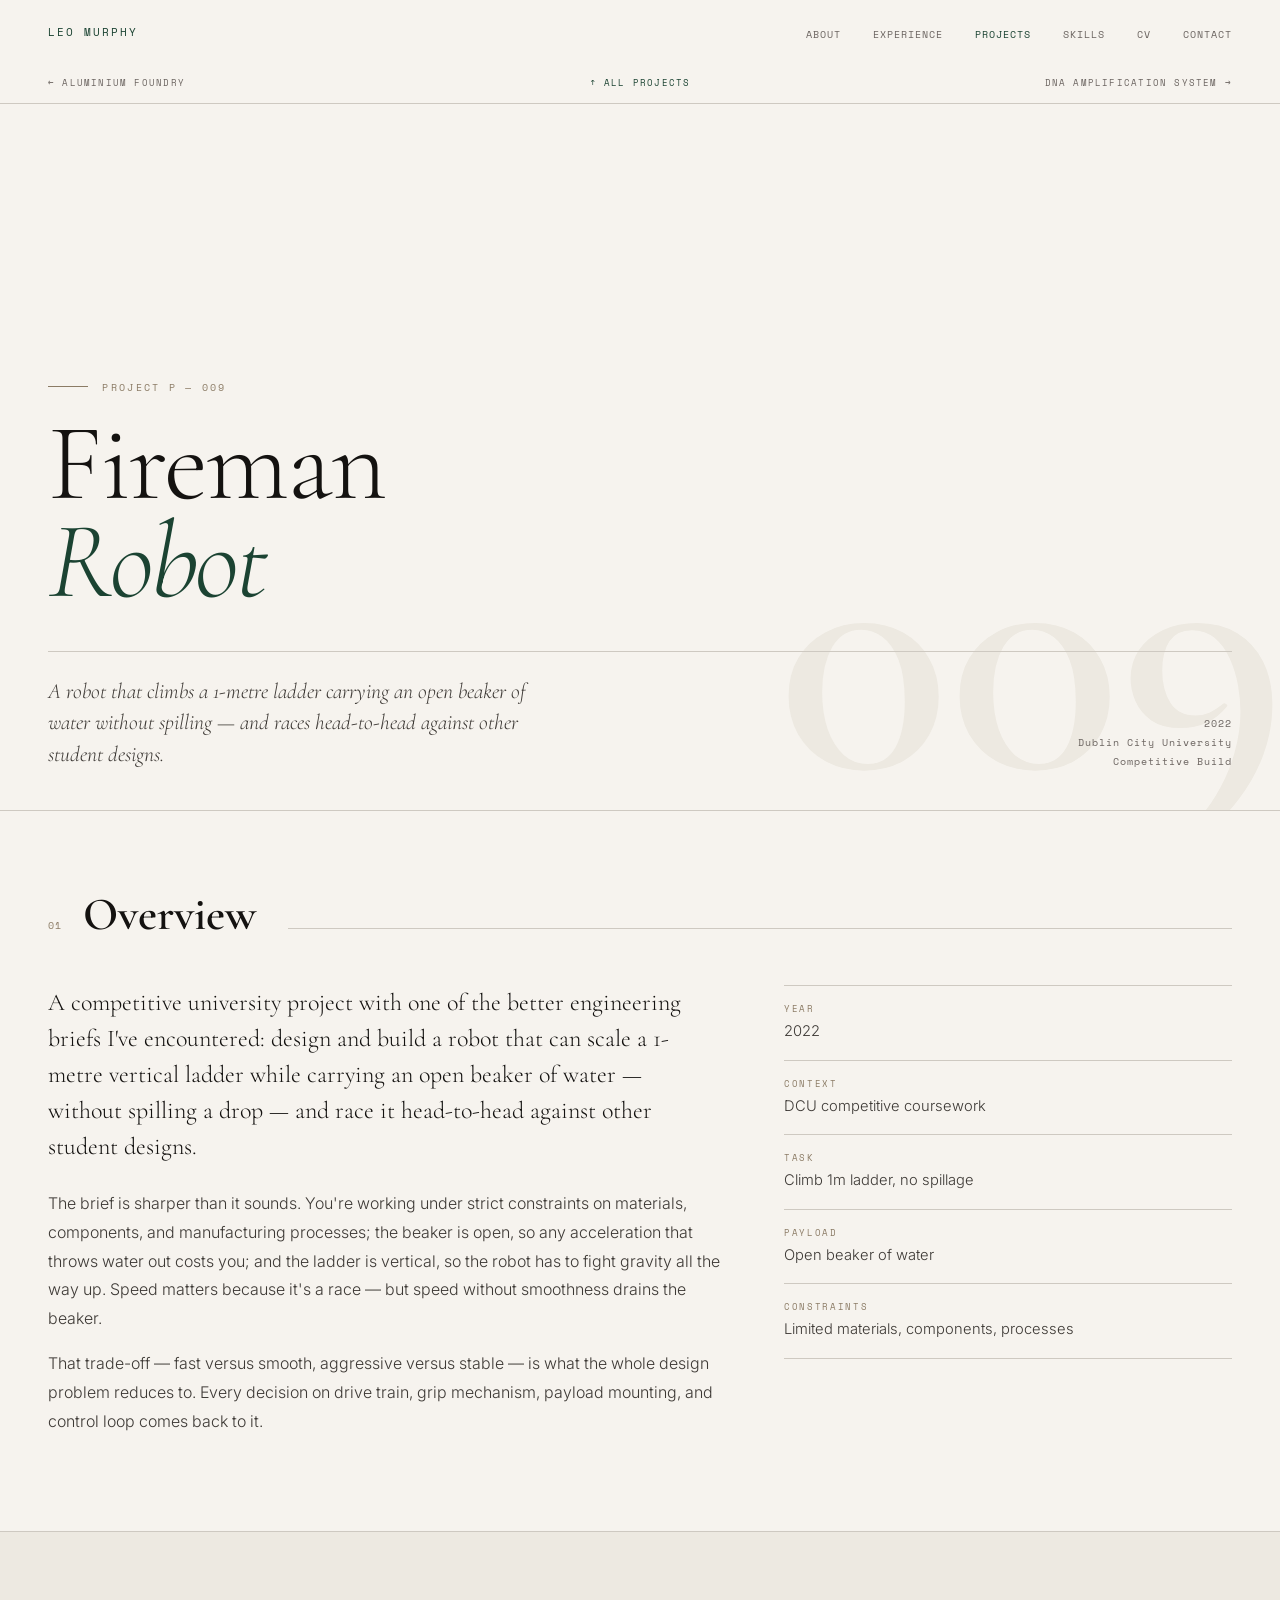
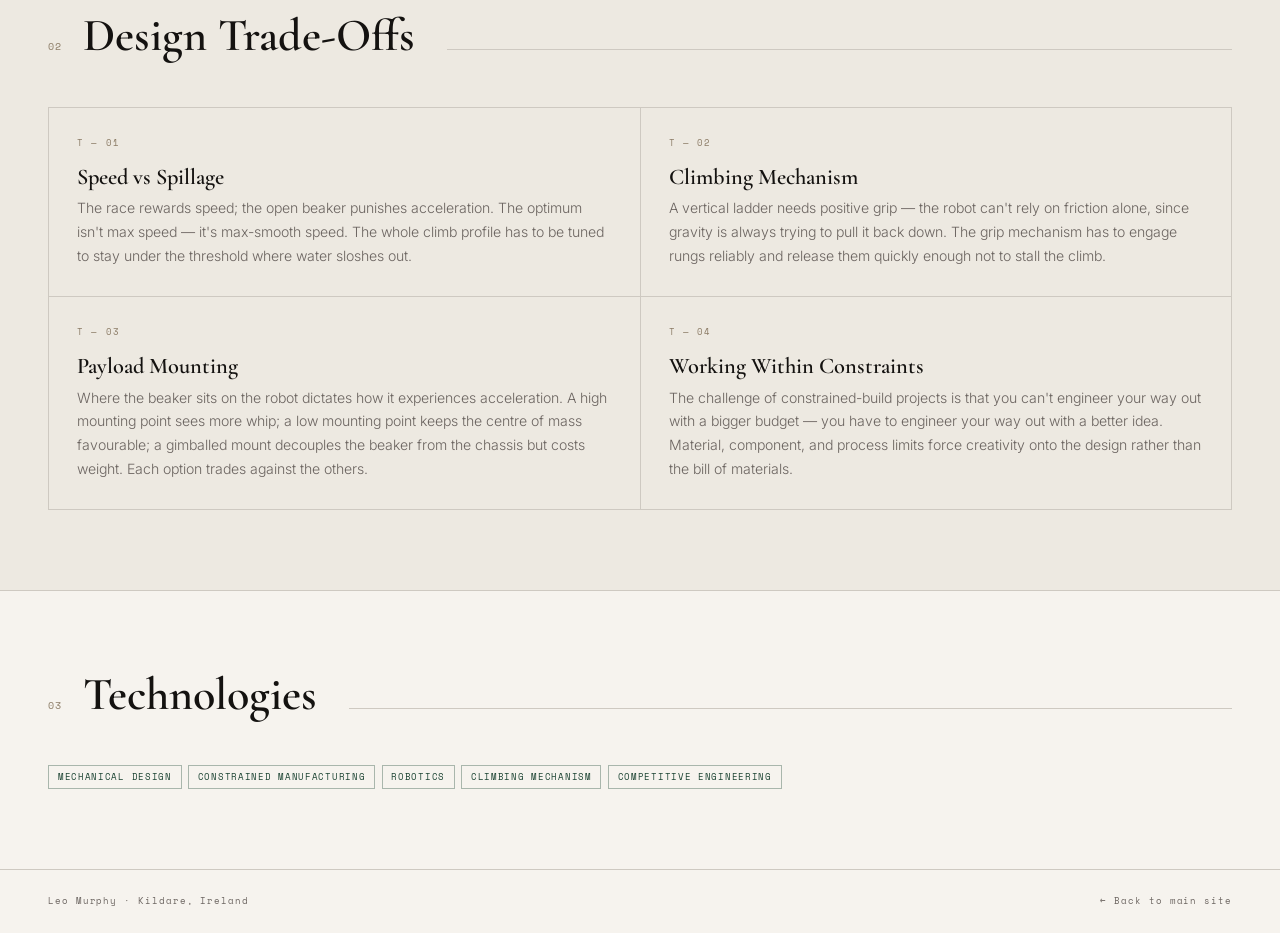
<file: project-fireman.html>
<!DOCTYPE html>
<html lang="en">
<head>
  <meta charset="UTF-8">
  <meta name="viewport" content="width=device-width, initial-scale=1.0">
  <title>Fireman Robot — Leo Murphy</title>
  <link rel="preconnect" href="https://fonts.googleapis.com">
  <link rel="preconnect" href="https://fonts.gstatic.com" crossorigin>
  <link href="https://fonts.googleapis.com/css2?family=Cormorant+Garamond:ital,wght@0,300;0,400;0,600;1,300;1,400;1,600&family=Space+Mono:ital,wght@0,400;0,700;1,400&family=Inter:wght@300;400;500&display=swap" rel="stylesheet">
  <link rel="stylesheet" href="project.css">
</head>
<body>

  <nav id="nav">
    <a class="nav-name" href="index.html">Leo Murphy</a>
    <ul class="nav-links">
      <li><a href="index.html#about">About</a></li>
      <li><a href="index.html#experience">Experience</a></li>
      <li><a href="index.html#projects" class="active">Projects</a></li>
      <li><a href="index.html#skills">Skills</a></li>
      <li><a href="cv.html">CV</a></li>
      <li><a href="index.html#contact">Contact</a></li>
    </ul>
  </nav>

  <div class="proj-topnav">
    <a class="topnav-prev" href="project-aluminium-foundry.html">← Aluminium Foundry</a>
    <a class="topnav-all" href="index.html#projects">↑ All Projects</a>
    <a class="topnav-next" href="project-dna-amplification.html">DNA Amplification System →</a>
  </div>

  <section id="proj-hero">
    <div class="proj-hero-bg">009</div>
    <div class="proj-hero-content">
      <div class="proj-eyebrow">Project P — 009</div>
      <h1 class="proj-name">Fireman<br><em>Robot</em></h1>
    </div>
    <div class="proj-hero-bottom">
      <p class="proj-tagline">A robot that climbs a 1-metre ladder carrying an open beaker of water without spilling — and races head-to-head against other student designs.</p>
      <div class="proj-meta">
        <span>2022</span>
        <span>Dublin City University</span>
        <span>Competitive Build</span>
      </div>
    </div>
  </section>

  <section class="proj-section">
    <div class="section-header">
      <span class="s-num">01</span>
      <h2 class="s-title">Overview</h2>
      <div class="s-rule"></div>
    </div>
    <div class="body-grid">
      <div>
        <p class="body-lead reveal">A competitive university project with one of the better engineering briefs I've encountered: design and build a robot that can scale a 1-metre vertical ladder while carrying an open beaker of water — without spilling a drop — and race it head-to-head against other student designs.</p>
        <p class="body-text reveal">The brief is sharper than it sounds. You're working under strict constraints on materials, components, and manufacturing processes; the beaker is open, so any acceleration that throws water out costs you; and the ladder is vertical, so the robot has to fight gravity all the way up. Speed matters because it's a race — but speed without smoothness drains the beaker.</p>
        <p class="body-text reveal">That trade-off — fast versus smooth, aggressive versus stable — is what the whole design problem reduces to. Every decision on drive train, grip mechanism, payload mounting, and control loop comes back to it.</p>
      </div>
      <div class="body-aside reveal">
        <div class="aside-fact">
          <span class="aside-label">Year</span>
          <span class="aside-value">2022</span>
        </div>
        <div class="aside-fact">
          <span class="aside-label">Context</span>
          <span class="aside-value">DCU competitive coursework</span>
        </div>
        <div class="aside-fact">
          <span class="aside-label">Task</span>
          <span class="aside-value">Climb 1m ladder, no spillage</span>
        </div>
        <div class="aside-fact">
          <span class="aside-label">Payload</span>
          <span class="aside-value">Open beaker of water</span>
        </div>
        <div class="aside-fact">
          <span class="aside-label">Constraints</span>
          <span class="aside-value">Limited materials, components, processes</span>
        </div>
      </div>
    </div>
  </section>

  <section class="proj-section alt">
    <div class="section-header">
      <span class="s-num">02</span>
      <h2 class="s-title">Design Trade-Offs</h2>
      <div class="s-rule"></div>
    </div>
    <div class="block-list">
      <div class="block reveal">
        <div class="block-idx">T — 01</div>
        <div class="block-title">Speed vs Spillage</div>
        <p class="block-desc">The race rewards speed; the open beaker punishes acceleration. The optimum isn't max speed — it's max-smooth speed. The whole climb profile has to be tuned to stay under the threshold where water sloshes out.</p>
      </div>
      <div class="block reveal">
        <div class="block-idx">T — 02</div>
        <div class="block-title">Climbing Mechanism</div>
        <p class="block-desc">A vertical ladder needs positive grip — the robot can't rely on friction alone, since gravity is always trying to pull it back down. The grip mechanism has to engage rungs reliably and release them quickly enough not to stall the climb.</p>
      </div>
      <div class="block reveal">
        <div class="block-idx">T — 03</div>
        <div class="block-title">Payload Mounting</div>
        <p class="block-desc">Where the beaker sits on the robot dictates how it experiences acceleration. A high mounting point sees more whip; a low mounting point keeps the centre of mass favourable; a gimballed mount decouples the beaker from the chassis but costs weight. Each option trades against the others.</p>
      </div>
      <div class="block reveal">
        <div class="block-idx">T — 04</div>
        <div class="block-title">Working Within Constraints</div>
        <p class="block-desc">The challenge of constrained-build projects is that you can't engineer your way out with a bigger budget — you have to engineer your way out with a better idea. Material, component, and process limits force creativity onto the design rather than the bill of materials.</p>
      </div>
    </div>
  </section>

  <section class="proj-section">
    <div class="section-header">
      <span class="s-num">03</span>
      <h2 class="s-title">Technologies</h2>
      <div class="s-rule"></div>
    </div>
    <div class="tags-row">
      <span class="tag">Mechanical Design</span>
      <span class="tag">Constrained Manufacturing</span>
      <span class="tag">Robotics</span>
      <span class="tag">Climbing Mechanism</span>
      <span class="tag">Competitive Engineering</span>
    </div>
  </section>

  <footer>
    <span>Leo Murphy · Kildare, Ireland</span>
    <a href="index.html">← Back to main site</a>
  </footer>

  <script src="project.js"></script>
</body>
</html>
</file>
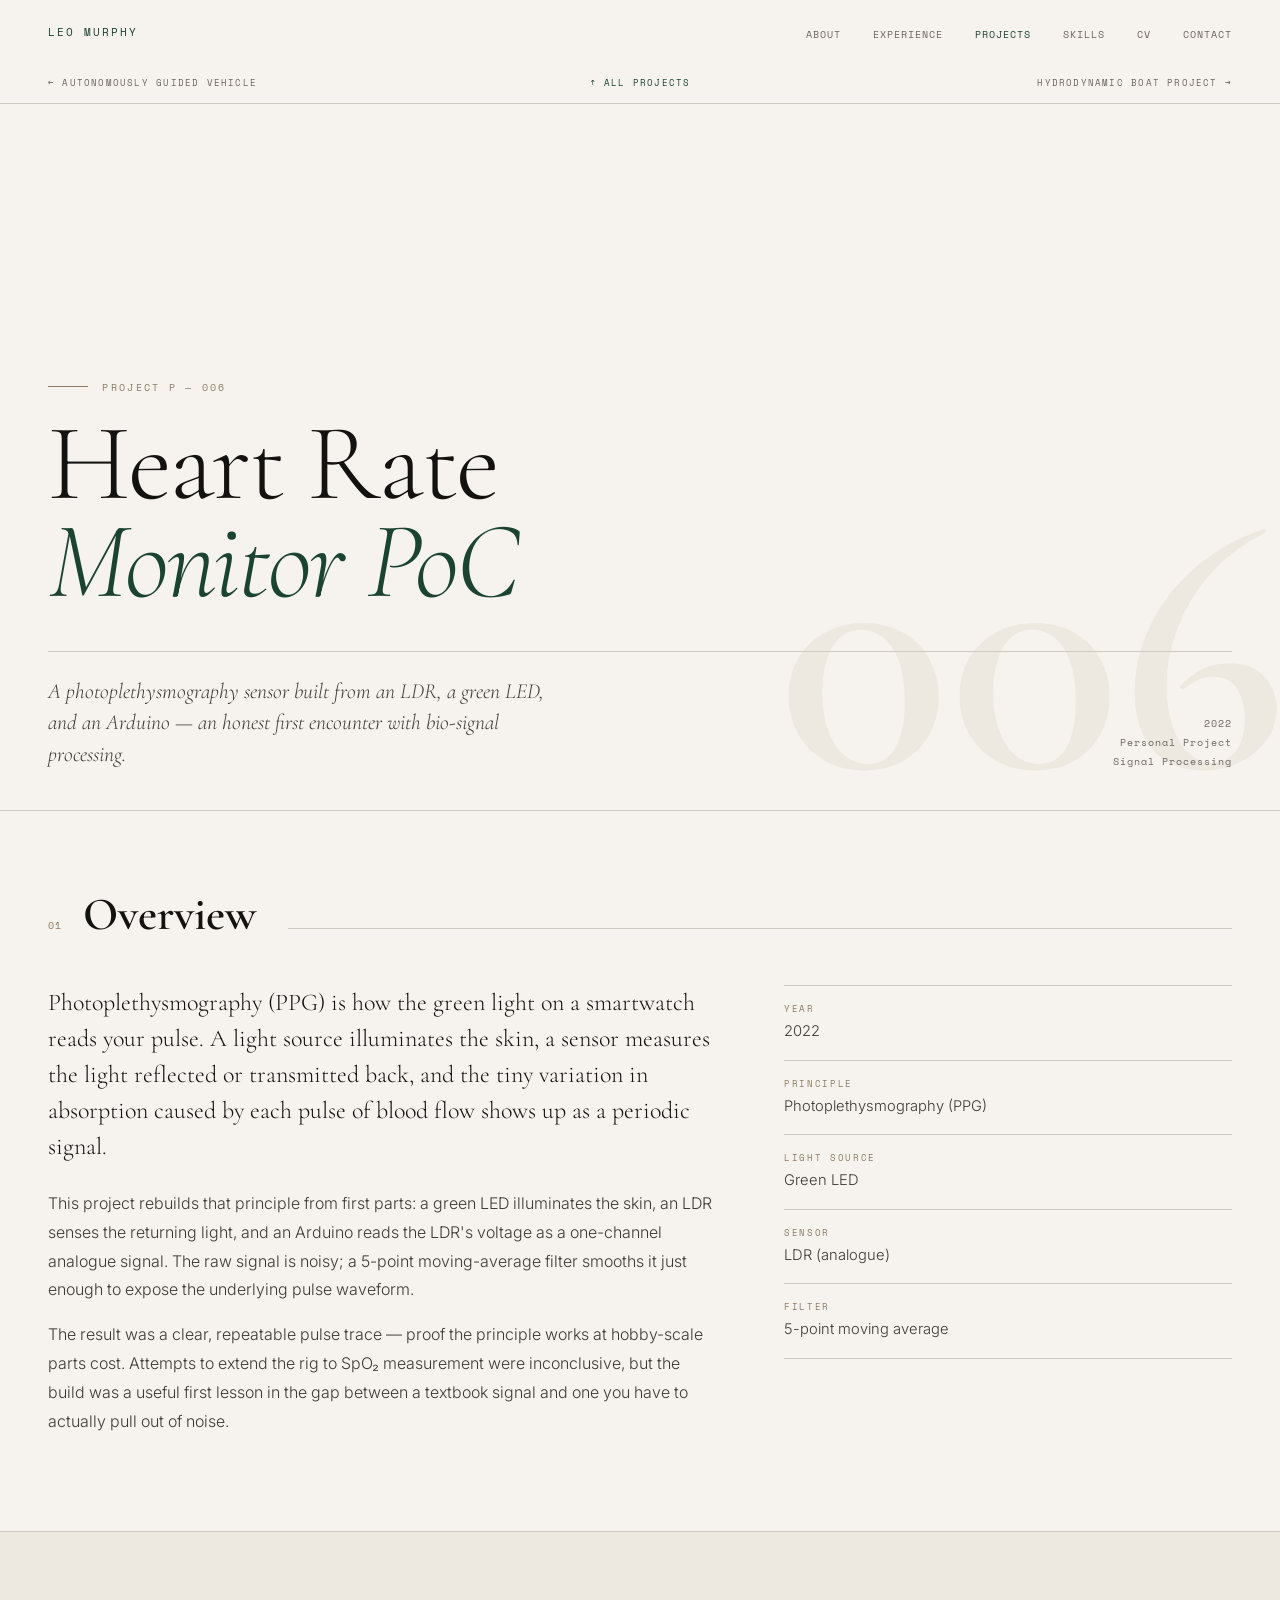
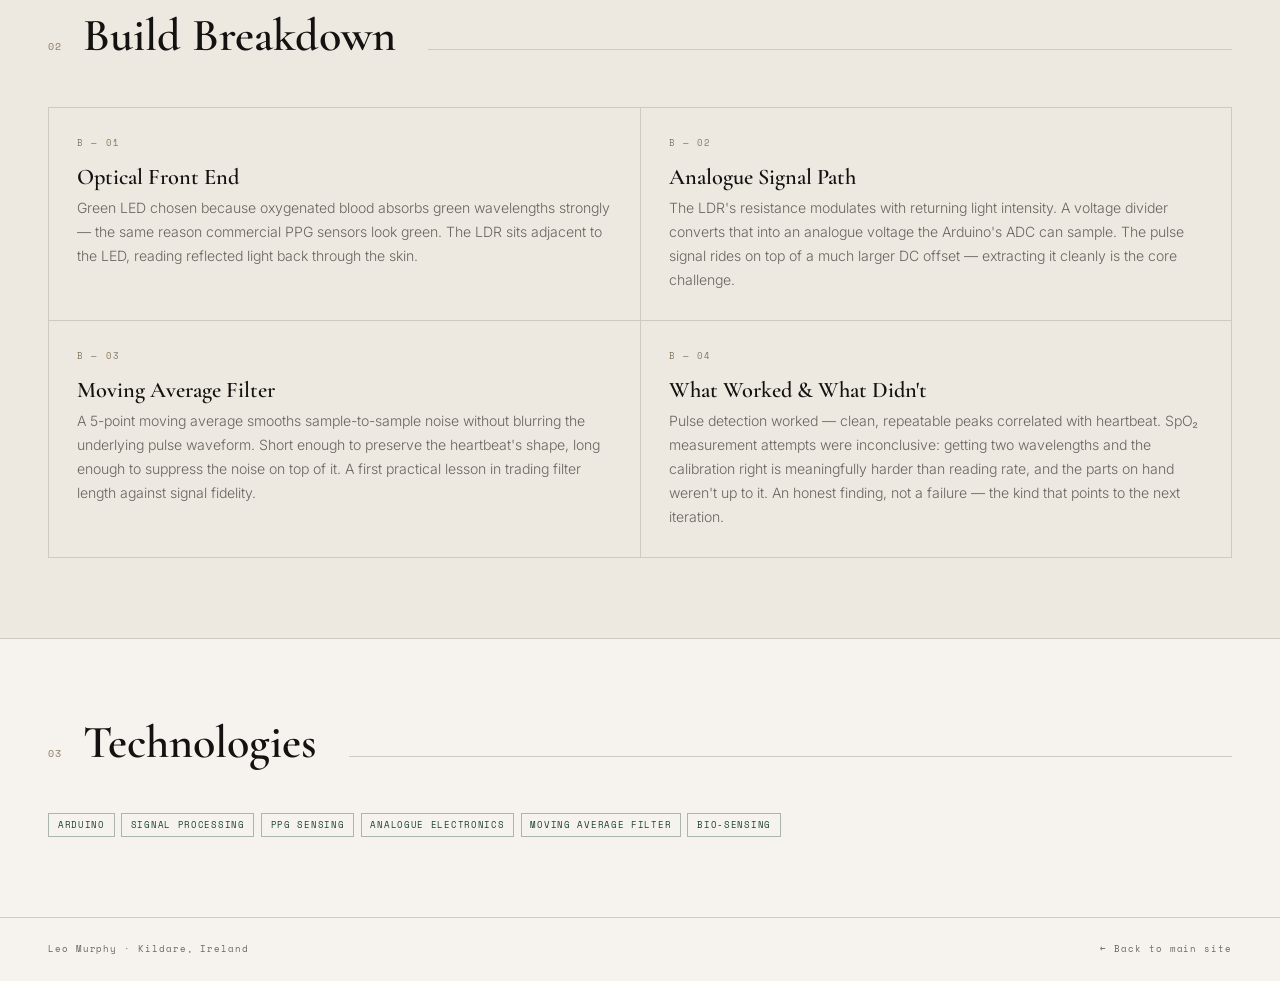
<file: project-heart-rate.html>
<!DOCTYPE html>
<html lang="en">
<head>
  <meta charset="UTF-8">
  <meta name="viewport" content="width=device-width, initial-scale=1.0">
  <title>Heart Rate Monitor Proof of Concept — Leo Murphy</title>
  <link rel="preconnect" href="https://fonts.googleapis.com">
  <link rel="preconnect" href="https://fonts.gstatic.com" crossorigin>
  <link href="https://fonts.googleapis.com/css2?family=Cormorant+Garamond:ital,wght@0,300;0,400;0,600;1,300;1,400;1,600&family=Space+Mono:ital,wght@0,400;0,700;1,400&family=Inter:wght@300;400;500&display=swap" rel="stylesheet">
  <link rel="stylesheet" href="project.css">
</head>
<body>

  <nav id="nav">
    <a class="nav-name" href="index.html">Leo Murphy</a>
    <ul class="nav-links">
      <li><a href="index.html#about">About</a></li>
      <li><a href="index.html#experience">Experience</a></li>
      <li><a href="index.html#projects" class="active">Projects</a></li>
      <li><a href="index.html#skills">Skills</a></li>
      <li><a href="cv.html">CV</a></li>
      <li><a href="index.html#contact">Contact</a></li>
    </ul>
  </nav>

  <div class="proj-topnav">
    <a class="topnav-prev" href="project-agv.html">← Autonomously Guided Vehicle</a>
    <a class="topnav-all" href="index.html#projects">↑ All Projects</a>
    <a class="topnav-next" href="project-boat.html">Hydrodynamic Boat Project →</a>
  </div>

  <section id="proj-hero">
    <div class="proj-hero-bg">006</div>
    <div class="proj-hero-content">
      <div class="proj-eyebrow">Project P — 006</div>
      <h1 class="proj-name">Heart Rate<br><em>Monitor PoC</em></h1>
    </div>
    <div class="proj-hero-bottom">
      <p class="proj-tagline">A photoplethysmography sensor built from an LDR, a green LED, and an Arduino — an honest first encounter with bio-signal processing.</p>
      <div class="proj-meta">
        <span>2022</span>
        <span>Personal Project</span>
        <span>Signal Processing</span>
      </div>
    </div>
  </section>

  <section class="proj-section">
    <div class="section-header">
      <span class="s-num">01</span>
      <h2 class="s-title">Overview</h2>
      <div class="s-rule"></div>
    </div>
    <div class="body-grid">
      <div>
        <p class="body-lead reveal">Photoplethysmography (PPG) is how the green light on a smartwatch reads your pulse. A light source illuminates the skin, a sensor measures the light reflected or transmitted back, and the tiny variation in absorption caused by each pulse of blood flow shows up as a periodic signal.</p>
        <p class="body-text reveal">This project rebuilds that principle from first parts: a green LED illuminates the skin, an LDR senses the returning light, and an Arduino reads the LDR's voltage as a one-channel analogue signal. The raw signal is noisy; a 5-point moving-average filter smooths it just enough to expose the underlying pulse waveform.</p>
        <p class="body-text reveal">The result was a clear, repeatable pulse trace — proof the principle works at hobby-scale parts cost. Attempts to extend the rig to SpO₂ measurement were inconclusive, but the build was a useful first lesson in the gap between a textbook signal and one you have to actually pull out of noise.</p>
      </div>
      <div class="body-aside reveal">
        <div class="aside-fact">
          <span class="aside-label">Year</span>
          <span class="aside-value">2022</span>
        </div>
        <div class="aside-fact">
          <span class="aside-label">Principle</span>
          <span class="aside-value">Photoplethysmography (PPG)</span>
        </div>
        <div class="aside-fact">
          <span class="aside-label">Light Source</span>
          <span class="aside-value">Green LED</span>
        </div>
        <div class="aside-fact">
          <span class="aside-label">Sensor</span>
          <span class="aside-value">LDR (analogue)</span>
        </div>
        <div class="aside-fact">
          <span class="aside-label">Filter</span>
          <span class="aside-value">5-point moving average</span>
        </div>
      </div>
    </div>
  </section>

  <section class="proj-section alt">
    <div class="section-header">
      <span class="s-num">02</span>
      <h2 class="s-title">Build Breakdown</h2>
      <div class="s-rule"></div>
    </div>
    <div class="block-list">
      <div class="block reveal">
        <div class="block-idx">B — 01</div>
        <div class="block-title">Optical Front End</div>
        <p class="block-desc">Green LED chosen because oxygenated blood absorbs green wavelengths strongly — the same reason commercial PPG sensors look green. The LDR sits adjacent to the LED, reading reflected light back through the skin.</p>
      </div>
      <div class="block reveal">
        <div class="block-idx">B — 02</div>
        <div class="block-title">Analogue Signal Path</div>
        <p class="block-desc">The LDR's resistance modulates with returning light intensity. A voltage divider converts that into an analogue voltage the Arduino's ADC can sample. The pulse signal rides on top of a much larger DC offset — extracting it cleanly is the core challenge.</p>
      </div>
      <div class="block reveal">
        <div class="block-idx">B — 03</div>
        <div class="block-title">Moving Average Filter</div>
        <p class="block-desc">A 5-point moving average smooths sample-to-sample noise without blurring the underlying pulse waveform. Short enough to preserve the heartbeat's shape, long enough to suppress the noise on top of it. A first practical lesson in trading filter length against signal fidelity.</p>
      </div>
      <div class="block reveal">
        <div class="block-idx">B — 04</div>
        <div class="block-title">What Worked &amp; What Didn't</div>
        <p class="block-desc">Pulse detection worked — clean, repeatable peaks correlated with heartbeat. SpO₂ measurement attempts were inconclusive: getting two wavelengths and the calibration right is meaningfully harder than reading rate, and the parts on hand weren't up to it. An honest finding, not a failure — the kind that points to the next iteration.</p>
      </div>
    </div>
  </section>

  <section class="proj-section">
    <div class="section-header">
      <span class="s-num">03</span>
      <h2 class="s-title">Technologies</h2>
      <div class="s-rule"></div>
    </div>
    <div class="tags-row">
      <span class="tag">Arduino</span>
      <span class="tag">Signal Processing</span>
      <span class="tag">PPG Sensing</span>
      <span class="tag">Analogue Electronics</span>
      <span class="tag">Moving Average Filter</span>
      <span class="tag">Bio-Sensing</span>
    </div>
  </section>

  <footer>
    <span>Leo Murphy · Kildare, Ireland</span>
    <a href="index.html">← Back to main site</a>
  </footer>

  <script src="project.js"></script>
</body>
</html>
</file>
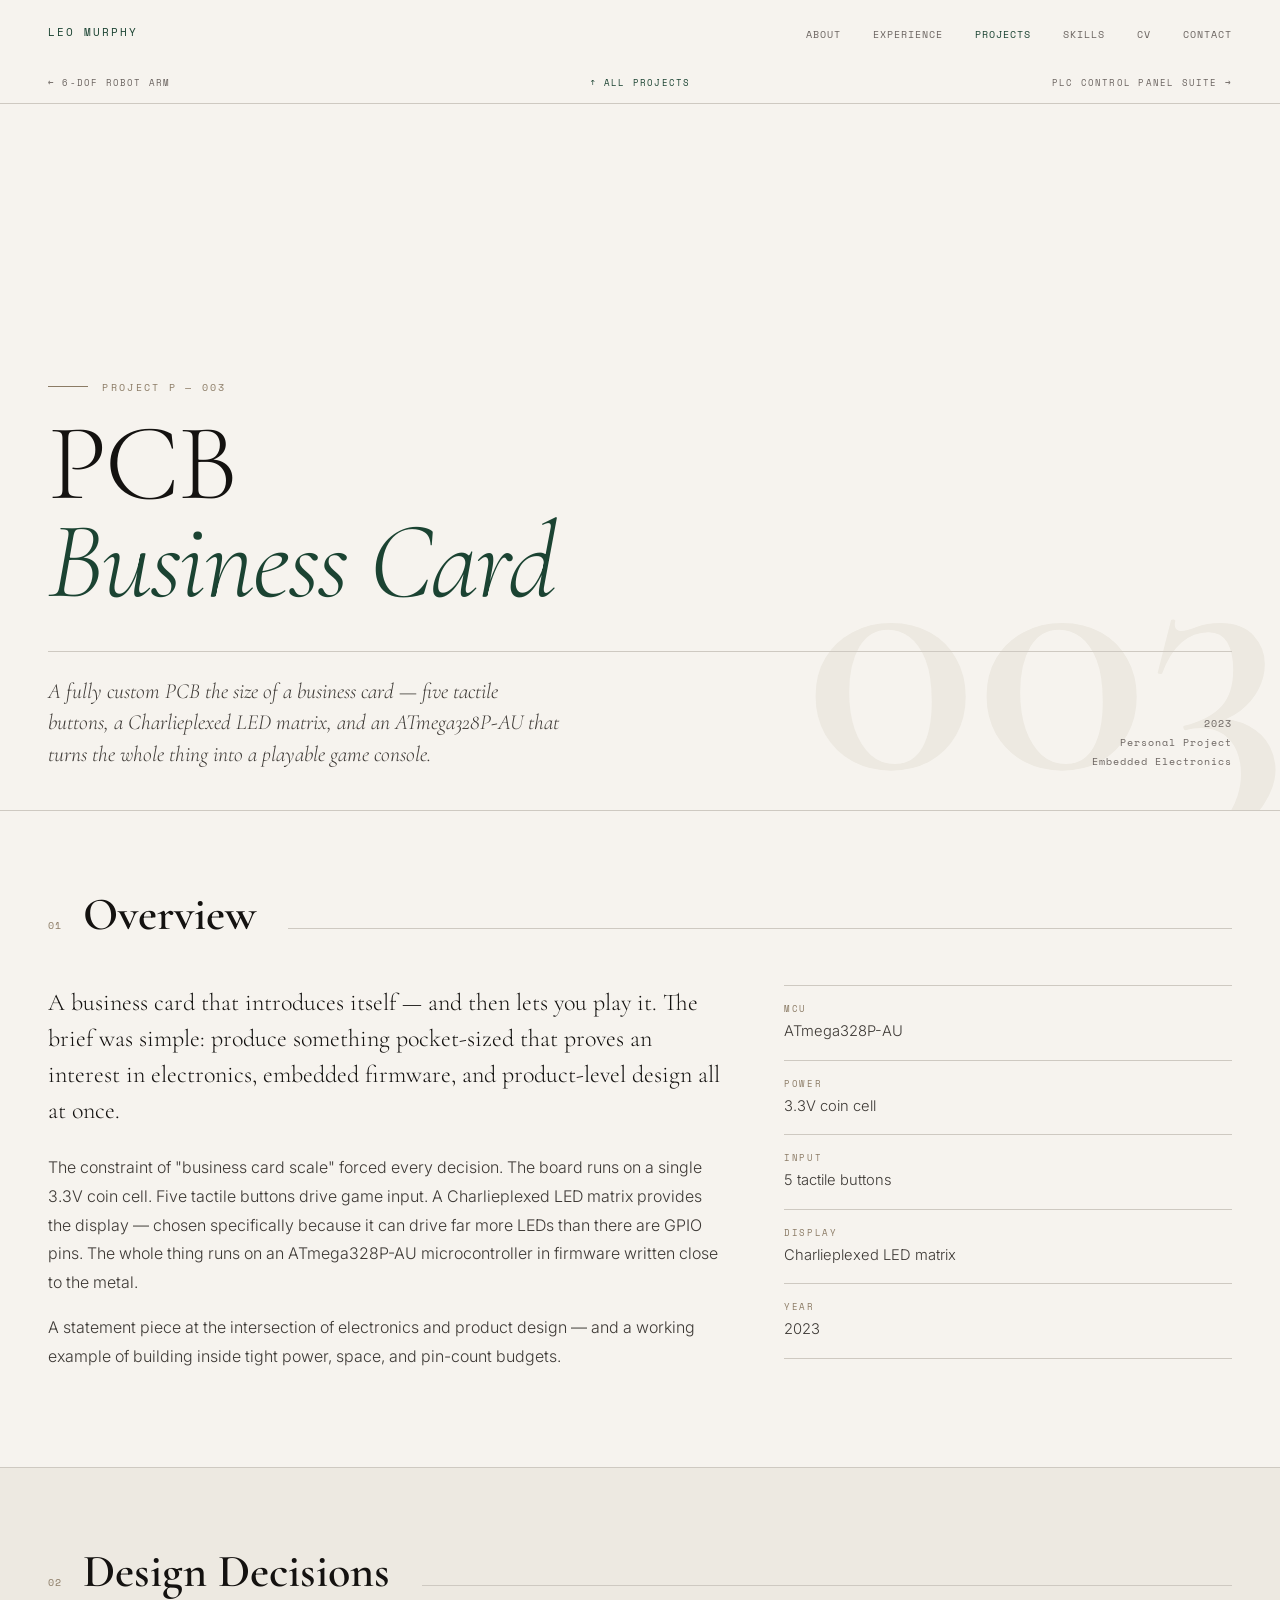
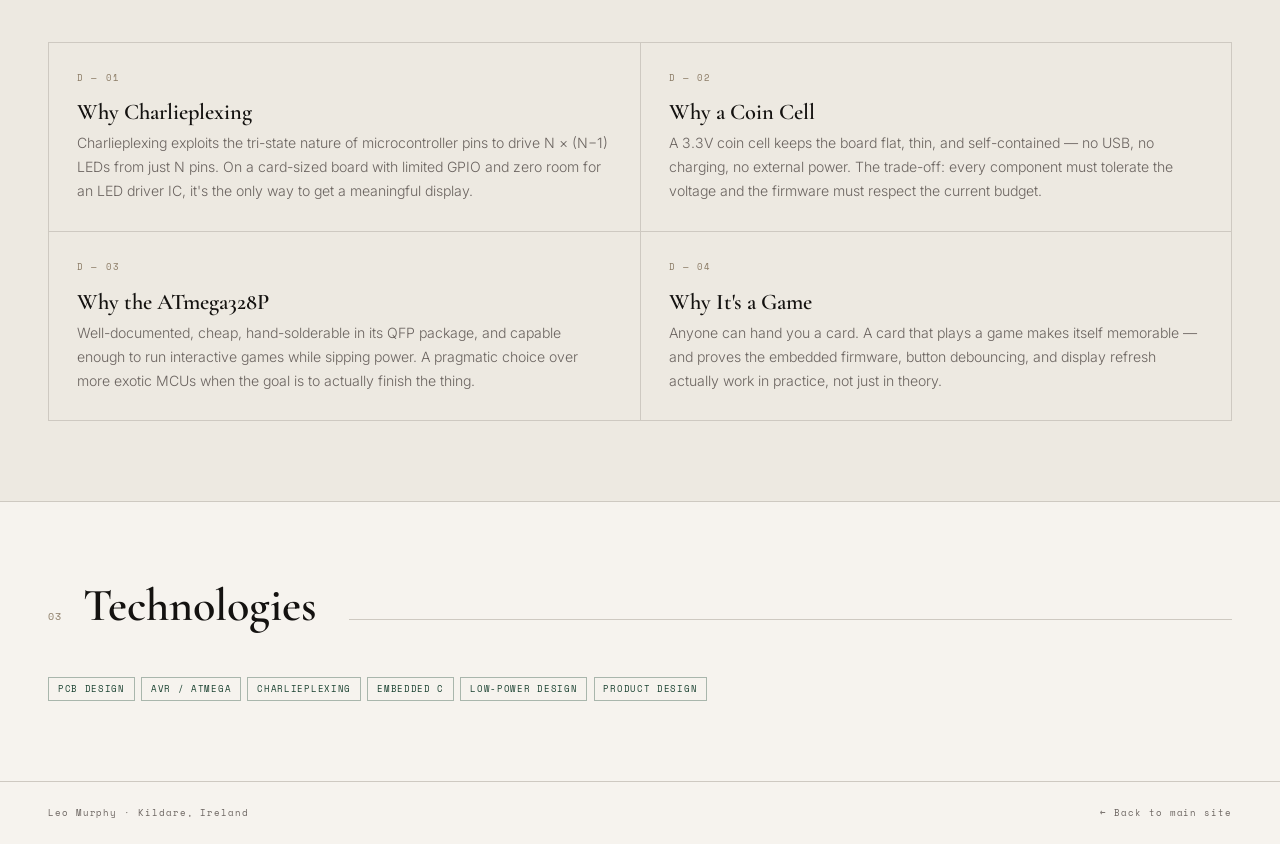
<file: project-pcb-business-card.html>
<!DOCTYPE html>
<html lang="en">
<head>
  <meta charset="UTF-8">
  <meta name="viewport" content="width=device-width, initial-scale=1.0">
  <title>PCB Business Card — Leo Murphy</title>
  <link rel="preconnect" href="https://fonts.googleapis.com">
  <link rel="preconnect" href="https://fonts.gstatic.com" crossorigin>
  <link href="https://fonts.googleapis.com/css2?family=Cormorant+Garamond:ital,wght@0,300;0,400;0,600;1,300;1,400;1,600&family=Space+Mono:ital,wght@0,400;0,700;1,400&family=Inter:wght@300;400;500&display=swap" rel="stylesheet">
  <link rel="stylesheet" href="project.css">
</head>
<body>

  <nav id="nav">
    <a class="nav-name" href="index.html">Leo Murphy</a>
    <ul class="nav-links">
      <li><a href="index.html#about">About</a></li>
      <li><a href="index.html#experience">Experience</a></li>
      <li><a href="index.html#projects" class="active">Projects</a></li>
      <li><a href="index.html#skills">Skills</a></li>
      <li><a href="cv.html">CV</a></li>
      <li><a href="index.html#contact">Contact</a></li>
    </ul>
  </nav>

  <div class="proj-topnav">
    <a class="topnav-prev" href="project-robot-arm.html">← 6-DOF Robot Arm</a>
    <a class="topnav-all" href="index.html#projects">↑ All Projects</a>
    <a class="topnav-next" href="project-control-panels.html">PLC Control Panel Suite →</a>
  </div>

  <section id="proj-hero">
    <div class="proj-hero-bg">003</div>
    <div class="proj-hero-content">
      <div class="proj-eyebrow">Project P — 003</div>
      <h1 class="proj-name">PCB<br><em>Business Card</em></h1>
    </div>
    <div class="proj-hero-bottom">
      <p class="proj-tagline">A fully custom PCB the size of a business card — five tactile buttons, a Charlieplexed LED matrix, and an ATmega328P-AU that turns the whole thing into a playable game console.</p>
      <div class="proj-meta">
        <span>2023</span>
        <span>Personal Project</span>
        <span>Embedded Electronics</span>
      </div>
    </div>
  </section>

  <section class="proj-section">
    <div class="section-header">
      <span class="s-num">01</span>
      <h2 class="s-title">Overview</h2>
      <div class="s-rule"></div>
    </div>
    <div class="body-grid">
      <div>
        <p class="body-lead reveal">A business card that introduces itself — and then lets you play it. The brief was simple: produce something pocket-sized that proves an interest in electronics, embedded firmware, and product-level design all at once.</p>
        <p class="body-text reveal">The constraint of "business card scale" forced every decision. The board runs on a single 3.3V coin cell. Five tactile buttons drive game input. A Charlieplexed LED matrix provides the display — chosen specifically because it can drive far more LEDs than there are GPIO pins. The whole thing runs on an ATmega328P-AU microcontroller in firmware written close to the metal.</p>
        <p class="body-text reveal">A statement piece at the intersection of electronics and product design — and a working example of building inside tight power, space, and pin-count budgets.</p>
      </div>
      <div class="body-aside reveal">
        <div class="aside-fact">
          <span class="aside-label">MCU</span>
          <span class="aside-value">ATmega328P-AU</span>
        </div>
        <div class="aside-fact">
          <span class="aside-label">Power</span>
          <span class="aside-value">3.3V coin cell</span>
        </div>
        <div class="aside-fact">
          <span class="aside-label">Input</span>
          <span class="aside-value">5 tactile buttons</span>
        </div>
        <div class="aside-fact">
          <span class="aside-label">Display</span>
          <span class="aside-value">Charlieplexed LED matrix</span>
        </div>
        <div class="aside-fact">
          <span class="aside-label">Year</span>
          <span class="aside-value">2023</span>
        </div>
      </div>
    </div>
  </section>

  <section class="proj-section alt">
    <div class="section-header">
      <span class="s-num">02</span>
      <h2 class="s-title">Design Decisions</h2>
      <div class="s-rule"></div>
    </div>
    <div class="block-list">
      <div class="block reveal">
        <div class="block-idx">D — 01</div>
        <div class="block-title">Why Charlieplexing</div>
        <p class="block-desc">Charlieplexing exploits the tri-state nature of microcontroller pins to drive N × (N−1) LEDs from just N pins. On a card-sized board with limited GPIO and zero room for an LED driver IC, it's the only way to get a meaningful display.</p>
      </div>
      <div class="block reveal">
        <div class="block-idx">D — 02</div>
        <div class="block-title">Why a Coin Cell</div>
        <p class="block-desc">A 3.3V coin cell keeps the board flat, thin, and self-contained — no USB, no charging, no external power. The trade-off: every component must tolerate the voltage and the firmware must respect the current budget.</p>
      </div>
      <div class="block reveal">
        <div class="block-idx">D — 03</div>
        <div class="block-title">Why the ATmega328P</div>
        <p class="block-desc">Well-documented, cheap, hand-solderable in its QFP package, and capable enough to run interactive games while sipping power. A pragmatic choice over more exotic MCUs when the goal is to actually finish the thing.</p>
      </div>
      <div class="block reveal">
        <div class="block-idx">D — 04</div>
        <div class="block-title">Why It's a Game</div>
        <p class="block-desc">Anyone can hand you a card. A card that plays a game makes itself memorable — and proves the embedded firmware, button debouncing, and display refresh actually work in practice, not just in theory.</p>
      </div>
    </div>
  </section>

  <section class="proj-section">
    <div class="section-header">
      <span class="s-num">03</span>
      <h2 class="s-title">Technologies</h2>
      <div class="s-rule"></div>
    </div>
    <div class="tags-row">
      <span class="tag">PCB Design</span>
      <span class="tag">AVR / ATmega</span>
      <span class="tag">Charlieplexing</span>
      <span class="tag">Embedded C</span>
      <span class="tag">Low-Power Design</span>
      <span class="tag">Product Design</span>
    </div>
  </section>

  <footer>
    <span>Leo Murphy · Kildare, Ireland</span>
    <a href="index.html">← Back to main site</a>
  </footer>

  <script src="project.js"></script>
</body>
</html>
</file>
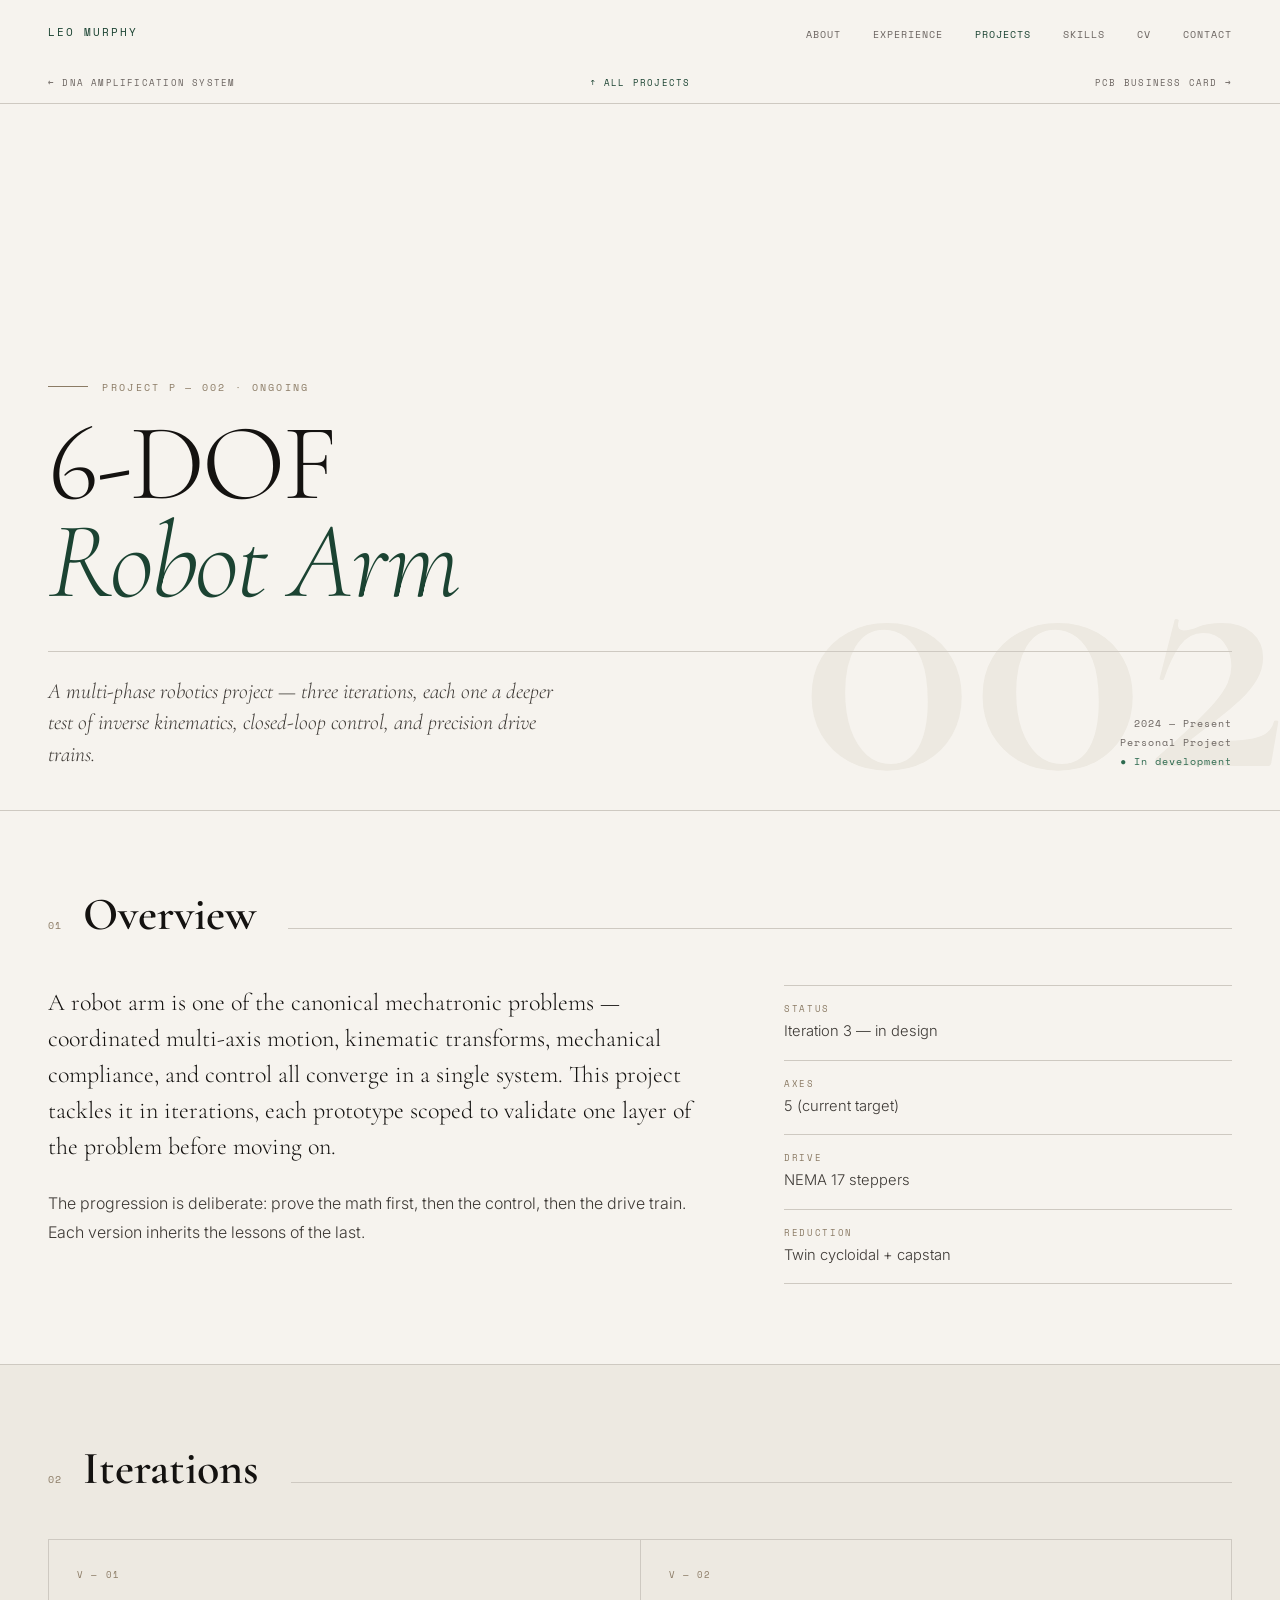
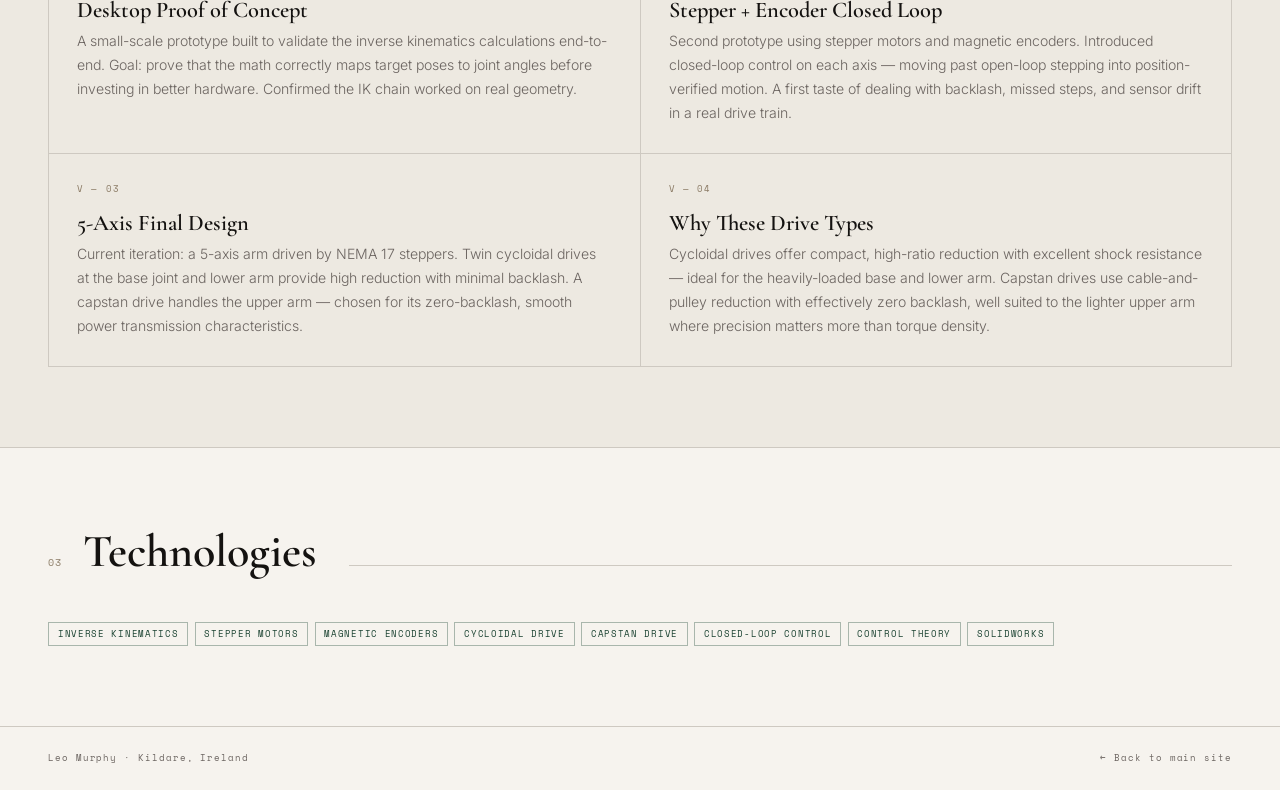
<file: project-robot-arm.html>
<!DOCTYPE html>
<html lang="en">
<head>
  <meta charset="UTF-8">
  <meta name="viewport" content="width=device-width, initial-scale=1.0">
  <title>6-DOF Robot Arm — Leo Murphy</title>
  <link rel="preconnect" href="https://fonts.googleapis.com">
  <link rel="preconnect" href="https://fonts.gstatic.com" crossorigin>
  <link href="https://fonts.googleapis.com/css2?family=Cormorant+Garamond:ital,wght@0,300;0,400;0,600;1,300;1,400;1,600&family=Space+Mono:ital,wght@0,400;0,700;1,400&family=Inter:wght@300;400;500&display=swap" rel="stylesheet">
  <link rel="stylesheet" href="project.css">
</head>
<body>

  <nav id="nav">
    <a class="nav-name" href="index.html">Leo Murphy</a>
    <ul class="nav-links">
      <li><a href="index.html#about">About</a></li>
      <li><a href="index.html#experience">Experience</a></li>
      <li><a href="index.html#projects" class="active">Projects</a></li>
      <li><a href="index.html#skills">Skills</a></li>
      <li><a href="cv.html">CV</a></li>
      <li><a href="index.html#contact">Contact</a></li>
    </ul>
  </nav>

  <div class="proj-topnav">
    <a class="topnav-prev" href="project-dna-amplification.html">← DNA Amplification System</a>
    <a class="topnav-all" href="index.html#projects">↑ All Projects</a>
    <a class="topnav-next" href="project-pcb-business-card.html">PCB Business Card →</a>
  </div>

  <section id="proj-hero">
    <div class="proj-hero-bg">002</div>
    <div class="proj-hero-content">
      <div class="proj-eyebrow">Project P — 002 · Ongoing</div>
      <h1 class="proj-name">6-DOF<br><em>Robot Arm</em></h1>
    </div>
    <div class="proj-hero-bottom">
      <p class="proj-tagline">A multi-phase robotics project — three iterations, each one a deeper test of inverse kinematics, closed-loop control, and precision drive trains.</p>
      <div class="proj-meta">
        <span>2024 — Present</span>
        <span>Personal Project</span>
        <span class="status">● In development</span>
      </div>
    </div>
  </section>

  <section class="proj-section">
    <div class="section-header">
      <span class="s-num">01</span>
      <h2 class="s-title">Overview</h2>
      <div class="s-rule"></div>
    </div>
    <div class="body-grid">
      <div>
        <p class="body-lead reveal">A robot arm is one of the canonical mechatronic problems — coordinated multi-axis motion, kinematic transforms, mechanical compliance, and control all converge in a single system. This project tackles it in iterations, each prototype scoped to validate one layer of the problem before moving on.</p>
        <p class="body-text reveal">The progression is deliberate: prove the math first, then the control, then the drive train. Each version inherits the lessons of the last.</p>
      </div>
      <div class="body-aside reveal">
        <div class="aside-fact">
          <span class="aside-label">Status</span>
          <span class="aside-value">Iteration 3 — in design</span>
        </div>
        <div class="aside-fact">
          <span class="aside-label">Axes</span>
          <span class="aside-value">5 (current target)</span>
        </div>
        <div class="aside-fact">
          <span class="aside-label">Drive</span>
          <span class="aside-value">NEMA 17 steppers</span>
        </div>
        <div class="aside-fact">
          <span class="aside-label">Reduction</span>
          <span class="aside-value">Twin cycloidal + capstan</span>
        </div>
      </div>
    </div>
  </section>

  <section class="proj-section alt">
    <div class="section-header">
      <span class="s-num">02</span>
      <h2 class="s-title">Iterations</h2>
      <div class="s-rule"></div>
    </div>
    <div class="block-list">
      <div class="block reveal">
        <div class="block-idx">V — 01</div>
        <div class="block-title">Desktop Proof of Concept</div>
        <p class="block-desc">A small-scale prototype built to validate the inverse kinematics calculations end-to-end. Goal: prove that the math correctly maps target poses to joint angles before investing in better hardware. Confirmed the IK chain worked on real geometry.</p>
      </div>
      <div class="block reveal">
        <div class="block-idx">V — 02</div>
        <div class="block-title">Stepper + Encoder Closed Loop</div>
        <p class="block-desc">Second prototype using stepper motors and magnetic encoders. Introduced closed-loop control on each axis — moving past open-loop stepping into position-verified motion. A first taste of dealing with backlash, missed steps, and sensor drift in a real drive train.</p>
      </div>
      <div class="block reveal">
        <div class="block-idx">V — 03</div>
        <div class="block-title">5-Axis Final Design</div>
        <p class="block-desc">Current iteration: a 5-axis arm driven by NEMA 17 steppers. Twin cycloidal drives at the base joint and lower arm provide high reduction with minimal backlash. A capstan drive handles the upper arm — chosen for its zero-backlash, smooth power transmission characteristics.</p>
      </div>
      <div class="block reveal">
        <div class="block-idx">V — 04</div>
        <div class="block-title">Why These Drive Types</div>
        <p class="block-desc">Cycloidal drives offer compact, high-ratio reduction with excellent shock resistance — ideal for the heavily-loaded base and lower arm. Capstan drives use cable-and-pulley reduction with effectively zero backlash, well suited to the lighter upper arm where precision matters more than torque density.</p>
      </div>
    </div>
  </section>

  <section class="proj-section">
    <div class="section-header">
      <span class="s-num">03</span>
      <h2 class="s-title">Technologies</h2>
      <div class="s-rule"></div>
    </div>
    <div class="tags-row">
      <span class="tag">Inverse Kinematics</span>
      <span class="tag">Stepper Motors</span>
      <span class="tag">Magnetic Encoders</span>
      <span class="tag">Cycloidal Drive</span>
      <span class="tag">Capstan Drive</span>
      <span class="tag">Closed-Loop Control</span>
      <span class="tag">Control Theory</span>
      <span class="tag">SolidWorks</span>
    </div>
  </section>

  <footer>
    <span>Leo Murphy · Kildare, Ireland</span>
    <a href="index.html">← Back to main site</a>
  </footer>

  <script src="project.js"></script>
</body>
</html>
</file>
<file: project.css>
:root {
  --bg:       #F6F3EE;
  --bg-alt:   #EDE9E1;
  --ink:      #141210;
  --ink-mid:  #3D3935;
  --green:    #1B4332;
  --green-2:  #2D6A4F;
  --tan:      #8B7B65;
  --rule:     #CEC9C1;
  --muted:    #6B6460;
}

*, *::before, *::after { box-sizing: border-box; margin: 0; padding: 0; }

html { scroll-behavior: smooth; }

body {
  background: var(--bg);
  color: var(--ink);
  font-family: 'Inter', sans-serif;
  font-weight: 300;
  line-height: 1.6;
  overflow-x: hidden;
}

/* ── NAV ── */
nav {
  position: fixed;
  inset: 0 0 auto;
  z-index: 100;
  display: flex;
  justify-content: space-between;
  align-items: center;
  padding: 1.25rem 3rem;
  transition: background 0.3s, border-color 0.3s;
  border-bottom: 1px solid transparent;
}
nav.scrolled {
  background: var(--bg);
  border-color: var(--rule);
}
.nav-name {
  font-family: 'Space Mono', monospace;
  font-size: 0.68rem;
  letter-spacing: 0.18em;
  text-transform: uppercase;
  color: var(--green);
  text-decoration: none;
}
.nav-links {
  display: flex;
  gap: 2rem;
  list-style: none;
}
.nav-links a {
  font-family: 'Space Mono', monospace;
  font-size: 0.63rem;
  letter-spacing: 0.1em;
  text-transform: uppercase;
  color: var(--muted);
  text-decoration: none;
  transition: color 0.2s;
}
.nav-links a:hover { color: var(--green); }
.nav-links a.active { color: var(--green); }

/* ── TOP PROJECT NAV (sticky) ── */
.proj-topnav {
  position: fixed;
  top: 4rem;
  left: 0;
  right: 0;
  z-index: 50;
  padding: 0.75rem 3rem;
  background: var(--bg);
  border-bottom: 1px solid var(--rule);
  display: grid;
  grid-template-columns: 1fr auto 1fr;
  gap: 1.5rem;
  align-items: center;
}
.proj-topnav a {
  font-family: 'Space Mono', monospace;
  font-size: 0.58rem;
  letter-spacing: 0.13em;
  text-transform: uppercase;
  color: var(--muted);
  text-decoration: none;
  transition: color 0.2s;
  white-space: nowrap;
  overflow: hidden;
  text-overflow: ellipsis;
  min-width: 0;
}
.proj-topnav a:hover { color: var(--green); }
.proj-topnav .topnav-all {
  color: var(--green);
  justify-self: center;
}
.proj-topnav .topnav-prev { justify-self: start; }
.proj-topnav .topnav-next { justify-self: end; text-align: right; }

/* ── HERO ── */
#proj-hero {
  min-height: 90svh;
  display: grid;
  grid-template-rows: 1fr auto;
  padding: 7.5rem 3rem 0;
  position: relative;
  overflow: hidden;
}
.proj-hero-bg {
  position: absolute;
  bottom: -0.06em;
  right: -0.02em;
  font-family: 'Cormorant Garamond', serif;
  font-size: 28vw;
  font-weight: 600;
  color: var(--bg-alt);
  line-height: 1;
  pointer-events: none;
  user-select: none;
  z-index: 0;
}
.proj-hero-content {
  position: relative;
  z-index: 1;
  display: flex;
  flex-direction: column;
  justify-content: flex-end;
  padding-bottom: 2.5rem;
  max-width: 60rem;
}
.proj-eyebrow {
  font-family: 'Space Mono', monospace;
  font-size: 0.65rem;
  letter-spacing: 0.22em;
  text-transform: uppercase;
  color: var(--tan);
  margin-bottom: 1.25rem;
  display: flex;
  align-items: center;
  gap: 0.9rem;
}
.proj-eyebrow::before {
  content: '';
  display: block;
  width: 2.5rem;
  height: 1px;
  background: var(--tan);
}
h1.proj-name {
  font-family: 'Cormorant Garamond', serif;
  font-size: clamp(3rem, 8.5vw, 8rem);
  font-weight: 300;
  line-height: 0.9;
  letter-spacing: -0.02em;
  color: var(--ink);
}
h1.proj-name em {
  font-style: italic;
  color: var(--green);
}
.proj-hero-bottom {
  position: relative;
  z-index: 1;
  display: flex;
  justify-content: space-between;
  align-items: flex-end;
  border-top: 1px solid var(--rule);
  padding: 1.5rem 0 2.5rem;
  gap: 2rem;
  flex-wrap: wrap;
}
.proj-tagline {
  font-family: 'Cormorant Garamond', serif;
  font-size: 1.35rem;
  font-style: italic;
  font-weight: 300;
  color: var(--ink-mid);
  max-width: 32rem;
  line-height: 1.45;
}
.proj-meta {
  display: flex;
  flex-direction: column;
  align-items: flex-end;
  gap: 0.2rem;
  flex-shrink: 0;
}
.proj-meta span {
  font-family: 'Space Mono', monospace;
  font-size: 0.62rem;
  letter-spacing: 0.1em;
  color: var(--muted);
}
.proj-meta span.status {
  color: var(--green-2);
}

/* ── SECTIONS ── */
section.proj-section {
  padding: 5rem 3rem;
  border-top: 1px solid var(--rule);
}
section.proj-section.alt {
  background: var(--bg-alt);
}
section.proj-section.dark {
  background: var(--green);
  color: var(--bg);
}
section.proj-section.dark .s-title { color: var(--bg); }
section.proj-section.dark .s-num   { color: rgba(246,243,238,0.35); }
section.proj-section.dark .s-rule  { background: rgba(246,243,238,0.12); }
section.proj-section.dark .body-text { color: rgba(246,243,238,0.85); }
section.proj-section.dark .body-lead { color: var(--bg); }

.section-header {
  display: flex;
  align-items: baseline;
  gap: 1.25rem;
  margin-bottom: 3rem;
}
.s-num {
  font-family: 'Space Mono', monospace;
  font-size: 0.6rem;
  letter-spacing: 0.15em;
  color: var(--tan);
  flex-shrink: 0;
}
.s-title {
  font-family: 'Cormorant Garamond', serif;
  font-size: clamp(1.8rem, 3.6vw, 2.9rem);
  font-weight: 600;
  line-height: 1;
  color: var(--ink);
}
.s-rule {
  flex: 1;
  height: 1px;
  background: var(--rule);
  margin-left: 0.75rem;
}

/* ── BODY CONTENT ── */
.body-grid {
  display: grid;
  grid-template-columns: 1.2fr 0.8fr;
  gap: 4rem;
  align-items: start;
}
.body-lead {
  font-family: 'Cormorant Garamond', serif;
  font-size: 1.5rem;
  font-weight: 300;
  color: var(--ink);
  line-height: 1.5;
  margin-bottom: 1.5rem;
}
.body-text {
  font-size: 1rem;
  color: var(--ink-mid);
  line-height: 1.8;
  margin-bottom: 1rem;
  max-width: 42rem;
}
.body-aside {
  display: flex;
  flex-direction: column;
  gap: 0;
}
.aside-fact {
  padding: 1rem 0;
  border-bottom: 1px solid var(--rule);
  display: grid;
  gap: 0.2rem;
}
.aside-fact:first-child { border-top: 1px solid var(--rule); }
.aside-label {
  font-family: 'Space Mono', monospace;
  font-size: 0.58rem;
  letter-spacing: 0.18em;
  text-transform: uppercase;
  color: var(--tan);
}
.aside-value {
  font-size: 0.92rem;
  color: var(--ink-mid);
}

/* ── BLOCK LIST (system architecture, components) ── */
.block-list {
  display: grid;
  grid-template-columns: repeat(2, 1fr);
  border-top: 1px solid var(--rule);
  border-left: 1px solid var(--rule);
}
section.proj-section.dark .block-list {
  border-color: rgba(246,243,238,0.12);
}
.block {
  padding: 1.75rem 1.75rem;
  border-right: 1px solid var(--rule);
  border-bottom: 1px solid var(--rule);
}
section.proj-section.dark .block {
  border-color: rgba(246,243,238,0.12);
}
.block-idx {
  font-family: 'Space Mono', monospace;
  font-size: 0.55rem;
  letter-spacing: 0.13em;
  color: var(--tan);
  margin-bottom: 0.9rem;
}
section.proj-section.dark .block-idx {
  color: rgba(246,243,238,0.45);
}
.block-title {
  font-family: 'Cormorant Garamond', serif;
  font-size: 1.4rem;
  font-weight: 600;
  color: var(--ink);
  line-height: 1.15;
  margin-bottom: 0.4rem;
}
section.proj-section.dark .block-title {
  color: var(--bg);
}
.block-desc {
  font-size: 0.88rem;
  color: var(--muted);
  line-height: 1.7;
}
section.proj-section.dark .block-desc {
  color: rgba(246,243,238,0.7);
}

/* ── TAGS ── */
.tags-row {
  display: flex;
  flex-wrap: wrap;
  gap: 0.4rem;
}
.tag {
  font-family: 'Space Mono', monospace;
  font-size: 0.55rem;
  letter-spacing: 0.08em;
  text-transform: uppercase;
  color: var(--green);
  border: 1px solid rgba(27,67,50,0.35);
  padding: 0.25rem 0.55rem;
}
section.proj-section.dark .tag {
  color: var(--bg);
  border-color: rgba(246,243,238,0.35);
}

/* ── PROJECT NAV (prev/next) ── */
.proj-nav {
  display: grid;
  grid-template-columns: 1fr 1fr;
  border-top: 1px solid var(--rule);
}
.proj-nav a {
  padding: 2.5rem 3rem;
  text-decoration: none;
  color: var(--ink);
  display: flex;
  flex-direction: column;
  gap: 0.4rem;
  transition: background 0.2s;
}
.proj-nav a:hover { background: var(--bg-alt); }
.proj-nav a + a {
  border-left: 1px solid var(--rule);
  text-align: right;
  align-items: flex-end;
}
.proj-nav .pn-label {
  font-family: 'Space Mono', monospace;
  font-size: 0.58rem;
  letter-spacing: 0.18em;
  text-transform: uppercase;
  color: var(--tan);
}
.proj-nav .pn-title {
  font-family: 'Cormorant Garamond', serif;
  font-size: 1.4rem;
  font-weight: 600;
  color: var(--green);
  line-height: 1.15;
}

/* ── FOOTER ── */
footer {
  padding: 1.5rem 3rem;
  border-top: 1px solid var(--rule);
  display: flex;
  justify-content: space-between;
  align-items: center;
}
footer span, footer a {
  font-family: 'Space Mono', monospace;
  font-size: 0.58rem;
  letter-spacing: 0.1em;
  color: var(--muted);
  text-decoration: none;
}
footer a:hover { color: var(--green); }

/* ── REVEAL ANIMATION ── */
.reveal {
  opacity: 0;
  transform: translateY(18px);
  transition: opacity 0.7s ease, transform 0.7s ease;
}
.reveal.in { opacity: 1; transform: none; }

/* ── RESPONSIVE ── */
@media (max-width: 860px) {
  nav { padding: 1rem 1.5rem; }
  .nav-links { display: none; }
  .proj-topnav {
    padding: 0.65rem 1.5rem;
    top: 3.25rem;
    gap: 0.75rem;
  }
  .proj-topnav a { font-size: 0.52rem; letter-spacing: 0.1em; }
  section.proj-section { padding: 4rem 1.5rem; }
  #proj-hero { padding: 6.5rem 1.5rem 0; }
  .proj-hero-bg { font-size: 40vw; }
  .body-grid { grid-template-columns: 1fr; gap: 2rem; }
  .block-list { grid-template-columns: 1fr; }
  .proj-hero-bottom { flex-direction: column; align-items: flex-start; gap: 1rem; }
  .proj-meta { align-items: flex-start; }
  .proj-nav { grid-template-columns: 1fr; }
  .proj-nav a + a { border-left: none; border-top: 1px solid var(--rule); text-align: left; align-items: flex-start; }
  footer { padding: 1.5rem; }
}
</file>
